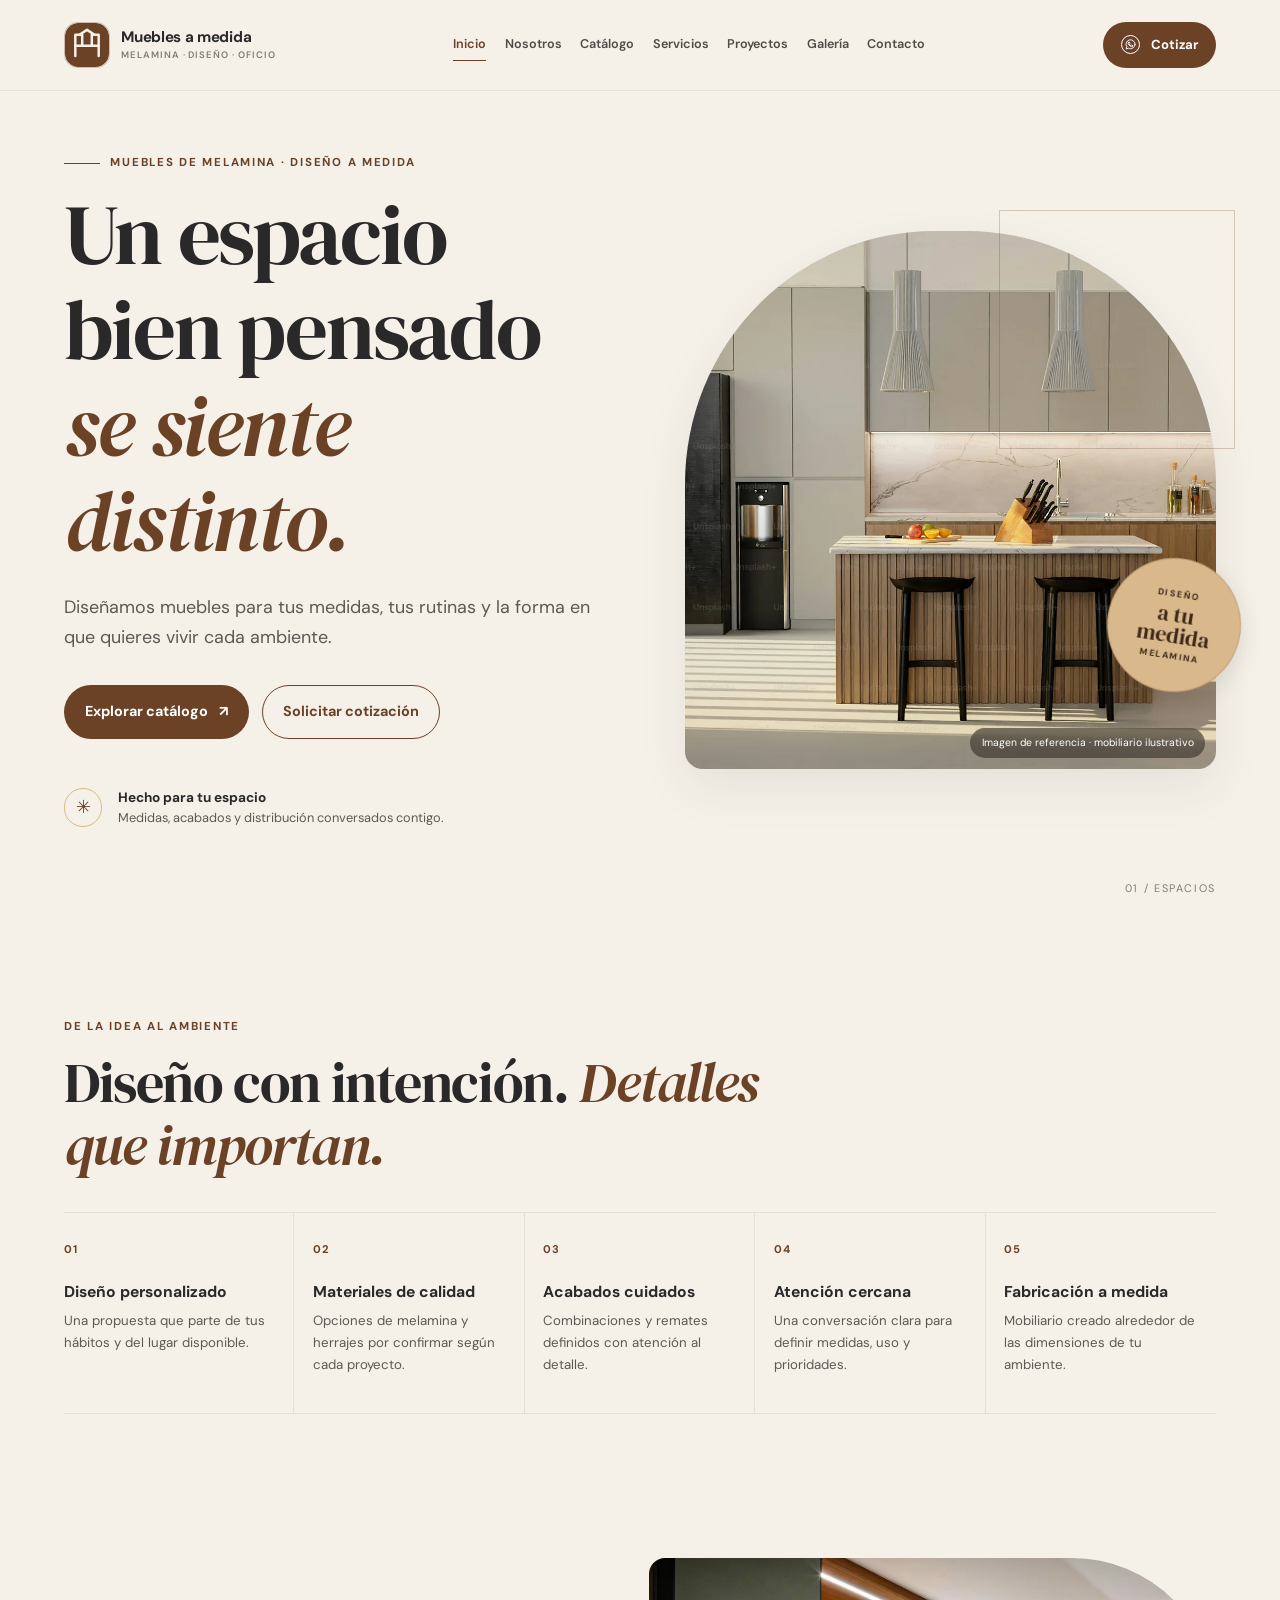
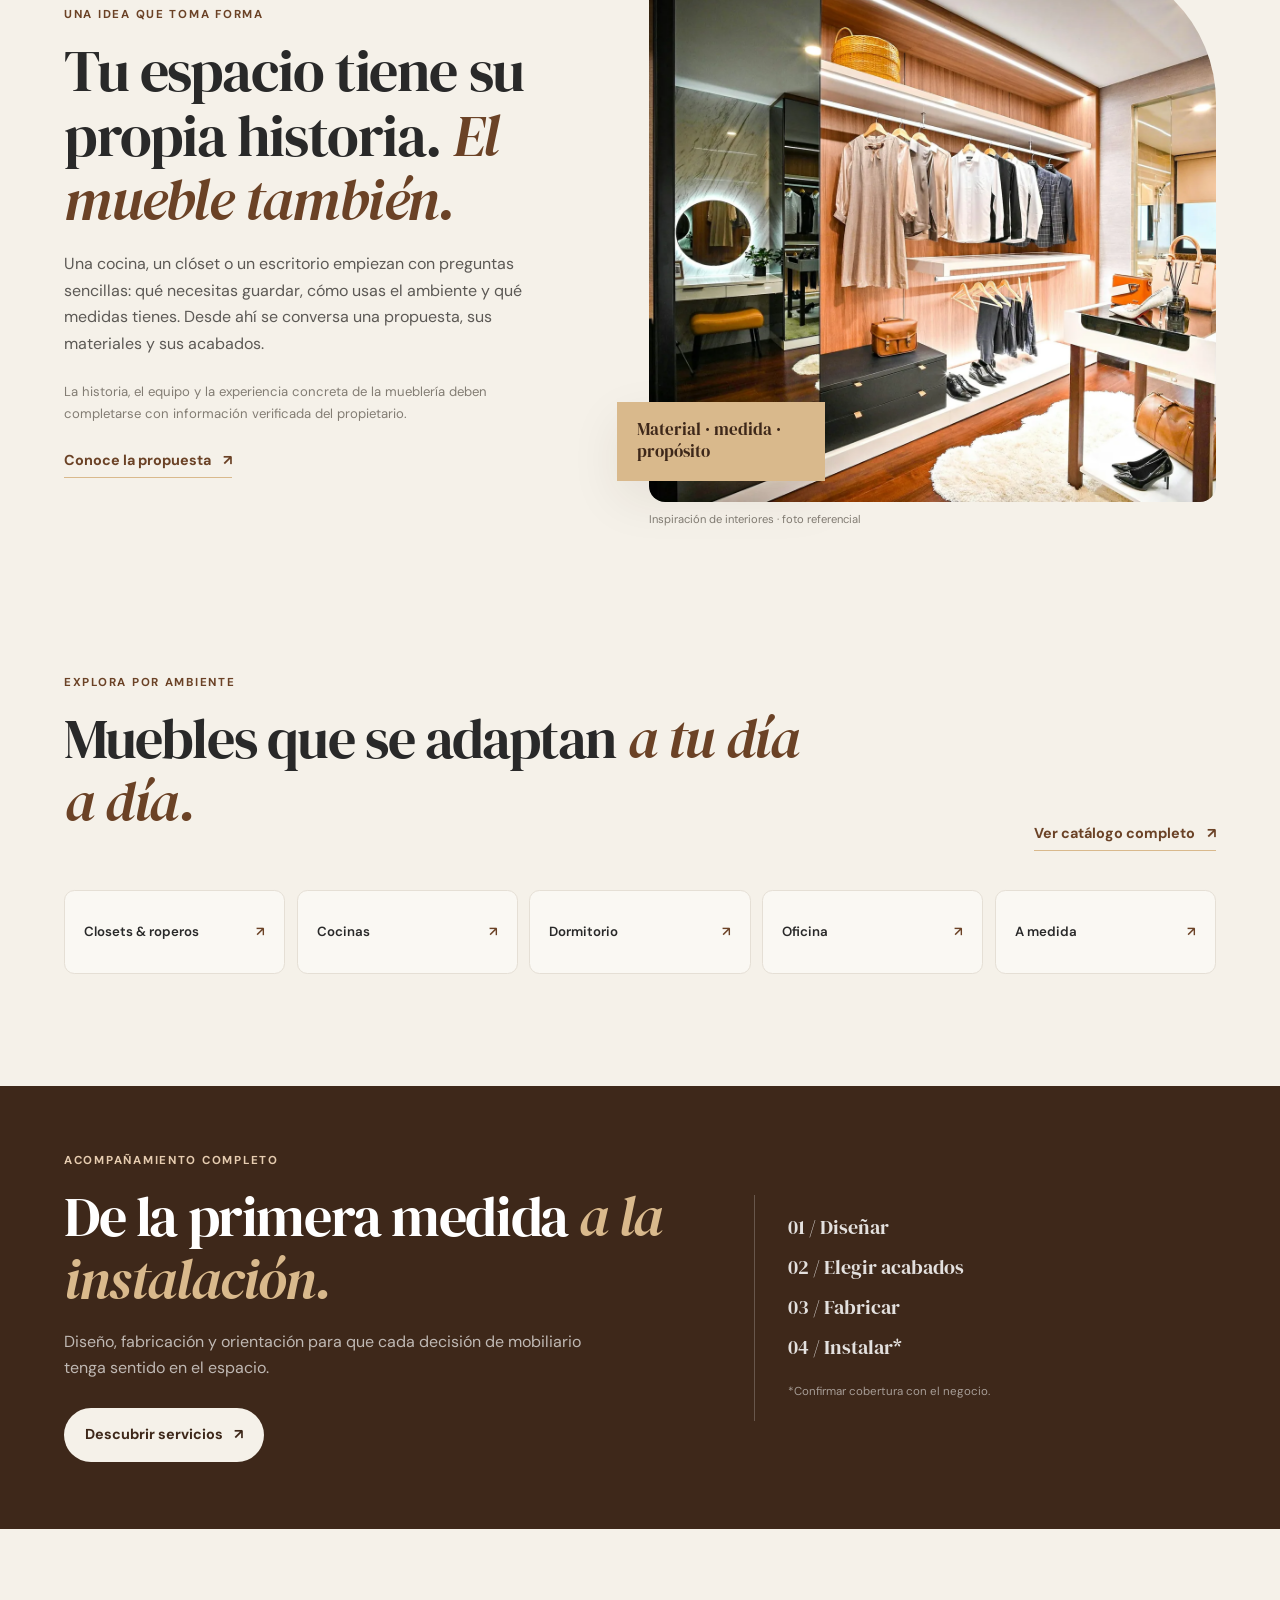
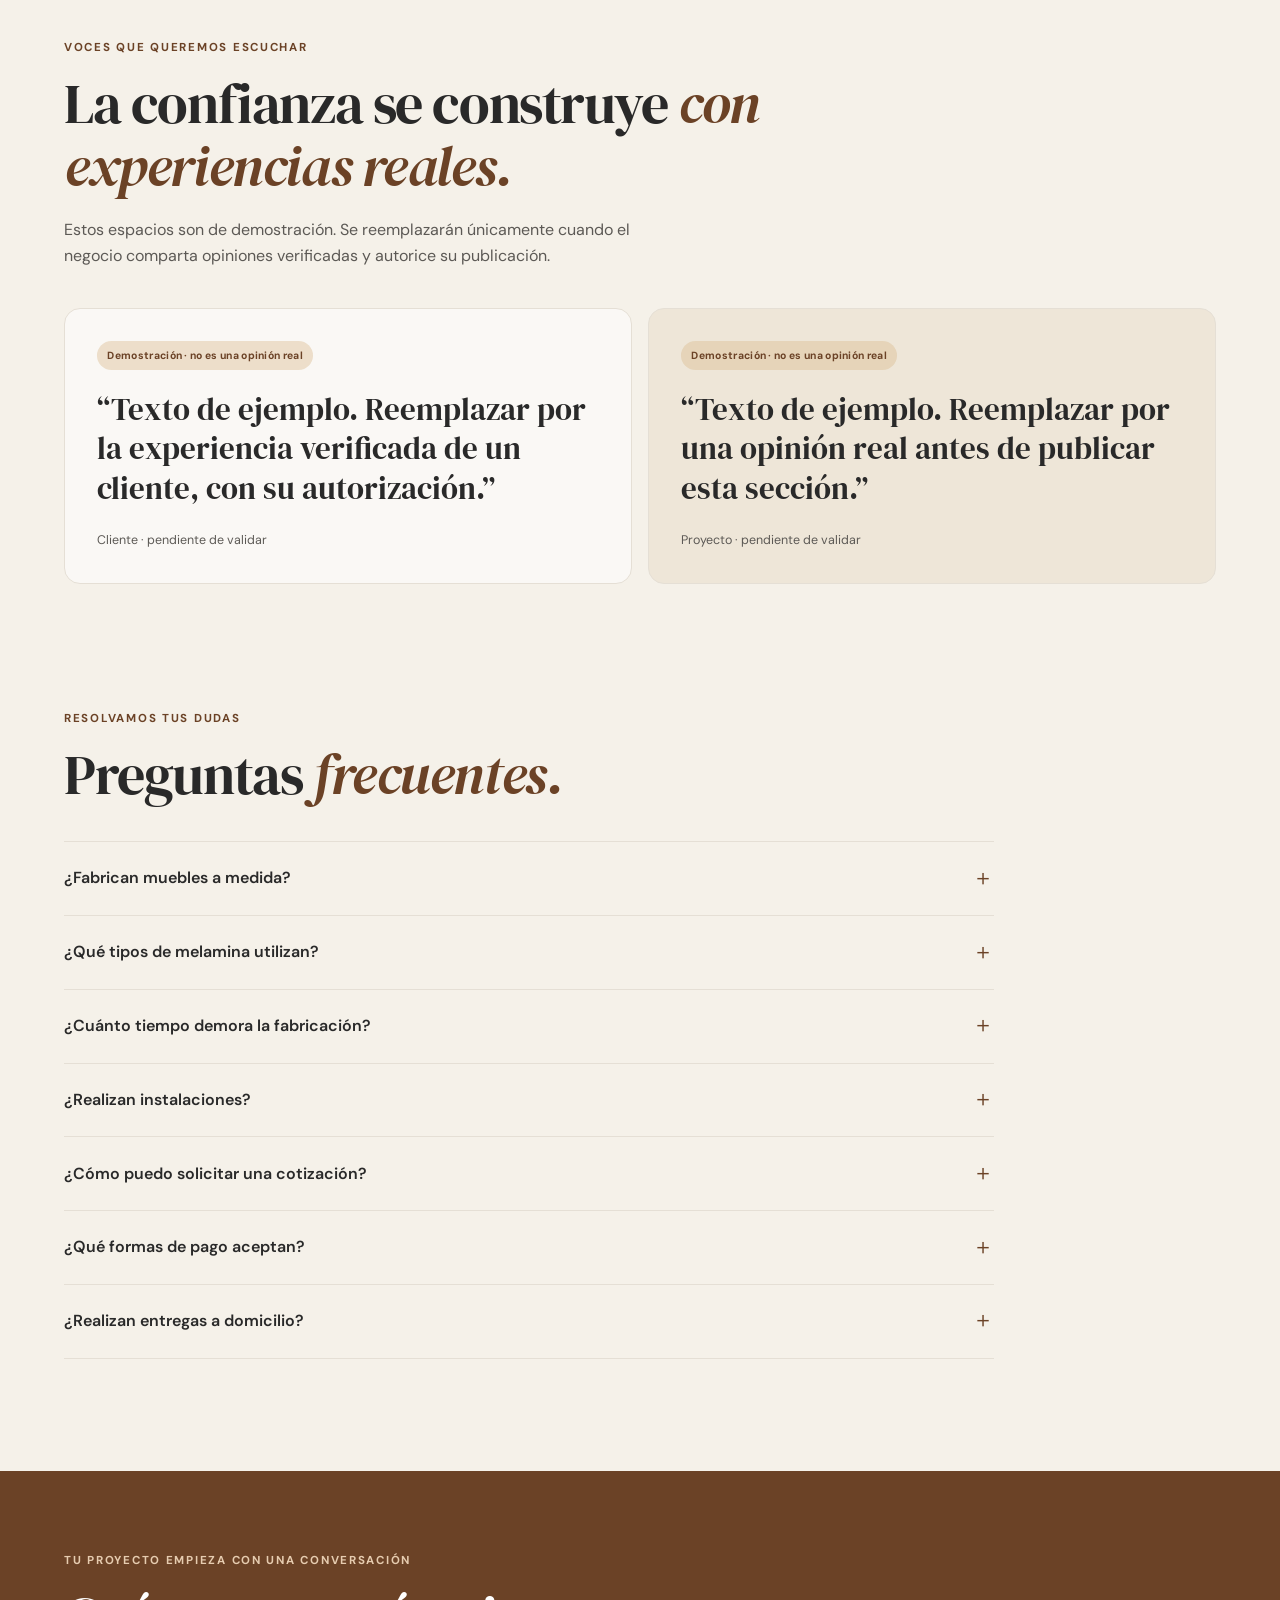
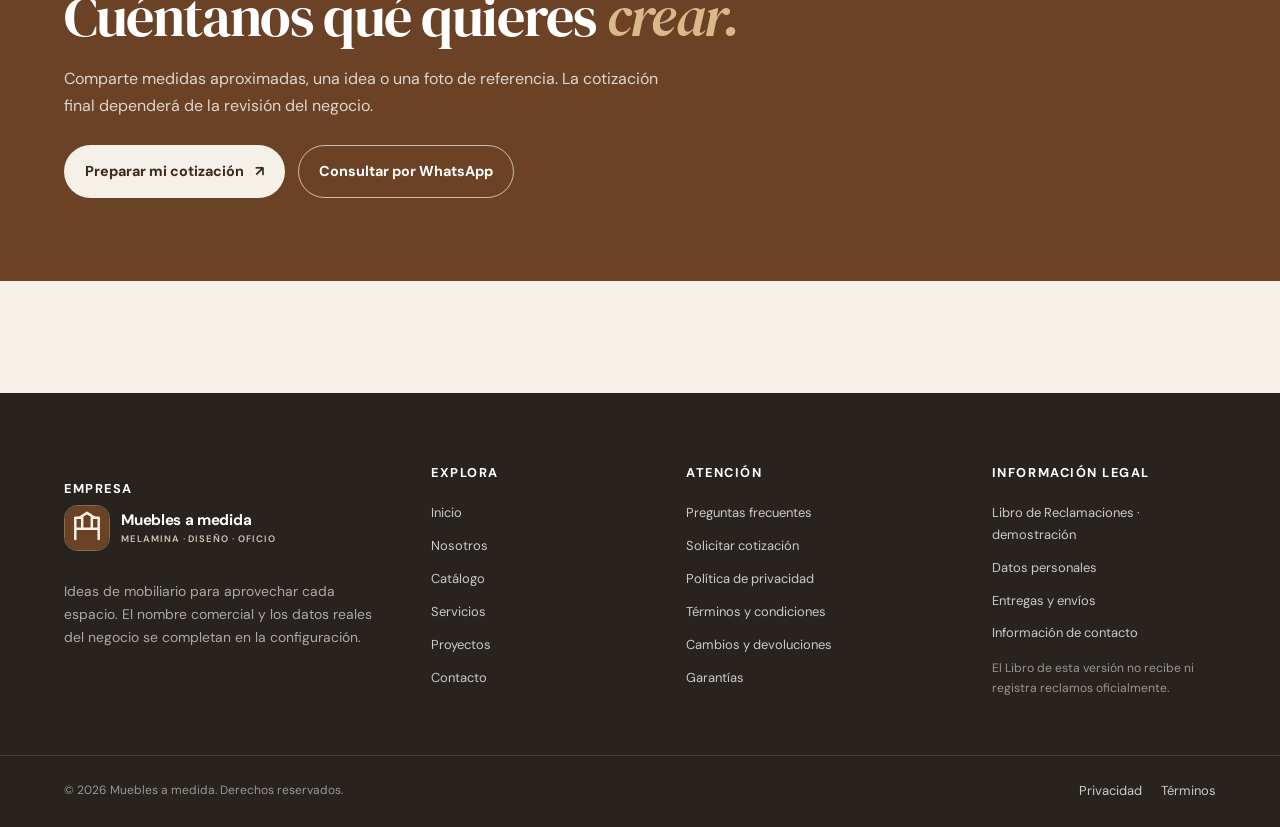
<file: index.html>
<!doctype html>
<html lang="es-PE">
<head>
<meta charset="utf-8"><meta name="viewport" content="width=device-width, initial-scale=1, viewport-fit=cover">
<title>Fabricación de Muebles de Melamina a Medida | Mueblería</title><meta name="description" content="Muebles de melamina para cocinas, closets, dormitorios y oficinas. Ideas a medida, catálogo referencial y cotización personalizada en Perú."><meta name="keywords" content="muebles de melamina, muebles a medida, cocinas de melamina, roperos y closets, muebles para oficina"><meta name="theme-color" content="#f5f1e9">
<meta property="og:type" content="website"><meta property="og:title" content="Fabricación de Muebles de Melamina a Medida | Mueblería"><meta property="og:description" content="Muebles de melamina para cocinas, closets, dormitorios y oficinas. Ideas a medida, catálogo referencial y cotización personalizada en Perú."><meta property="og:site_name" content="Muebles de melamina a medida"><meta name="twitter:card" content="summary"><meta name="twitter:title" content="Fabricación de Muebles de Melamina a Medida | Mueblería"><meta name="twitter:description" content="Muebles de melamina para cocinas, closets, dormitorios y oficinas. Ideas a medida, catálogo referencial y cotización personalizada en Perú.">
<link rel="icon" href="assets/logo/monograma.svg" type="image/svg+xml"><link rel="preconnect" href="https://fonts.googleapis.com"><link rel="preconnect" href="https://fonts.gstatic.com" crossorigin><link href="https://fonts.googleapis.com/css2?family=DM+Sans:wght@400;500;600;700&family=DM+Serif+Display&display=swap" rel="stylesheet">
<link rel="stylesheet" href="css/style.css"><link rel="stylesheet" href="css/componentes.css"><link rel="stylesheet" href="css/responsive.css"><script defer src="js/configuracion.js"></script><script defer src="js/productos.js"></script><script defer src="js/formularios.js"></script><script defer src="js/catalogo.js"></script><script defer src="js/main.js"></script>
</head><body data-base="" data-page="home"><a class="skip-link" href="#contenido">Saltar al contenido</a>
<header class="site-header"><div class="header-inner">
<a class="brand" href="index.html" aria-label="Ir al inicio de muebles a medida"><span class="brand-mark" data-brand-logo aria-hidden="true"><svg viewBox="0 0 48 48"><path d="M8 37V12h12v12h8V12h12v25M8 24h12m8 0h12M14 12l10-6 10 6"/></svg></span><span class="brand-copy"><strong data-brand-name>Muebles a medida</strong><small>Melamina · diseño · oficio</small></span></a>
<button class="nav-toggle" type="button" aria-expanded="false" aria-controls="primary-navigation" aria-label="Abrir menú"><span></span><span></span><span></span></button>
<nav class="primary-nav" id="primary-navigation" aria-label="Navegación principal"><a class="nav-link" href="index.html" aria-current="page">Inicio</a><a class="nav-link" href="nosotros.html">Nosotros</a><a class="nav-link" href="catalogo.html">Catálogo</a><a class="nav-link" href="servicios.html">Servicios</a><a class="nav-link" href="proyectos.html">Proyectos</a><a class="nav-link" href="galeria.html">Galería</a><a class="nav-link" href="contacto.html">Contacto</a></nav>
<a class="button button-small button-dark whatsapp-cta" data-whatsapp-cta aria-label="Ir al formulario de cotización" href="contacto.html#cotizacion"><span class="wa-icon" aria-hidden="true"><svg viewBox="0 0 24 24" aria-hidden="true" focusable="false"><path d="M20.2 11.5a8.2 8.2 0 0 1-12 7.2L4 20l1.1-4.1a8.2 8.2 0 1 1 15.1-4.4Z"></path><path d="M8.2 8.1c.2-.4.5-.6.9-.6h.6l1.2 2.8-.7.7c-.2.2-.2.4-.1.7.5.9 1.3 1.6 2.2 2 .3.1.5.1.7-.1l.6-.7 2.9 1.3v.6c-.1.4-.3.7-.7.9-.6.3-1.3.4-2 .2-3.2-.9-5.6-3.4-6.2-6.2-.1-.6.1-1.1.6-1.6Z"></path></svg></span><span>Cotizar</span></a>
</div></header><main id="contenido"><section class="hero hero-home"><div class="hero-copy" data-reveal><p class="eyebrow"><span class="eyebrow-line"></span> Muebles de melamina · diseño a medida</p><h1>Un espacio bien pensado <em>se siente distinto.</em></h1><p class="hero-lead">Diseñamos muebles para tus medidas, tus rutinas y la forma en que quieres vivir cada ambiente.</p><div class="hero-actions"><a class="button button-dark" href="catalogo.html">Explorar catálogo <span aria-hidden="true">↗</span></a><a class="button button-outline whatsapp-cta" data-whatsapp-cta href="contacto.html#cotizacion">Solicitar cotización</a></div><div class="hero-proof"><span class="proof-mark" aria-hidden="true">✳</span><p><strong>Hecho para tu espacio</strong><br><span>Medidas, acabados y distribución conversados contigo.</span></p></div></div><figure class="hero-visual" data-reveal><img class="hero-image" src="assets/img/hero-cocina.webp" data-asset="hero-cocina.webp" alt="Cocina contemporánea de melamina con frentes claros, madera y luz natural" loading="eager" decoding="async" fetchpriority="high"><figcaption>Imagen de referencia · mobiliario ilustrativo</figcaption><div class="hero-stamp"><span>Diseño</span><strong>a tu<br>medida</strong><span>Melamina</span></div></figure><div class="hero-index" aria-hidden="true">01 / espacios</div></section>
<section class="benefit-band section-wrap" aria-labelledby="benefits-heading"><div class="section-heading compact"><p class="eyebrow">De la idea al ambiente</p><h2 id="benefits-heading">Diseño con intención. <em>Detalles que importan.</em></h2></div><div class="benefit-list"><article><span class="benefit-number">01</span><h3>Diseño personalizado</h3><p>Una propuesta que parte de tus hábitos y del lugar disponible.</p></article><article><span class="benefit-number">02</span><h3>Materiales de calidad</h3><p>Opciones de melamina y herrajes por confirmar según cada proyecto.</p></article><article><span class="benefit-number">03</span><h3>Acabados cuidados</h3><p>Combinaciones y remates definidos con atención al detalle.</p></article><article><span class="benefit-number">04</span><h3>Atención cercana</h3><p>Una conversación clara para definir medidas, uso y prioridades.</p></article><article><span class="benefit-number">05</span><h3>Fabricación a medida</h3><p>Mobiliario creado alrededor de las dimensiones de tu ambiente.</p></article></div></section>
<section class="story-section section-wrap"><div class="story-copy" data-reveal><p class="eyebrow">Una idea que toma forma</p><h2>Tu espacio tiene su propia historia. <em>El mueble también.</em></h2><p>Una cocina, un clóset o un escritorio empiezan con preguntas sencillas: qué necesitas guardar, cómo usas el ambiente y qué medidas tienes. Desde ahí se conversa una propuesta, sus materiales y sus acabados.</p><p class="micro-note">La historia, el equipo y la experiencia concreta de la mueblería deben completarse con información verificada del propietario.</p><a class="text-link" href="nosotros.html">Conoce la propuesta <span aria-hidden="true">↗</span></a></div><figure class="story-image" data-reveal><img src="assets/img/closet-moderno.webp" data-asset="closet-moderno.webp" alt="Ambiente contemporáneo con clóset empotrado y acabado claro" loading="lazy" decoding="async"><figcaption>Inspiración de interiores · foto referencial</figcaption><span class="story-image-label">Material · medida · propósito</span></figure></section>
<section class="category-strip section-wrap" id="catalogo"><div class="section-heading section-heading-row"><div><p class="eyebrow">Explora por ambiente</p><h2>Muebles que se adaptan <em>a tu día a día.</em></h2></div><a class="text-link" href="catalogo.html">Ver catálogo completo <span aria-hidden="true">↗</span></a></div><div class="category-chips"><a href="catalogo.html?categoria=closets">Closets & roperos <span>↗</span></a><a href="catalogo.html?categoria=cocinas">Cocinas <span>↗</span></a><a href="catalogo.html?categoria=dormitorio">Dormitorio <span>↗</span></a><a href="catalogo.html?categoria=oficinas">Oficina <span>↗</span></a><a href="catalogo.html?categoria=personalizados">A medida <span>↗</span></a></div></section>
<section class="services-teaser"><div class="section-wrap service-teaser-inner"><div><p class="eyebrow eyebrow-light">Acompañamiento completo</p><h2>De la primera medida <em>a la instalación.</em></h2><p>Diseño, fabricación y orientación para que cada decisión de mobiliario tenga sentido en el espacio.</p><a class="button button-light" href="servicios.html">Descubrir servicios <span aria-hidden="true">↗</span></a></div><div class="service-teaser-notes"><span>01 / Diseñar</span><span>02 / Elegir acabados</span><span>03 / Fabricar</span><span>04 / Instalar*</span><small>*Confirmar cobertura con el negocio.</small></div></div></section>
<section class="testimonial-section section-wrap"><div class="section-heading"><p class="eyebrow">Voces que queremos escuchar</p><h2>La confianza se construye <em>con experiencias reales.</em></h2><p>Estos espacios son de demostración. Se reemplazarán únicamente cuando el negocio comparta opiniones verificadas y autorice su publicación.</p></div><div class="testimonial-grid"><article class="quote-card"><span class="demo-label">Demostración · no es una opinión real</span><blockquote>“Texto de ejemplo. Reemplazar por la experiencia verificada de un cliente, con su autorización.”</blockquote><p>Cliente · pendiente de validar</p></article><article class="quote-card quote-card-accent"><span class="demo-label">Demostración · no es una opinión real</span><blockquote>“Texto de ejemplo. Reemplazar por una opinión real antes de publicar esta sección.”</blockquote><p>Proyecto · pendiente de validar</p></article></div></section>
<section class="faq-section section-wrap" id="preguntas"><div class="section-heading"><p class="eyebrow">Resolvamos tus dudas</p><h2>Preguntas <em>frecuentes.</em></h2></div><div class="faq-list"><details><summary>¿Fabrican muebles a medida?<span aria-hidden="true">＋</span></summary><p>El sitio está preparado para recibir consultas sobre proyectos a medida. La empresa debe confirmar factibilidad, diseño, medidas y cobertura para cada solicitud.</p></details><details><summary>¿Qué tipos de melamina utilizan?<span aria-hidden="true">＋</span></summary><p>La carta de marcas, espesores y acabados debe completarse con las opciones reales del taller. Consulta antes de elegir un color o material específico.</p></details><details><summary>¿Cuánto tiempo demora la fabricación?<span aria-hidden="true">＋</span></summary><p>El plazo depende del diseño, materiales y carga de trabajo. El negocio debe confirmar el tiempo estimado de cada proyecto al cotizar.</p></details><details><summary>¿Realizan instalaciones?<span aria-hidden="true">＋</span></summary><p>La instalación debe confirmarse según la zona y el tipo de mueble. Indica tu distrito al solicitar una cotización.</p></details><details><summary>¿Cómo puedo solicitar una cotización?<span aria-hidden="true">＋</span></summary><p>Completa el formulario con el tipo de mueble, medidas aproximadas y una descripción. La consulta se prepara para abrir WhatsApp cuando el negocio configure su número.</p></details><details><summary>¿Qué formas de pago aceptan?<span aria-hidden="true">＋</span></summary><p>Los medios y condiciones de pago no han sido proporcionados. Solicita al negocio sus condiciones vigentes antes de confirmar un pedido.</p></details><details><summary>¿Realizan entregas a domicilio?<span aria-hidden="true">＋</span></summary><p>Las zonas, costos y plazos de entrega deben ser confirmados por la empresa y completados en la política de entregas antes de publicar.</p></details></div></section>
<section class="closing-cta"><div class="section-wrap closing-cta-inner"><p class="eyebrow eyebrow-light">Tu proyecto empieza con una conversación</p><h2>Cuéntanos qué quieres <em>crear.</em></h2><p>Comparte medidas aproximadas, una idea o una foto de referencia. La cotización final dependerá de la revisión del negocio.</p><div class="hero-actions"><a class="button button-light" href="contacto.html#cotizacion">Preparar mi cotización <span aria-hidden="true">↗</span></a><a class="button button-ghost-light whatsapp-cta" data-whatsapp-cta href="contacto.html#cotizacion">Consultar por WhatsApp</a></div></div></section></main><footer class="site-footer"><div class="footer-main">
<div class="footer-brand"><h2>Empresa</h2><a class="brand brand-footer" href="index.html"><span class="brand-mark" data-brand-logo aria-hidden="true"><svg viewBox="0 0 48 48"><path d="M8 37V12h12v12h8V12h12v25M8 24h12m8 0h12M14 12l10-6 10 6"/></svg></span><span class="brand-copy"><strong data-brand-name>Muebles a medida</strong><small>Melamina · diseño · oficio</small></span></a><p>Ideas de mobiliario para aprovechar cada espacio. El nombre comercial y los datos reales del negocio se completan en la configuración.</p><div class="footer-socials" id="footer-redes"><a href="contacto.html#redes" data-social="facebook" hidden>Facebook</a><a href="contacto.html#redes" data-social="instagram" hidden>Instagram</a><a href="contacto.html#redes" data-social="tiktok" hidden>TikTok</a></div></div>
<div class="footer-column"><h2>Explora</h2><a href="index.html">Inicio</a><a href="nosotros.html">Nosotros</a><a href="catalogo.html">Catálogo</a><a href="servicios.html">Servicios</a><a href="proyectos.html">Proyectos</a><a href="contacto.html">Contacto</a></div>
<div class="footer-column"><h2>Atención</h2><a href="index.html#preguntas">Preguntas frecuentes</a><a href="contacto.html#cotizacion">Solicitar cotización</a><a href="legales/privacidad.html">Política de privacidad</a><a href="legales/terminos.html">Términos y condiciones</a><a href="legales/cambios-devoluciones.html">Cambios y devoluciones</a><a href="legales/garantias.html">Garantías</a></div>
<div class="footer-column"><h2>Información legal</h2><a href="libro-reclamaciones.html">Libro de Reclamaciones · demostración</a><a href="legales/datos-personales.html">Datos personales</a><a href="legales/entregas.html">Entregas y envíos</a><a href="contacto.html">Información de contacto</a><p class="footer-disclaimer">El Libro de esta versión no recibe ni registra reclamos oficialmente.</p></div>
</div><div class="footer-bottom"><span>© <span data-current-year>2026</span> <span data-brand-name>Muebles a medida</span>. Derechos reservados.</span><div><a href="legales/privacidad.html">Privacidad</a><a href="legales/terminos.html">Términos</a></div></div></footer>
<a class="floating-whatsapp" data-whatsapp-cta href="contacto.html#cotizacion" aria-label="Abrir WhatsApp para solicitar una cotización" hidden><svg viewBox="0 0 24 24" aria-hidden="true" focusable="false"><path d="M20.2 11.5a8.2 8.2 0 0 1-12 7.2L4 20l1.1-4.1a8.2 8.2 0 1 1 15.1-4.4Z"></path><path d="M8.2 8.1c.2-.4.5-.6.9-.6h.6l1.2 2.8-.7.7c-.2.2-.2.4-.1.7.5.9 1.3 1.6 2.2 2 .3.1.5.1.7-.1l.6-.7 2.9 1.3v.6c-.1.4-.3.7-.7.9-.6.3-1.3.4-2 .2-3.2-.9-5.6-3.4-6.2-6.2-.1-.6.1-1.1.6-1.6Z"></path></svg></a>
<button class="back-to-top" type="button" aria-label="Volver al inicio">↑</button>
<div class="toast-region" aria-live="polite" aria-atomic="true"></div></body></html>
</file>
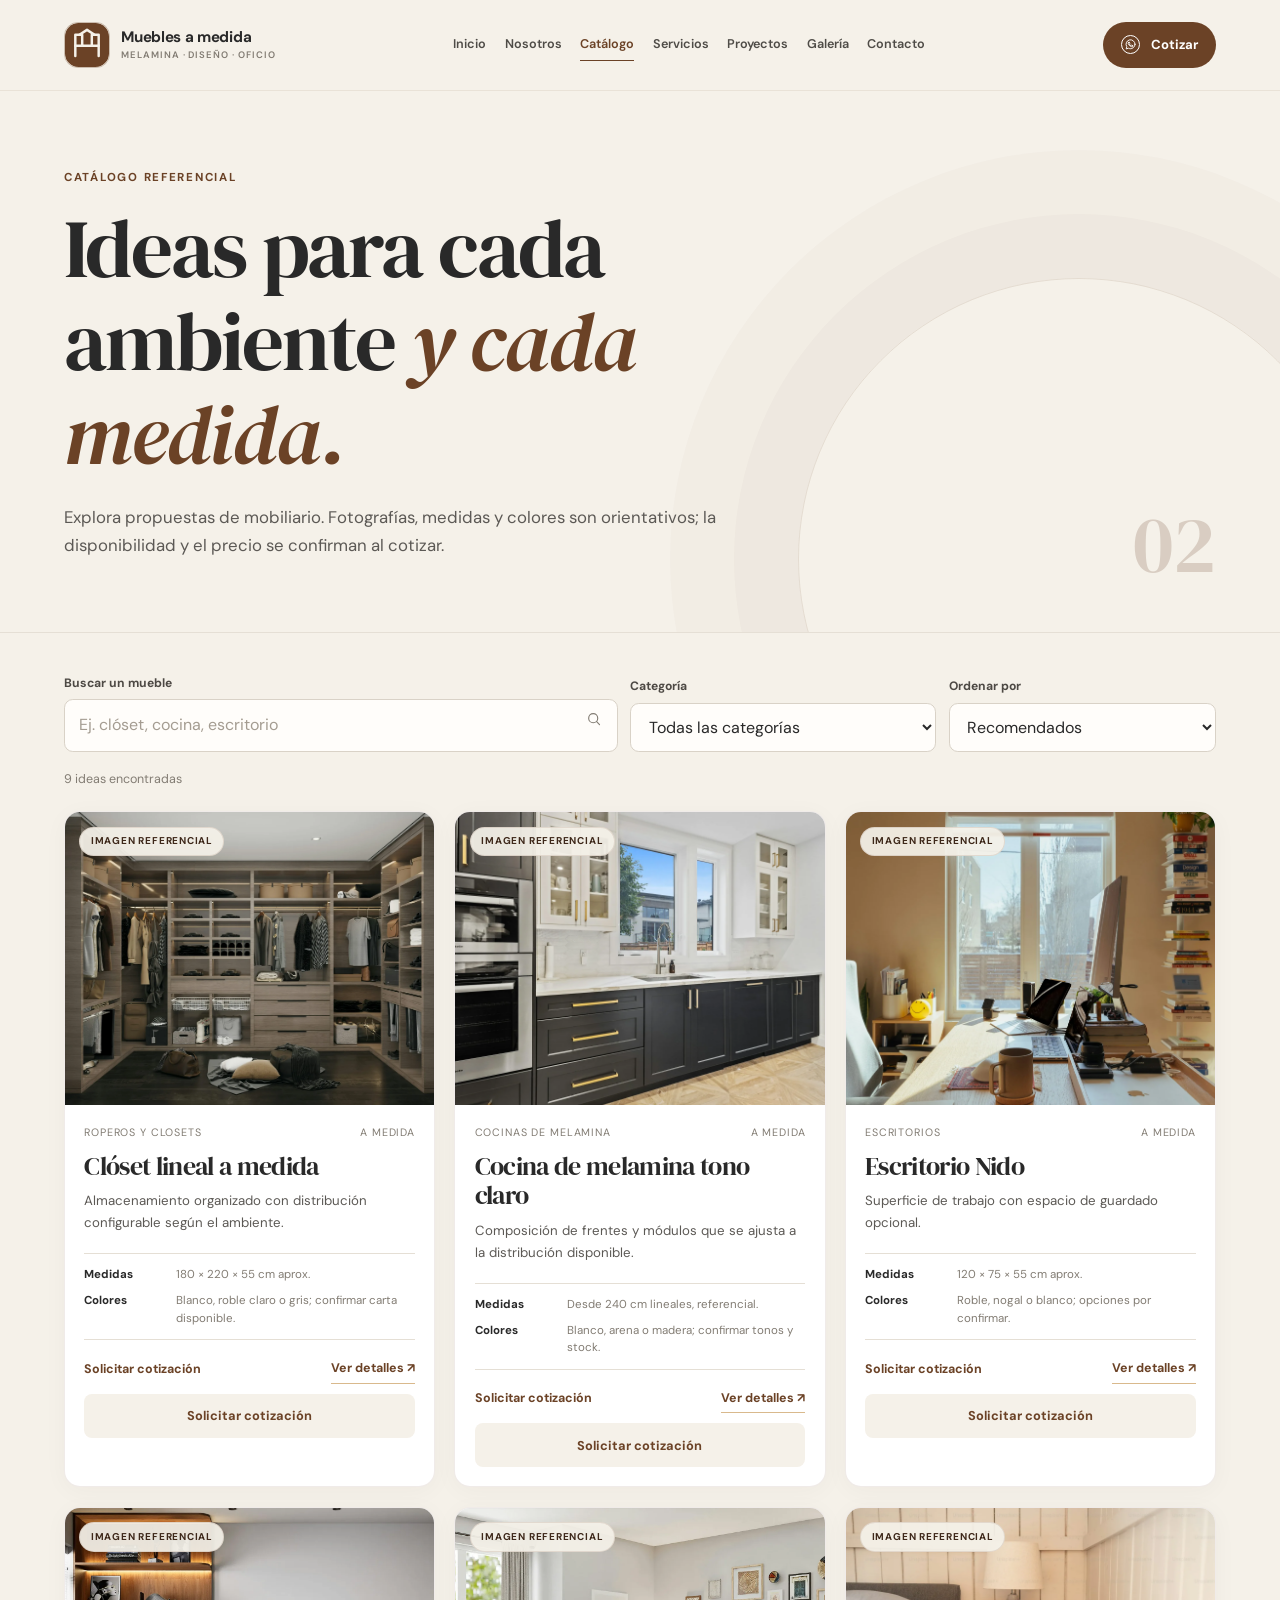
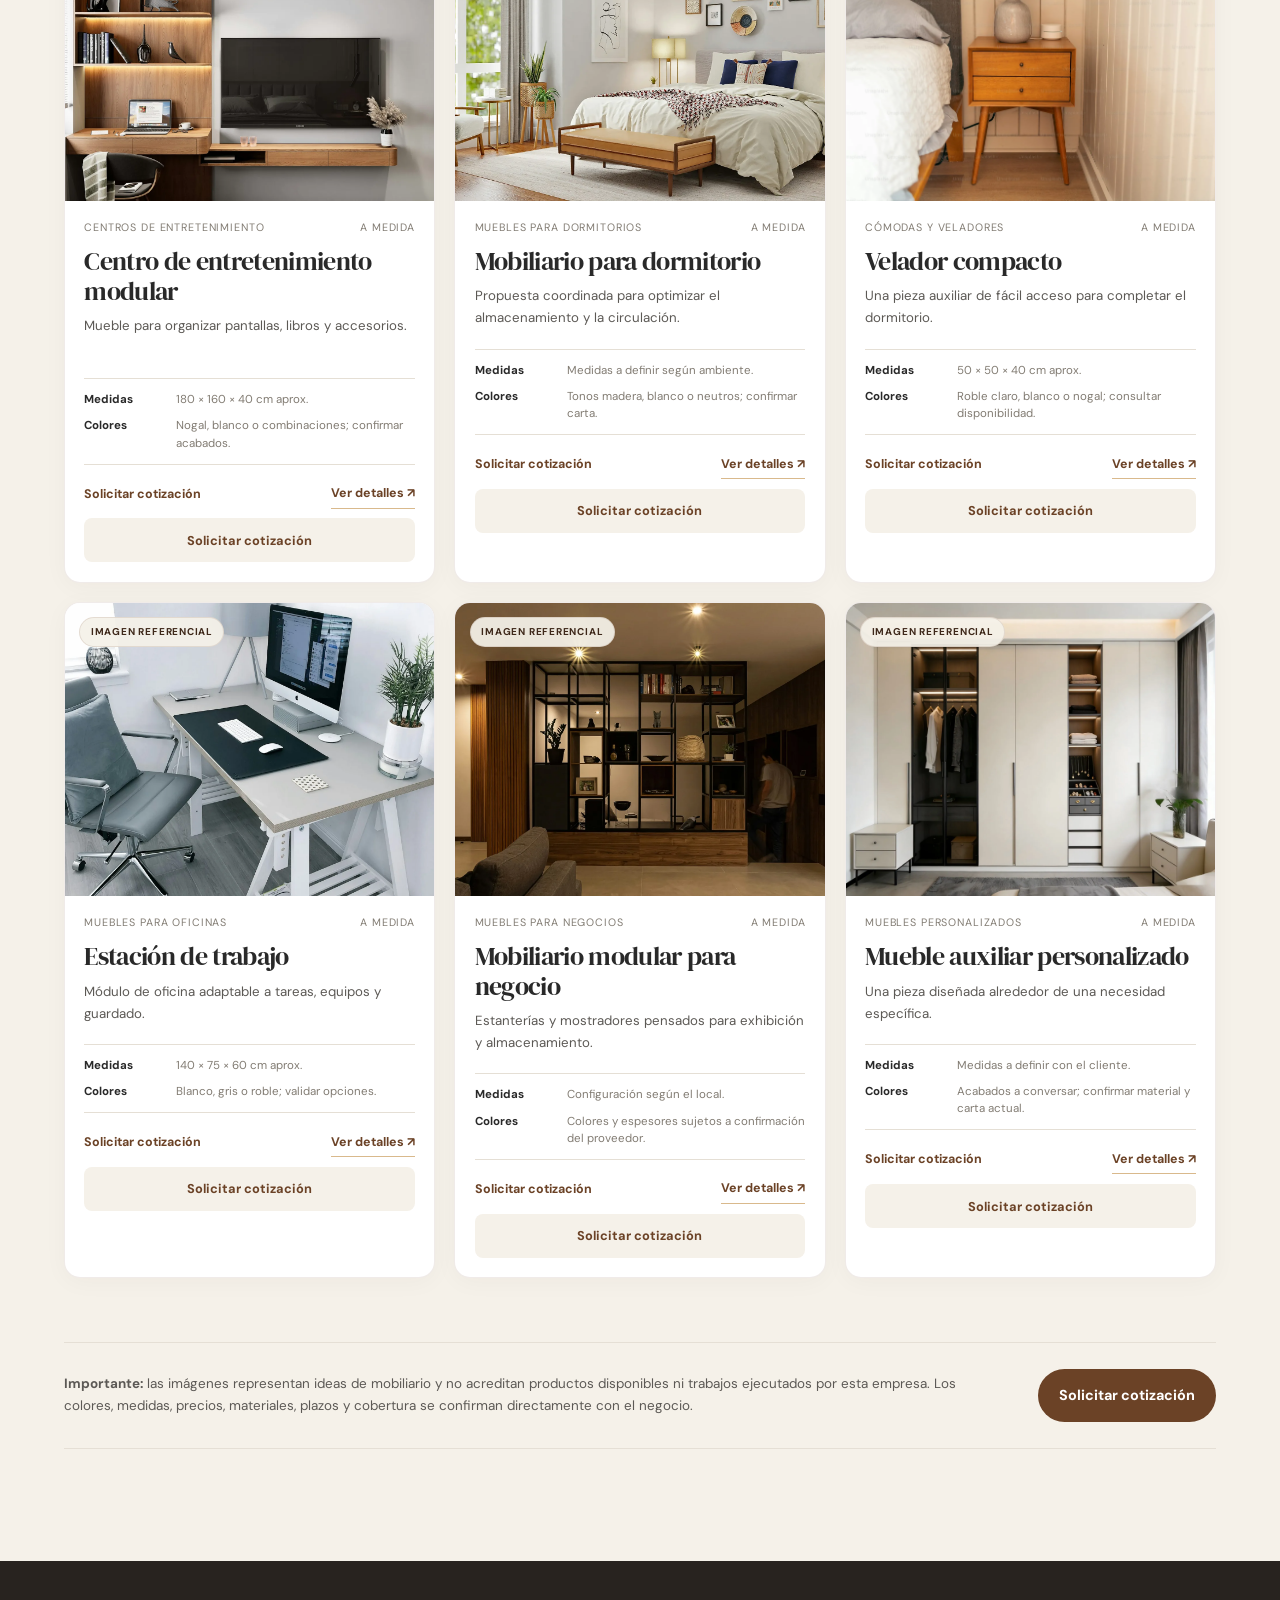
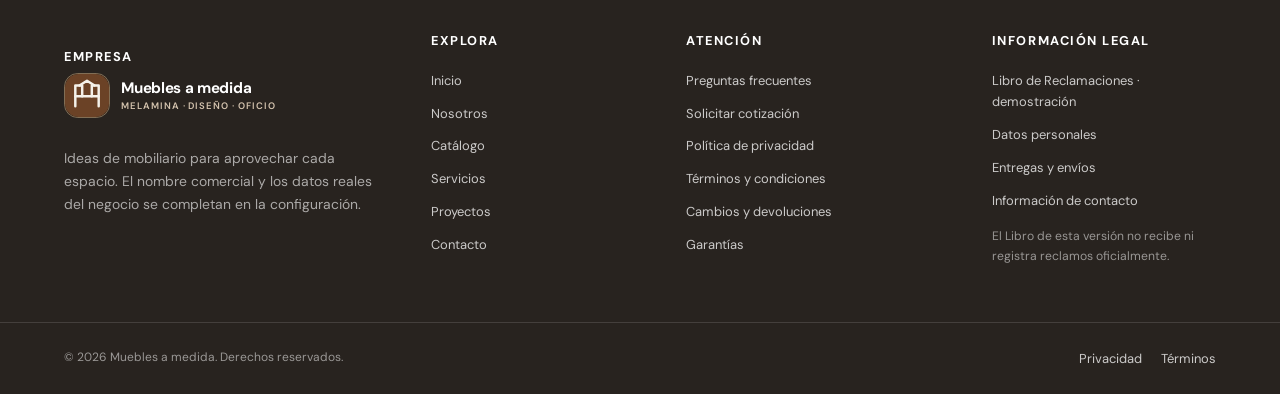
<file: catalogo.html>
<!doctype html>
<html lang="es-PE">
<head>
<meta charset="utf-8"><meta name="viewport" content="width=device-width, initial-scale=1, viewport-fit=cover">
<title>Catálogo de Muebles de Melamina | Mueblería</title><meta name="description" content="Explora closets, cocinas de melamina, escritorios, muebles de dormitorio, centros de entretenimiento, oficinas y proyectos a medida."><meta name="keywords" content="muebles de melamina, catálogo de muebles, closets a medida, cocinas, escritorios, muebles para oficinas"><meta name="theme-color" content="#f5f1e9">
<meta property="og:type" content="website"><meta property="og:title" content="Catálogo de Muebles de Melamina | Mueblería"><meta property="og:description" content="Explora closets, cocinas de melamina, escritorios, muebles de dormitorio, centros de entretenimiento, oficinas y proyectos a medida."><meta property="og:site_name" content="Muebles de melamina a medida"><meta name="twitter:card" content="summary"><meta name="twitter:title" content="Catálogo de Muebles de Melamina | Mueblería"><meta name="twitter:description" content="Explora closets, cocinas de melamina, escritorios, muebles de dormitorio, centros de entretenimiento, oficinas y proyectos a medida.">
<link rel="icon" href="assets/logo/monograma.svg" type="image/svg+xml"><link rel="preconnect" href="https://fonts.googleapis.com"><link rel="preconnect" href="https://fonts.gstatic.com" crossorigin><link href="https://fonts.googleapis.com/css2?family=DM+Sans:wght@400;500;600;700&family=DM+Serif+Display&display=swap" rel="stylesheet">
<link rel="stylesheet" href="css/style.css"><link rel="stylesheet" href="css/componentes.css"><link rel="stylesheet" href="css/responsive.css"><script defer src="js/configuracion.js"></script><script defer src="js/productos.js"></script><script defer src="js/formularios.js"></script><script defer src="js/catalogo.js"></script><script defer src="js/main.js"></script>
</head><body data-base="" data-page="catalog"><a class="skip-link" href="#contenido">Saltar al contenido</a>
<header class="site-header"><div class="header-inner">
<a class="brand" href="index.html" aria-label="Ir al inicio de muebles a medida"><span class="brand-mark" data-brand-logo aria-hidden="true"><svg viewBox="0 0 48 48"><path d="M8 37V12h12v12h8V12h12v25M8 24h12m8 0h12M14 12l10-6 10 6"/></svg></span><span class="brand-copy"><strong data-brand-name>Muebles a medida</strong><small>Melamina · diseño · oficio</small></span></a>
<button class="nav-toggle" type="button" aria-expanded="false" aria-controls="primary-navigation" aria-label="Abrir menú"><span></span><span></span><span></span></button>
<nav class="primary-nav" id="primary-navigation" aria-label="Navegación principal"><a class="nav-link" href="index.html">Inicio</a><a class="nav-link" href="nosotros.html">Nosotros</a><a class="nav-link" href="catalogo.html" aria-current="page">Catálogo</a><a class="nav-link" href="servicios.html">Servicios</a><a class="nav-link" href="proyectos.html">Proyectos</a><a class="nav-link" href="galeria.html">Galería</a><a class="nav-link" href="contacto.html">Contacto</a></nav>
<a class="button button-small button-dark whatsapp-cta" data-whatsapp-cta aria-label="Ir al formulario de cotización" href="contacto.html#cotizacion"><span class="wa-icon" aria-hidden="true"><svg viewBox="0 0 24 24" aria-hidden="true" focusable="false"><path d="M20.2 11.5a8.2 8.2 0 0 1-12 7.2L4 20l1.1-4.1a8.2 8.2 0 1 1 15.1-4.4Z"></path><path d="M8.2 8.1c.2-.4.5-.6.9-.6h.6l1.2 2.8-.7.7c-.2.2-.2.4-.1.7.5.9 1.3 1.6 2.2 2 .3.1.5.1.7-.1l.6-.7 2.9 1.3v.6c-.1.4-.3.7-.7.9-.6.3-1.3.4-2 .2-3.2-.9-5.6-3.4-6.2-6.2-.1-.6.1-1.1.6-1.6Z"></path></svg></span><span>Cotizar</span></a>
</div></header><main id="contenido"><section class="page-hero"><div class="page-hero-copy"><p class="eyebrow">Catálogo referencial</p><h1>Ideas para cada ambiente <em>y cada medida.</em></h1><p>Explora propuestas de mobiliario. Fotografías, medidas y colores son orientativos; la disponibilidad y el precio se confirman al cotizar.</p></div><span class="page-hero-mark" aria-hidden="true">02</span></section><section class="catalog-toolbar section-wrap" aria-label="Buscar y filtrar el catálogo"><div class="catalog-toolbar-top"><label class="field search-field"><span>Buscar un mueble</span><input type="search" id="product-search" placeholder="Ej. clóset, cocina, escritorio" autocomplete="off"><span class="search-icon" aria-hidden="true"><svg viewBox="0 0 24 24" focusable="false"><circle cx="10.8" cy="10.8" r="6.8"></circle><path d="m16 16 4.3 4.3"></path></svg></span></label><label class="field"><span>Categoría</span><select id="category-filter"><option value="all">Todas las categorías</option><option value="closets">Roperos y closets</option><option value="cocinas">Cocinas de melamina</option><option value="escritorios">Escritorios</option><option value="entretenimiento">Centros de entretenimiento</option><option value="dormitorio">Muebles para dormitorios</option><option value="comodas">Cómodas y veladores</option><option value="oficinas">Muebles para oficinas</option><option value="negocios">Muebles para negocios</option><option value="personalizados">Muebles personalizados</option></select></label><label class="field"><span>Ordenar por</span><select id="product-sort"><option value="featured">Recomendados</option><option value="az">Nombre: A–Z</option><option value="za">Nombre: Z–A</option></select></label></div><p class="catalog-results" id="catalog-results" aria-live="polite">9 ideas de muebles</p></section><section class="catalog-section section-wrap"><div class="product-grid" id="product-grid"><article class="product-card" data-product-card data-id="mueble-closet" data-category="closets" data-name="clóset lineal a medida" data-search="clóset lineal a medida almacenamiento organizado con distribución configurable según el ambiente. closets"><a class="product-photo" href="contacto.html#cotizacion" data-product-details="mueble-closet" aria-label="Ver detalles de Clóset lineal a medida"><img src="assets/img/closet-lineal.webp" data-asset="closet-lineal.webp" alt="Clóset lineal blanco con puertas altas y espacio abierto de almacenamiento" loading="lazy" decoding="async"><span class="image-badge">Referencia</span></a><div class="product-card-body"><div class="product-meta"><span>closets</span><span>A medida</span></div><h2>Clóset lineal a medida</h2><p>Almacenamiento organizado con distribución configurable según el ambiente.</p><div class="product-facts"><span><b>Medidas</b>180 × 220 × 55 cm aprox.</span><span><b>Colores</b>Blanco, roble claro o gris; confirmar carta disponible.</span></div><div class="product-card-bottom"><span class="price-label">Solicitar cotización</span><a class="text-link" href="contacto.html#cotizacion" data-product-details="mueble-closet">Ver detalles <span aria-hidden="true">↗</span></a></div><a class="product-wa-link" href="contacto.html#cotizacion" data-whatsapp-product="mueble-closet">Solicitar cotización</a></div></article><article class="product-card" data-product-card data-id="cocina-clara" data-category="cocinas" data-name="cocina de melamina tono claro" data-search="cocina de melamina tono claro composición de frentes y módulos que se ajusta a la distribución disponible. cocinas"><a class="product-photo" href="contacto.html#cotizacion" data-product-details="cocina-clara" aria-label="Ver detalles de Cocina de melamina tono claro"><img src="assets/img/cocina-clara.webp" data-asset="cocina-clara.webp" alt="Cocina contemporánea con gabinetes claros y cubierta amplia" loading="lazy" decoding="async"><span class="image-badge">Referencia</span></a><div class="product-card-body"><div class="product-meta"><span>cocinas</span><span>A medida</span></div><h2>Cocina de melamina tono claro</h2><p>Composición de frentes y módulos que se ajusta a la distribución disponible.</p><div class="product-facts"><span><b>Medidas</b>Desde 240 cm lineales, referencial</span><span><b>Colores</b>Blanco, arena o madera; confirmar tonos y stock.</span></div><div class="product-card-bottom"><span class="price-label">Solicitar cotización</span><a class="text-link" href="contacto.html#cotizacion" data-product-details="cocina-clara">Ver detalles <span aria-hidden="true">↗</span></a></div><a class="product-wa-link" href="contacto.html#cotizacion" data-whatsapp-product="cocina-clara">Solicitar cotización</a></div></article><article class="product-card" data-product-card data-id="escritorio-nido" data-category="escritorios" data-name="escritorio nido" data-search="escritorio nido superficie de trabajo con espacio de guardado opcional. escritorios"><a class="product-photo" href="contacto.html#cotizacion" data-product-details="escritorio-nido" aria-label="Ver detalles de Escritorio Nido"><img src="assets/img/escritorio-luz-natural.webp" data-asset="escritorio-luz-natural.webp" alt="Escritorio de madera junto a una ventana con luz natural" loading="lazy" decoding="async"><span class="image-badge">Referencia</span></a><div class="product-card-body"><div class="product-meta"><span>escritorios</span><span>A medida</span></div><h2>Escritorio Nido</h2><p>Superficie de trabajo con espacio de guardado opcional.</p><div class="product-facts"><span><b>Medidas</b>120 × 75 × 55 cm aprox.</span><span><b>Colores</b>Roble, nogal o blanco; opciones por confirmar.</span></div><div class="product-card-bottom"><span class="price-label">Solicitar cotización</span><a class="text-link" href="contacto.html#cotizacion" data-product-details="escritorio-nido">Ver detalles <span aria-hidden="true">↗</span></a></div><a class="product-wa-link" href="contacto.html#cotizacion" data-whatsapp-product="escritorio-nido">Solicitar cotización</a></div></article><article class="product-card" data-product-card data-id="centro-modular" data-category="entretenimiento" data-name="centro de entretenimiento modular" data-search="centro de entretenimiento modular mueble para organizar pantallas, libros y accesorios. entretenimiento"><a class="product-photo" href="contacto.html#cotizacion" data-product-details="centro-modular" aria-label="Ver detalles de Centro de entretenimiento modular"><img src="assets/img/centro-tv.webp" data-asset="centro-tv.webp" alt="Mueble de entretenimiento moderno con panel y estantes" loading="lazy" decoding="async"><span class="image-badge">Referencia</span></a><div class="product-card-body"><div class="product-meta"><span>entretenimiento</span><span>A medida</span></div><h2>Centro de entretenimiento modular</h2><p>Mueble para organizar pantallas, libros y accesorios.</p><div class="product-facts"><span><b>Medidas</b>180 × 160 × 40 cm aprox.</span><span><b>Colores</b>Nogal, blanco o combinaciones; confirmar acabados.</span></div><div class="product-card-bottom"><span class="price-label">Solicitar cotización</span><a class="text-link" href="contacto.html#cotizacion" data-product-details="centro-modular">Ver detalles <span aria-hidden="true">↗</span></a></div><a class="product-wa-link" href="contacto.html#cotizacion" data-whatsapp-product="centro-modular">Solicitar cotización</a></div></article><article class="product-card" data-product-card data-id="dormitorio-sereno" data-category="dormitorio" data-name="mobiliario para dormitorio" data-search="mobiliario para dormitorio propuesta coordinada para optimizar el almacenamiento y la circulación. dormitorio"><a class="product-photo" href="contacto.html#cotizacion" data-product-details="dormitorio-sereno" aria-label="Ver detalles de Mobiliario para dormitorio"><img src="assets/img/dormitorio.webp" data-asset="dormitorio.webp" alt="Dormitorio luminoso con mobiliario de líneas sencillas" loading="lazy" decoding="async"><span class="image-badge">Referencia</span></a><div class="product-card-body"><div class="product-meta"><span>dormitorio</span><span>A medida</span></div><h2>Mobiliario para dormitorio</h2><p>Propuesta coordinada para optimizar el almacenamiento y la circulación.</p><div class="product-facts"><span><b>Medidas</b>Medidas a definir según ambiente</span><span><b>Colores</b>Tonos madera, blanco o neutros; confirmar carta.</span></div><div class="product-card-bottom"><span class="price-label">Solicitar cotización</span><a class="text-link" href="contacto.html#cotizacion" data-product-details="dormitorio-sereno">Ver detalles <span aria-hidden="true">↗</span></a></div><a class="product-wa-link" href="contacto.html#cotizacion" data-whatsapp-product="dormitorio-sereno">Solicitar cotización</a></div></article><article class="product-card" data-product-card data-id="velador-compacto" data-category="comodas" data-name="velador compacto" data-search="velador compacto una pieza auxiliar de fácil acceso para completar el dormitorio. comodas"><a class="product-photo" href="contacto.html#cotizacion" data-product-details="velador-compacto" aria-label="Ver detalles de Velador compacto"><img src="assets/img/velador.webp" data-asset="velador.webp" alt="Mesa de noche de madera junto a una cama en tono claro" loading="lazy" decoding="async"><span class="image-badge">Referencia</span></a><div class="product-card-body"><div class="product-meta"><span>comodas</span><span>A medida</span></div><h2>Velador compacto</h2><p>Una pieza auxiliar de fácil acceso para completar el dormitorio.</p><div class="product-facts"><span><b>Medidas</b>50 × 50 × 40 cm aprox.</span><span><b>Colores</b>Roble claro, blanco o nogal; consultar disponibilidad.</span></div><div class="product-card-bottom"><span class="price-label">Solicitar cotización</span><a class="text-link" href="contacto.html#cotizacion" data-product-details="velador-compacto">Ver detalles <span aria-hidden="true">↗</span></a></div><a class="product-wa-link" href="contacto.html#cotizacion" data-whatsapp-product="velador-compacto">Solicitar cotización</a></div></article><article class="product-card" data-product-card data-id="estacion-trabajo" data-category="oficinas" data-name="estación de trabajo" data-search="estación de trabajo módulo de oficina adaptable a tareas, equipos y guardado. oficinas"><a class="product-photo" href="contacto.html#cotizacion" data-product-details="estacion-trabajo" aria-label="Ver detalles de Estación de trabajo"><img src="assets/img/oficina-clara.webp" data-asset="oficina-clara.webp" alt="Escritorio de oficina con archivadores en una habitación luminosa" loading="lazy" decoding="async"><span class="image-badge">Referencia</span></a><div class="product-card-body"><div class="product-meta"><span>oficinas</span><span>A medida</span></div><h2>Estación de trabajo</h2><p>Módulo de oficina adaptable a tareas, equipos y guardado.</p><div class="product-facts"><span><b>Medidas</b>140 × 75 × 60 cm aprox.</span><span><b>Colores</b>Blanco, gris o roble; validar opciones.</span></div><div class="product-card-bottom"><span class="price-label">Solicitar cotización</span><a class="text-link" href="contacto.html#cotizacion" data-product-details="estacion-trabajo">Ver detalles <span aria-hidden="true">↗</span></a></div><a class="product-wa-link" href="contacto.html#cotizacion" data-whatsapp-product="estacion-trabajo">Solicitar cotización</a></div></article><article class="product-card" data-product-card data-id="modular-negocio" data-category="negocios" data-name="mobiliario modular para negocio" data-search="mobiliario modular para negocio estanterías y mostradores pensados para exhibición y almacenamiento. negocios"><a class="product-photo" href="contacto.html#cotizacion" data-product-details="modular-negocio" aria-label="Ver detalles de Mobiliario modular para negocio"><img src="assets/img/estanteria-sala.webp" data-asset="estanteria-sala.webp" alt="Mueble modular de madera con estantes de exhibición" loading="lazy" decoding="async"><span class="image-badge">Referencia</span></a><div class="product-card-body"><div class="product-meta"><span>negocios</span><span>A medida</span></div><h2>Mobiliario modular para negocio</h2><p>Estanterías y mostradores pensados para exhibición y almacenamiento.</p><div class="product-facts"><span><b>Medidas</b>Configuración según el local</span><span><b>Colores</b>Colores y espesores sujetos a confirmación del proveedor.</span></div><div class="product-card-bottom"><span class="price-label">Solicitar cotización</span><a class="text-link" href="contacto.html#cotizacion" data-product-details="modular-negocio">Ver detalles <span aria-hidden="true">↗</span></a></div><a class="product-wa-link" href="contacto.html#cotizacion" data-whatsapp-product="modular-negocio">Solicitar cotización</a></div></article><article class="product-card" data-product-card data-id="auxiliar-personalizado" data-category="personalizados" data-name="mueble auxiliar personalizado" data-search="mueble auxiliar personalizado una pieza diseñada alrededor de una necesidad específica. personalizados"><a class="product-photo" href="contacto.html#cotizacion" data-product-details="auxiliar-personalizado" aria-label="Ver detalles de Mueble auxiliar personalizado"><img src="assets/img/armario-claro.webp" data-asset="armario-claro.webp" alt="Mueble modular blanco con compartimientos abiertos y cerrados" loading="lazy" decoding="async"><span class="image-badge">Referencia</span></a><div class="product-card-body"><div class="product-meta"><span>personalizados</span><span>A medida</span></div><h2>Mueble auxiliar personalizado</h2><p>Una pieza diseñada alrededor de una necesidad específica.</p><div class="product-facts"><span><b>Medidas</b>Medidas a definir con el cliente</span><span><b>Colores</b>Acabados a conversar; confirmar material y carta actual.</span></div><div class="product-card-bottom"><span class="price-label">Solicitar cotización</span><a class="text-link" href="contacto.html#cotizacion" data-product-details="auxiliar-personalizado">Ver detalles <span aria-hidden="true">↗</span></a></div><a class="product-wa-link" href="contacto.html#cotizacion" data-whatsapp-product="auxiliar-personalizado">Solicitar cotización</a></div></article></div><div class="empty-state" id="catalog-empty" hidden><span aria-hidden="true">⌕</span><h2>No encontramos coincidencias</h2><p>Prueba con otra palabra o cambia el filtro.</p><button type="button" class="button button-outline" id="clear-catalog">Ver todos los muebles</button></div></section><section class="note-band section-wrap"><p><strong>Importante:</strong> las imágenes representan ideas de mobiliario y no acreditan productos disponibles ni trabajos ejecutados por esta empresa. Los colores, medidas, precios, materiales, plazos y cobertura se confirman directamente con el negocio.</p><a class="button button-dark" href="contacto.html#cotizacion">Solicitar cotización</a></section><dialog class="product-dialog" id="product-modal" aria-labelledby="modal-title"><div class="dialog-content" id="product-modal-content"></div><button class="dialog-close" type="button" data-close-dialog aria-label="Cerrar detalles">×</button></dialog></main><footer class="site-footer"><div class="footer-main">
<div class="footer-brand"><h2>Empresa</h2><a class="brand brand-footer" href="index.html"><span class="brand-mark" data-brand-logo aria-hidden="true"><svg viewBox="0 0 48 48"><path d="M8 37V12h12v12h8V12h12v25M8 24h12m8 0h12M14 12l10-6 10 6"/></svg></span><span class="brand-copy"><strong data-brand-name>Muebles a medida</strong><small>Melamina · diseño · oficio</small></span></a><p>Ideas de mobiliario para aprovechar cada espacio. El nombre comercial y los datos reales del negocio se completan en la configuración.</p><div class="footer-socials" id="footer-redes"><a href="contacto.html#redes" data-social="facebook" hidden>Facebook</a><a href="contacto.html#redes" data-social="instagram" hidden>Instagram</a><a href="contacto.html#redes" data-social="tiktok" hidden>TikTok</a></div></div>
<div class="footer-column"><h2>Explora</h2><a href="index.html">Inicio</a><a href="nosotros.html">Nosotros</a><a href="catalogo.html">Catálogo</a><a href="servicios.html">Servicios</a><a href="proyectos.html">Proyectos</a><a href="contacto.html">Contacto</a></div>
<div class="footer-column"><h2>Atención</h2><a href="index.html#preguntas">Preguntas frecuentes</a><a href="contacto.html#cotizacion">Solicitar cotización</a><a href="legales/privacidad.html">Política de privacidad</a><a href="legales/terminos.html">Términos y condiciones</a><a href="legales/cambios-devoluciones.html">Cambios y devoluciones</a><a href="legales/garantias.html">Garantías</a></div>
<div class="footer-column"><h2>Información legal</h2><a href="libro-reclamaciones.html">Libro de Reclamaciones · demostración</a><a href="legales/datos-personales.html">Datos personales</a><a href="legales/entregas.html">Entregas y envíos</a><a href="contacto.html">Información de contacto</a><p class="footer-disclaimer">El Libro de esta versión no recibe ni registra reclamos oficialmente.</p></div>
</div><div class="footer-bottom"><span>© <span data-current-year>2026</span> <span data-brand-name>Muebles a medida</span>. Derechos reservados.</span><div><a href="legales/privacidad.html">Privacidad</a><a href="legales/terminos.html">Términos</a></div></div></footer>
<a class="floating-whatsapp" data-whatsapp-cta href="contacto.html#cotizacion" aria-label="Abrir WhatsApp para solicitar una cotización" hidden><svg viewBox="0 0 24 24" aria-hidden="true" focusable="false"><path d="M20.2 11.5a8.2 8.2 0 0 1-12 7.2L4 20l1.1-4.1a8.2 8.2 0 1 1 15.1-4.4Z"></path><path d="M8.2 8.1c.2-.4.5-.6.9-.6h.6l1.2 2.8-.7.7c-.2.2-.2.4-.1.7.5.9 1.3 1.6 2.2 2 .3.1.5.1.7-.1l.6-.7 2.9 1.3v.6c-.1.4-.3.7-.7.9-.6.3-1.3.4-2 .2-3.2-.9-5.6-3.4-6.2-6.2-.1-.6.1-1.1.6-1.6Z"></path></svg></a>
<button class="back-to-top" type="button" aria-label="Volver al inicio">↑</button>
<div class="toast-region" aria-live="polite" aria-atomic="true"></div></body></html>
</file>
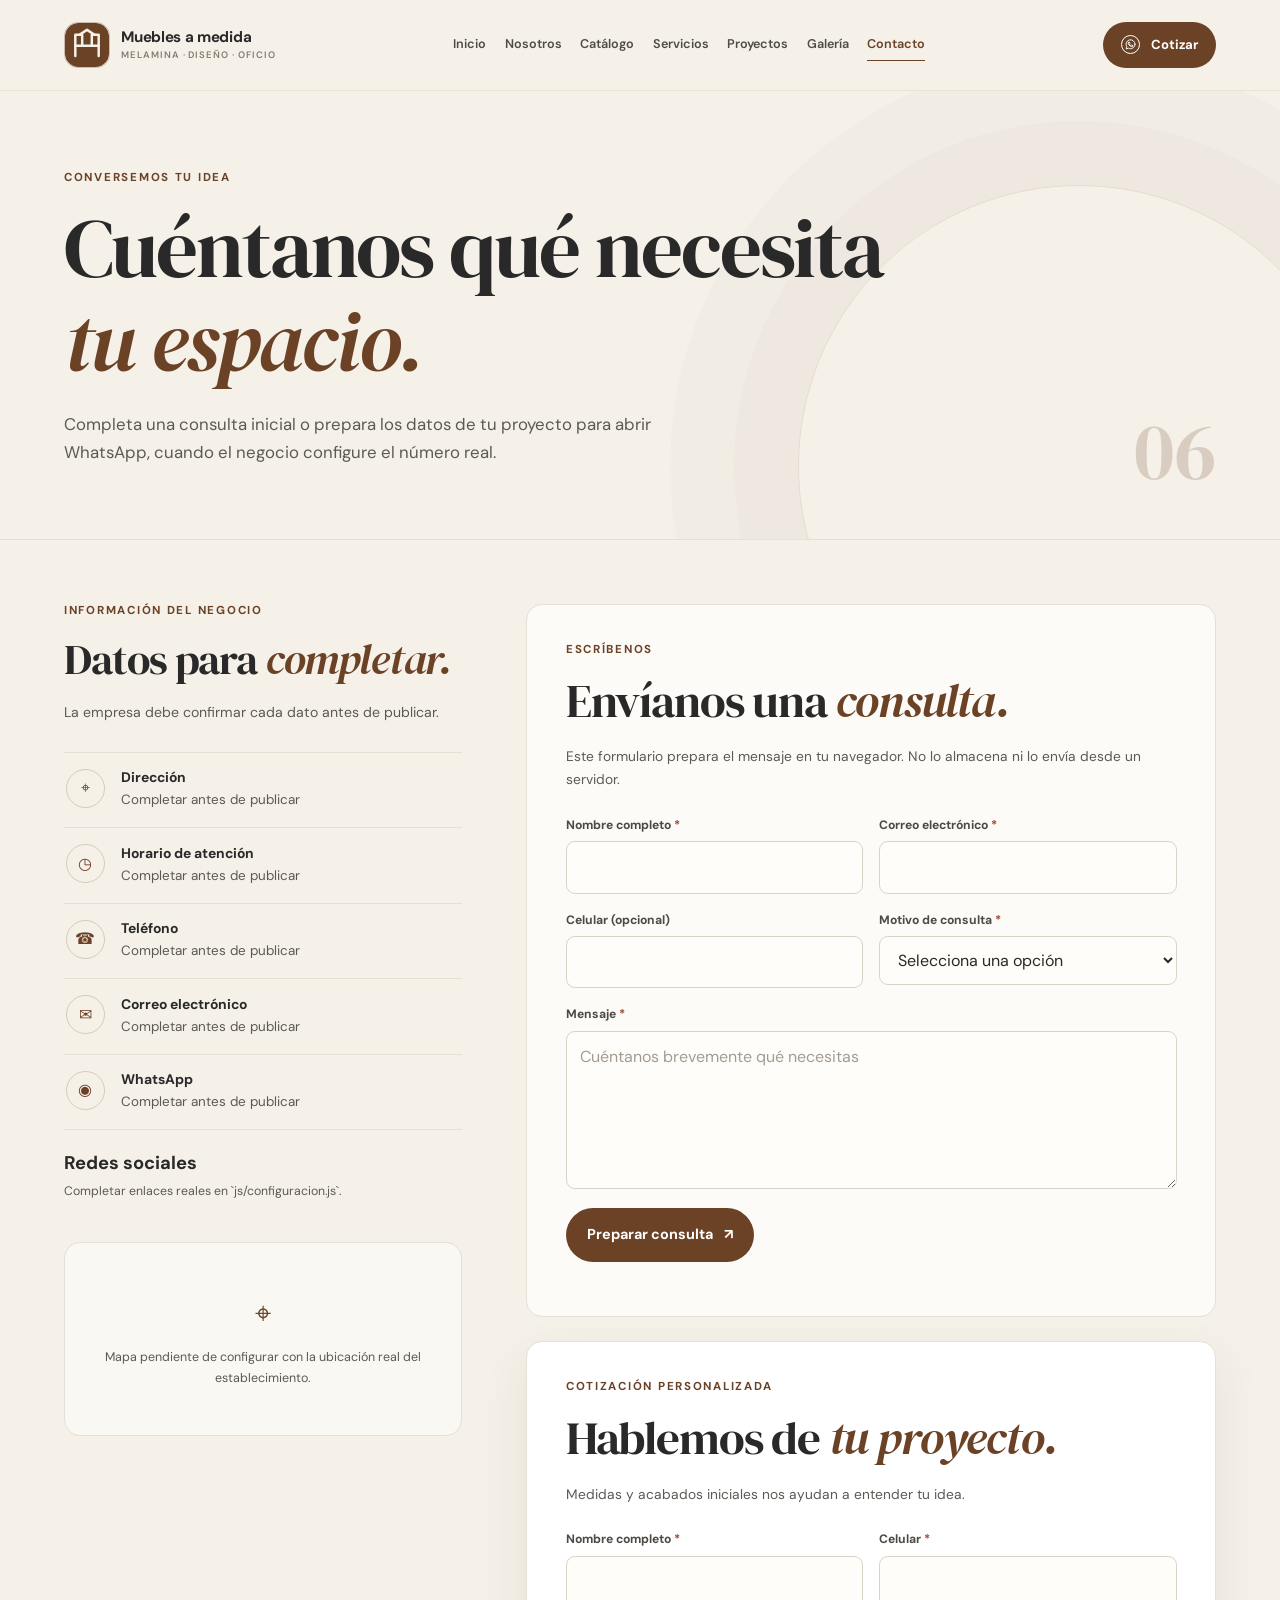
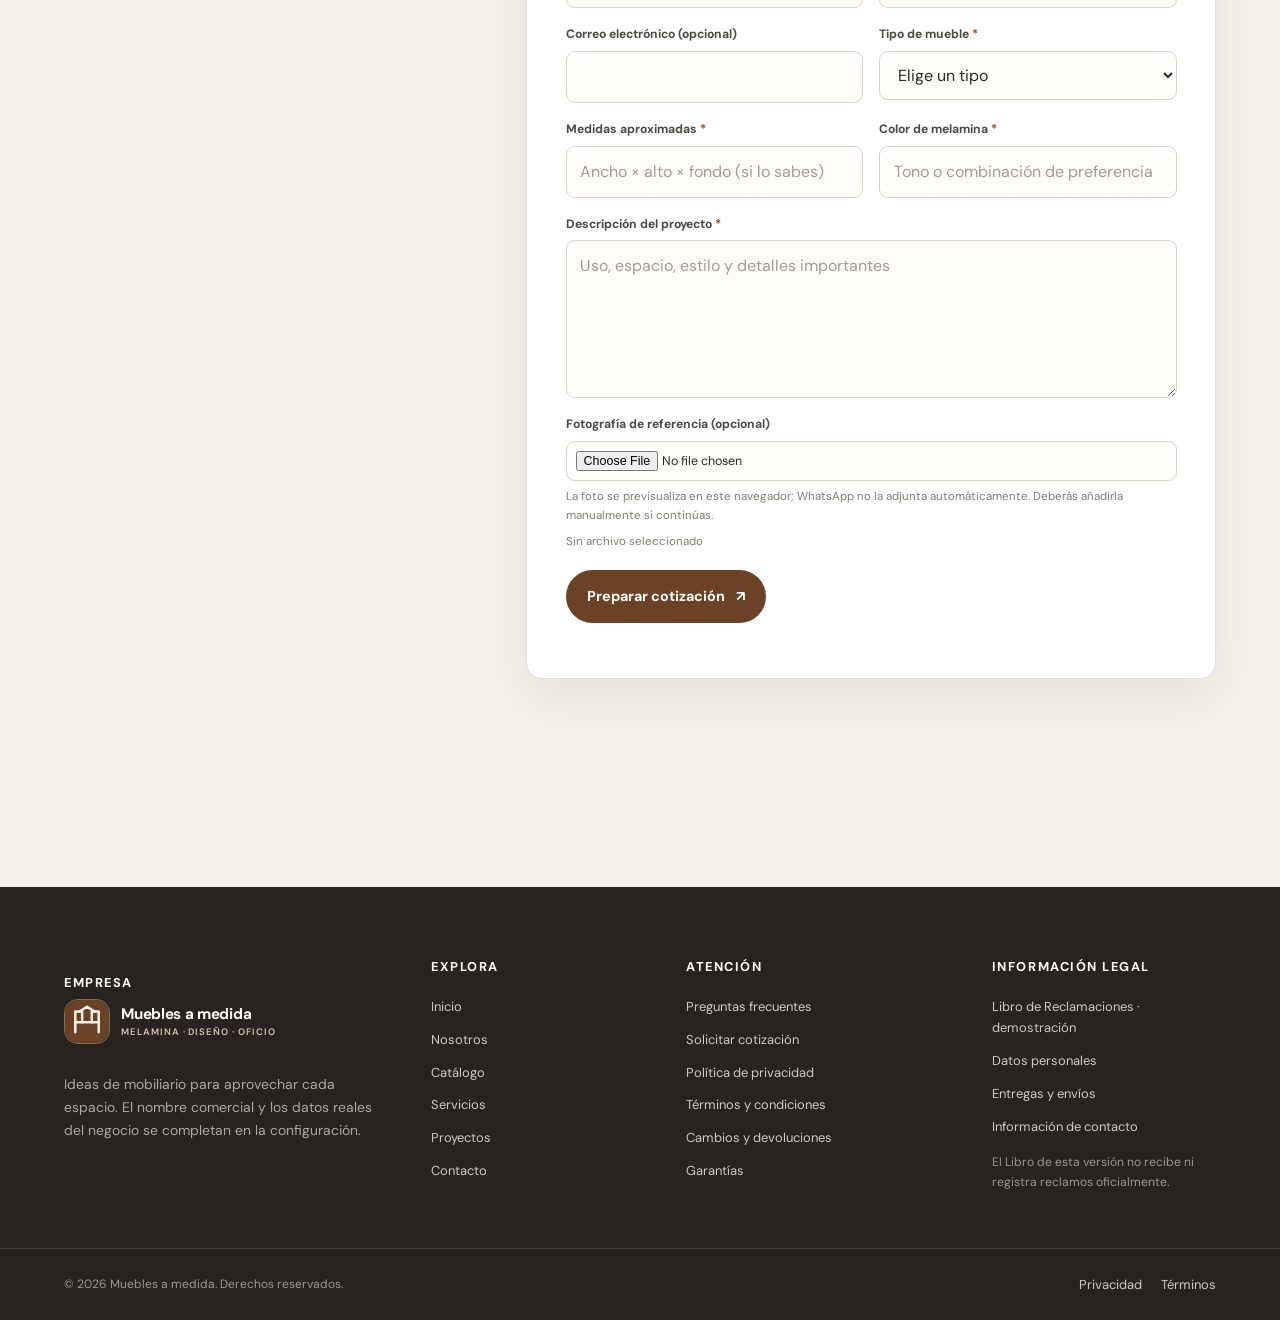
<file: contacto.html>
<!doctype html>
<html lang="es-PE">
<head>
<meta charset="utf-8"><meta name="viewport" content="width=device-width, initial-scale=1, viewport-fit=cover">
<title>Contacto y Cotización de Muebles de Melamina | Mueblería</title><meta name="description" content="Contacta para cotizar muebles a medida. Formulario de consulta que prepara un mensaje de WhatsApp y datos empresariales pendientes de configurar."><meta name="keywords" content="contacto mueblería, cotización de muebles, WhatsApp muebles a medida, muebles de melamina Perú"><meta name="theme-color" content="#f5f1e9">
<meta property="og:type" content="website"><meta property="og:title" content="Contacto y Cotización de Muebles de Melamina | Mueblería"><meta property="og:description" content="Contacta para cotizar muebles a medida. Formulario de consulta que prepara un mensaje de WhatsApp y datos empresariales pendientes de configurar."><meta property="og:site_name" content="Muebles de melamina a medida"><meta name="twitter:card" content="summary"><meta name="twitter:title" content="Contacto y Cotización de Muebles de Melamina | Mueblería"><meta name="twitter:description" content="Contacta para cotizar muebles a medida. Formulario de consulta que prepara un mensaje de WhatsApp y datos empresariales pendientes de configurar.">
<link rel="icon" href="assets/logo/monograma.svg" type="image/svg+xml"><link rel="preconnect" href="https://fonts.googleapis.com"><link rel="preconnect" href="https://fonts.gstatic.com" crossorigin><link href="https://fonts.googleapis.com/css2?family=DM+Sans:wght@400;500;600;700&family=DM+Serif+Display&display=swap" rel="stylesheet">
<link rel="stylesheet" href="css/style.css"><link rel="stylesheet" href="css/componentes.css"><link rel="stylesheet" href="css/responsive.css"><script defer src="js/configuracion.js"></script><script defer src="js/productos.js"></script><script defer src="js/formularios.js"></script><script defer src="js/catalogo.js"></script><script defer src="js/main.js"></script>
</head><body data-base="" data-page="contact"><a class="skip-link" href="#contenido">Saltar al contenido</a>
<header class="site-header"><div class="header-inner">
<a class="brand" href="index.html" aria-label="Ir al inicio de muebles a medida"><span class="brand-mark" data-brand-logo aria-hidden="true"><svg viewBox="0 0 48 48"><path d="M8 37V12h12v12h8V12h12v25M8 24h12m8 0h12M14 12l10-6 10 6"/></svg></span><span class="brand-copy"><strong data-brand-name>Muebles a medida</strong><small>Melamina · diseño · oficio</small></span></a>
<button class="nav-toggle" type="button" aria-expanded="false" aria-controls="primary-navigation" aria-label="Abrir menú"><span></span><span></span><span></span></button>
<nav class="primary-nav" id="primary-navigation" aria-label="Navegación principal"><a class="nav-link" href="index.html">Inicio</a><a class="nav-link" href="nosotros.html">Nosotros</a><a class="nav-link" href="catalogo.html">Catálogo</a><a class="nav-link" href="servicios.html">Servicios</a><a class="nav-link" href="proyectos.html">Proyectos</a><a class="nav-link" href="galeria.html">Galería</a><a class="nav-link" href="contacto.html" aria-current="page">Contacto</a></nav>
<a class="button button-small button-dark whatsapp-cta" data-whatsapp-cta aria-label="Ir al formulario de cotización" href="contacto.html#cotizacion"><span class="wa-icon" aria-hidden="true"><svg viewBox="0 0 24 24" aria-hidden="true" focusable="false"><path d="M20.2 11.5a8.2 8.2 0 0 1-12 7.2L4 20l1.1-4.1a8.2 8.2 0 1 1 15.1-4.4Z"></path><path d="M8.2 8.1c.2-.4.5-.6.9-.6h.6l1.2 2.8-.7.7c-.2.2-.2.4-.1.7.5.9 1.3 1.6 2.2 2 .3.1.5.1.7-.1l.6-.7 2.9 1.3v.6c-.1.4-.3.7-.7.9-.6.3-1.3.4-2 .2-3.2-.9-5.6-3.4-6.2-6.2-.1-.6.1-1.1.6-1.6Z"></path></svg></span><span>Cotizar</span></a>
</div></header><main id="contenido"><section class="page-hero"><div class="page-hero-copy"><p class="eyebrow">Conversemos tu idea</p><h1>Cuéntanos qué necesita <em>tu espacio.</em></h1><p>Completa una consulta inicial o prepara los datos de tu proyecto para abrir WhatsApp, cuando el negocio configure el número real.</p></div><span class="page-hero-mark" aria-hidden="true">06</span></section><section class="contact-layout section-wrap"><div class="contact-information"><div class="contact-info-heading"><p class="eyebrow">Información del negocio</p><h2>Datos para <em>completar.</em></h2><p>La empresa debe confirmar cada dato antes de publicar.</p></div><div class="contact-detail-list"><article><span class="contact-icon" aria-hidden="true">⌖</span><div><h3>Dirección</h3><p data-business-field="address">Completar antes de publicar</p></div></article><article><span class="contact-icon" aria-hidden="true">◷</span><div><h3>Horario de atención</h3><p data-business-field="hours">Completar antes de publicar</p></div></article><article><span class="contact-icon" aria-hidden="true">☎</span><div><h3>Teléfono</h3><p data-business-field="phoneDisplay">Completar antes de publicar</p></div></article><article><span class="contact-icon" aria-hidden="true">✉</span><div><h3>Correo electrónico</h3><p data-business-field="email">Completar antes de publicar</p></div></article><article><span class="contact-icon" aria-hidden="true">◉</span><div><h3>WhatsApp</h3><p data-business-field="whatsappDisplay">Completar antes de publicar</p></div></article></div><div class="social-list" id="redes"><h3>Redes sociales</h3><p>Completar enlaces reales en `js/configuracion.js`.</p><div><a href="contacto.html#redes" data-social="facebook" hidden>Facebook <span>↗</span></a><a href="contacto.html#redes" data-social="instagram" hidden>Instagram <span>↗</span></a><a href="contacto.html#redes" data-social="tiktok" hidden>TikTok <span>↗</span></a></div></div><div class="map-card" id="ubicacion"><div class="map-placeholder" data-map-placeholder><span aria-hidden="true">⌖</span><p>Mapa pendiente de configurar con la ubicación real del establecimiento.</p></div><iframe data-map-frame title="Mapa de ubicación de la mueblería" loading="lazy" referrerpolicy="no-referrer-when-downgrade" hidden></iframe><a class="text-link" data-map-link href="contacto.html#ubicacion" hidden>Abrir ubicación en Google Maps <span aria-hidden="true">↗</span></a></div></div><div class="contact-forms"><section class="form-panel" id="contact-form"><div class="form-heading"><p class="eyebrow">Escríbenos</p><h2>Envíanos una <em>consulta.</em></h2><p>Este formulario prepara el mensaje en tu navegador. No lo almacena ni lo envía desde un servidor.</p></div><form id="contact-form-element" method="dialog" novalidate><div class="form-grid"><label class="field"><span>Nombre completo <b aria-hidden="true">*</b></span><input name="name" autocomplete="name" required maxlength="120"></label><label class="field"><span>Correo electrónico <b aria-hidden="true">*</b></span><input name="email" type="email" autocomplete="email" required maxlength="160"></label><label class="field"><span>Celular (opcional)</span><input name="phone" type="tel" autocomplete="tel" maxlength="24"></label><label class="field"><span>Motivo de consulta <b aria-hidden="true">*</b></span><select name="topic" required><option value="">Selecciona una opción</option><option>Catálogo</option><option>Cotización</option><option>Servicio</option><option>Otro</option></select></label><label class="field field-full"><span>Mensaje <b aria-hidden="true">*</b></span><textarea name="message" rows="5" required maxlength="1200" placeholder="Cuéntanos brevemente qué necesitas"></textarea></label></div><button class="button button-dark" type="submit">Preparar consulta <span aria-hidden="true">↗</span></button><div class="form-status" id="contact-status" role="status" aria-live="polite"></div></form></section><section class="form-panel quote-panel" id="cotizacion"><div class="form-heading"><p class="eyebrow">Cotización personalizada</p><h2>Hablemos de <em>tu proyecto.</em></h2><p>Medidas y acabados iniciales nos ayudan a entender tu idea.</p></div><form id="quote-form" method="dialog" novalidate><div class="form-grid"><label class="field"><span>Nombre completo <b aria-hidden="true">*</b></span><input name="name" autocomplete="name" required maxlength="120"></label><label class="field"><span>Celular <b aria-hidden="true">*</b></span><input name="phone" type="tel" autocomplete="tel" required maxlength="24"></label><label class="field"><span>Correo electrónico (opcional)</span><input name="email" type="email" autocomplete="email" maxlength="160"></label><label class="field"><span>Tipo de mueble <b aria-hidden="true">*</b></span><select name="furniture" required><option value="">Elige un tipo</option><option>Ropero o clóset</option><option>Cocina de melamina</option><option>Escritorio</option><option>Centro de entretenimiento</option><option>Mueble de dormitorio</option><option>Cómoda o velador</option><option>Mueble para oficina</option><option>Mueble para negocio</option><option>Personalizado</option></select></label><label class="field"><span>Medidas aproximadas <b aria-hidden="true">*</b></span><input name="measures" required maxlength="160" placeholder="Ancho × alto × fondo (si lo sabes)"></label><label class="field"><span>Color de melamina <b aria-hidden="true">*</b></span><input name="color" required maxlength="120" placeholder="Tono o combinación de preferencia"></label><label class="field field-full"><span>Descripción del proyecto <b aria-hidden="true">*</b></span><textarea name="description" rows="5" required maxlength="1600" placeholder="Uso, espacio, estilo y detalles importantes"></textarea></label><label class="field field-full upload-field"><span>Fotografía de referencia (opcional)</span><input name="reference" id="quote-reference" type="file" accept="image/*"><small>La foto se previsualiza en este navegador; WhatsApp no la adjunta automáticamente. Deberás añadirla manualmente si continúas.</small><span id="reference-name" class="file-note">Sin archivo seleccionado</span></label><span id="reference-preview" class="reference-preview field-full" hidden></span></div><button class="button button-dark" type="submit">Preparar cotización <span aria-hidden="true">↗</span></button><div class="form-status" id="quote-status" role="status" aria-live="polite"></div></form></section></div></section></main><footer class="site-footer"><div class="footer-main">
<div class="footer-brand"><h2>Empresa</h2><a class="brand brand-footer" href="index.html"><span class="brand-mark" data-brand-logo aria-hidden="true"><svg viewBox="0 0 48 48"><path d="M8 37V12h12v12h8V12h12v25M8 24h12m8 0h12M14 12l10-6 10 6"/></svg></span><span class="brand-copy"><strong data-brand-name>Muebles a medida</strong><small>Melamina · diseño · oficio</small></span></a><p>Ideas de mobiliario para aprovechar cada espacio. El nombre comercial y los datos reales del negocio se completan en la configuración.</p><div class="footer-socials" id="footer-redes"><a href="contacto.html#redes" data-social="facebook" hidden>Facebook</a><a href="contacto.html#redes" data-social="instagram" hidden>Instagram</a><a href="contacto.html#redes" data-social="tiktok" hidden>TikTok</a></div></div>
<div class="footer-column"><h2>Explora</h2><a href="index.html">Inicio</a><a href="nosotros.html">Nosotros</a><a href="catalogo.html">Catálogo</a><a href="servicios.html">Servicios</a><a href="proyectos.html">Proyectos</a><a href="contacto.html">Contacto</a></div>
<div class="footer-column"><h2>Atención</h2><a href="index.html#preguntas">Preguntas frecuentes</a><a href="contacto.html#cotizacion">Solicitar cotización</a><a href="legales/privacidad.html">Política de privacidad</a><a href="legales/terminos.html">Términos y condiciones</a><a href="legales/cambios-devoluciones.html">Cambios y devoluciones</a><a href="legales/garantias.html">Garantías</a></div>
<div class="footer-column"><h2>Información legal</h2><a href="libro-reclamaciones.html">Libro de Reclamaciones · demostración</a><a href="legales/datos-personales.html">Datos personales</a><a href="legales/entregas.html">Entregas y envíos</a><a href="contacto.html">Información de contacto</a><p class="footer-disclaimer">El Libro de esta versión no recibe ni registra reclamos oficialmente.</p></div>
</div><div class="footer-bottom"><span>© <span data-current-year>2026</span> <span data-brand-name>Muebles a medida</span>. Derechos reservados.</span><div><a href="legales/privacidad.html">Privacidad</a><a href="legales/terminos.html">Términos</a></div></div></footer>
<a class="floating-whatsapp" data-whatsapp-cta href="contacto.html#cotizacion" aria-label="Abrir WhatsApp para solicitar una cotización" hidden><svg viewBox="0 0 24 24" aria-hidden="true" focusable="false"><path d="M20.2 11.5a8.2 8.2 0 0 1-12 7.2L4 20l1.1-4.1a8.2 8.2 0 1 1 15.1-4.4Z"></path><path d="M8.2 8.1c.2-.4.5-.6.9-.6h.6l1.2 2.8-.7.7c-.2.2-.2.4-.1.7.5.9 1.3 1.6 2.2 2 .3.1.5.1.7-.1l.6-.7 2.9 1.3v.6c-.1.4-.3.7-.7.9-.6.3-1.3.4-2 .2-3.2-.9-5.6-3.4-6.2-6.2-.1-.6.1-1.1.6-1.6Z"></path></svg></a>
<button class="back-to-top" type="button" aria-label="Volver al inicio">↑</button>
<div class="toast-region" aria-live="polite" aria-atomic="true"></div></body></html>
</file>
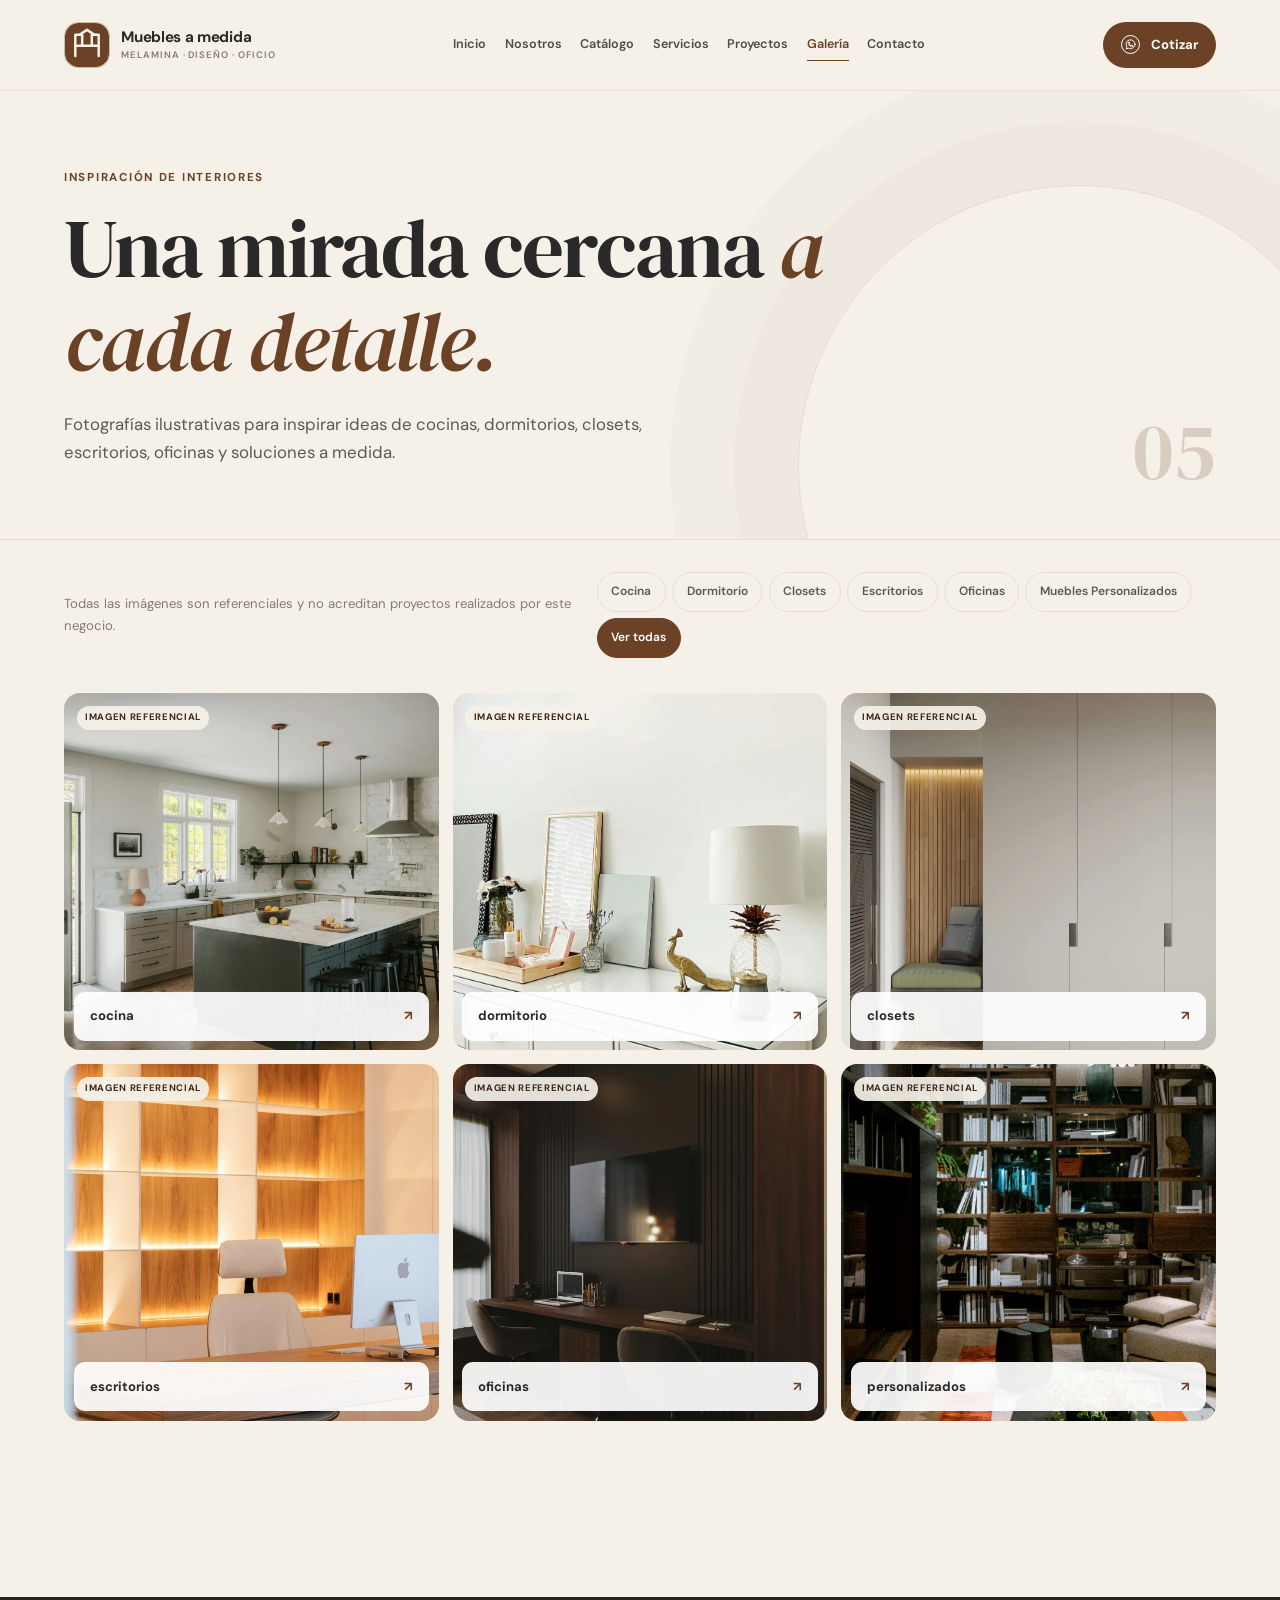
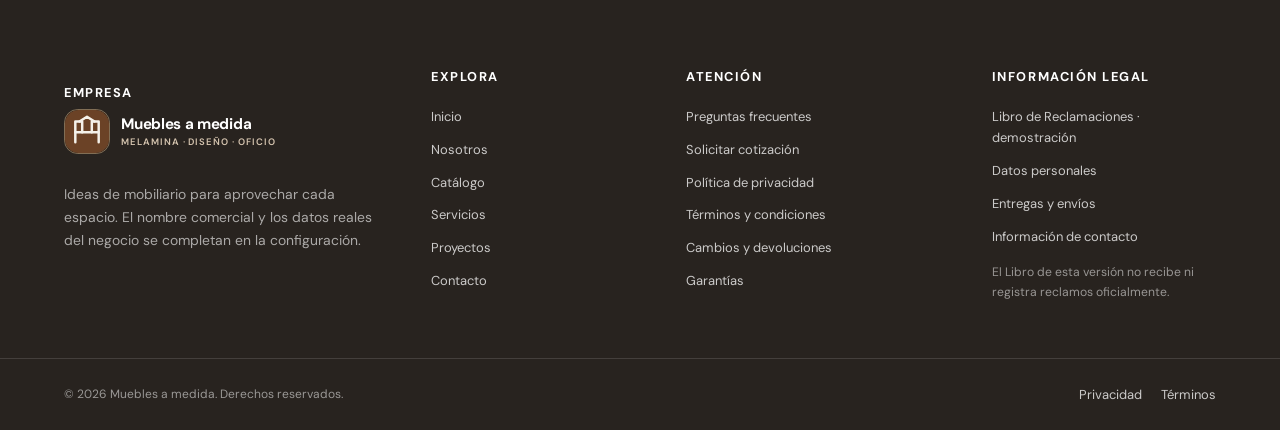
<file: galeria.html>
<!doctype html>
<html lang="es-PE">
<head>
<meta charset="utf-8"><meta name="viewport" content="width=device-width, initial-scale=1, viewport-fit=cover">
<title>Galería de Cocinas, Closets y Muebles | Mueblería</title><meta name="description" content="Galería de imágenes referenciales de cocinas, dormitorios, closets, escritorios, oficinas y muebles personalizados."><meta name="keywords" content="galería de muebles, cocinas de melamina, closets, dormitorios, muebles de oficina, escritorios"><meta name="theme-color" content="#f5f1e9">
<meta property="og:type" content="website"><meta property="og:title" content="Galería de Cocinas, Closets y Muebles | Mueblería"><meta property="og:description" content="Galería de imágenes referenciales de cocinas, dormitorios, closets, escritorios, oficinas y muebles personalizados."><meta property="og:site_name" content="Muebles de melamina a medida"><meta name="twitter:card" content="summary"><meta name="twitter:title" content="Galería de Cocinas, Closets y Muebles | Mueblería"><meta name="twitter:description" content="Galería de imágenes referenciales de cocinas, dormitorios, closets, escritorios, oficinas y muebles personalizados.">
<link rel="icon" href="assets/logo/monograma.svg" type="image/svg+xml"><link rel="preconnect" href="https://fonts.googleapis.com"><link rel="preconnect" href="https://fonts.gstatic.com" crossorigin><link href="https://fonts.googleapis.com/css2?family=DM+Sans:wght@400;500;600;700&family=DM+Serif+Display&display=swap" rel="stylesheet">
<link rel="stylesheet" href="css/style.css"><link rel="stylesheet" href="css/componentes.css"><link rel="stylesheet" href="css/responsive.css"><script defer src="js/configuracion.js"></script><script defer src="js/productos.js"></script><script defer src="js/formularios.js"></script><script defer src="js/catalogo.js"></script><script defer src="js/main.js"></script>
</head><body data-base="" data-page="gallery"><a class="skip-link" href="#contenido">Saltar al contenido</a>
<header class="site-header"><div class="header-inner">
<a class="brand" href="index.html" aria-label="Ir al inicio de muebles a medida"><span class="brand-mark" data-brand-logo aria-hidden="true"><svg viewBox="0 0 48 48"><path d="M8 37V12h12v12h8V12h12v25M8 24h12m8 0h12M14 12l10-6 10 6"/></svg></span><span class="brand-copy"><strong data-brand-name>Muebles a medida</strong><small>Melamina · diseño · oficio</small></span></a>
<button class="nav-toggle" type="button" aria-expanded="false" aria-controls="primary-navigation" aria-label="Abrir menú"><span></span><span></span><span></span></button>
<nav class="primary-nav" id="primary-navigation" aria-label="Navegación principal"><a class="nav-link" href="index.html">Inicio</a><a class="nav-link" href="nosotros.html">Nosotros</a><a class="nav-link" href="catalogo.html">Catálogo</a><a class="nav-link" href="servicios.html">Servicios</a><a class="nav-link" href="proyectos.html">Proyectos</a><a class="nav-link" href="galeria.html" aria-current="page">Galería</a><a class="nav-link" href="contacto.html">Contacto</a></nav>
<a class="button button-small button-dark whatsapp-cta" data-whatsapp-cta aria-label="Ir al formulario de cotización" href="contacto.html#cotizacion"><span class="wa-icon" aria-hidden="true"><svg viewBox="0 0 24 24" aria-hidden="true" focusable="false"><path d="M20.2 11.5a8.2 8.2 0 0 1-12 7.2L4 20l1.1-4.1a8.2 8.2 0 1 1 15.1-4.4Z"></path><path d="M8.2 8.1c.2-.4.5-.6.9-.6h.6l1.2 2.8-.7.7c-.2.2-.2.4-.1.7.5.9 1.3 1.6 2.2 2 .3.1.5.1.7-.1l.6-.7 2.9 1.3v.6c-.1.4-.3.7-.7.9-.6.3-1.3.4-2 .2-3.2-.9-5.6-3.4-6.2-6.2-.1-.6.1-1.1.6-1.6Z"></path></svg></span><span>Cotizar</span></a>
</div></header><main id="contenido"><section class="page-hero"><div class="page-hero-copy"><p class="eyebrow">Inspiración de interiores</p><h1>Una mirada cercana <em>a cada detalle.</em></h1><p>Fotografías ilustrativas para inspirar ideas de cocinas, dormitorios, closets, escritorios, oficinas y soluciones a medida.</p></div><span class="page-hero-mark" aria-hidden="true">05</span></section><section class="gallery-toolbar section-wrap"><p class="micro-note">Todas las imágenes son referenciales y no acreditan proyectos realizados por este negocio.</p><div class="gallery-filters" role="group" aria-label="Filtrar la galería"><button type="button" data-gallery-filter="Cocina" class="filter-pill" aria-pressed="false">Cocina</button><button type="button" data-gallery-filter="Dormitorio" class="filter-pill" aria-pressed="false">Dormitorio</button><button type="button" data-gallery-filter="Closets" class="filter-pill" aria-pressed="false">Closets</button><button type="button" data-gallery-filter="Escritorios" class="filter-pill" aria-pressed="false">Escritorios</button><button type="button" data-gallery-filter="Oficinas" class="filter-pill" aria-pressed="false">Oficinas</button><button type="button" data-gallery-filter="Muebles personalizados" class="filter-pill" aria-pressed="false">Muebles Personalizados</button><button type="button" data-gallery-filter="all" class="filter-pill is-active" aria-pressed="true">Ver todas</button></div></section><section class="gallery-grid section-wrap"><button class="gallery-card" type="button" data-lightbox="assets/img/cocina-isla-verde.webp" data-asset="cocina-isla-verde.webp" data-gallery-category="cocina" data-alt="Cocina clara con isla central y gabinetes a medida" aria-label="Ampliar imagen: cocina"><span class="gallery-image"><img src="assets/img/cocina-isla-verde.webp" data-asset="cocina-isla-verde.webp" alt="Cocina clara con isla central y gabinetes a medida" loading="lazy" decoding="async"></span><span class="gallery-caption"><span>cocina</span><span aria-hidden="true">↗</span></span><span class="gallery-demo">Imagen referencial</span></button><button class="gallery-card" type="button" data-lightbox="assets/img/comoda.webp" data-asset="comoda.webp" data-gallery-category="dormitorio" data-alt="Dormitorio sereno con cómoda y cama de tonos claros" aria-label="Ampliar imagen: dormitorio"><span class="gallery-image"><img src="assets/img/comoda.webp" data-asset="comoda.webp" alt="Dormitorio sereno con cómoda y cama de tonos claros" loading="lazy" decoding="async"></span><span class="gallery-caption"><span>dormitorio</span><span aria-hidden="true">↗</span></span><span class="gallery-demo">Imagen referencial</span></button><button class="gallery-card" type="button" data-lightbox="assets/img/closet-liso.webp" data-asset="closet-liso.webp" data-gallery-category="closets" data-alt="Clóset empotrado de puertas claras en dormitorio" aria-label="Ampliar imagen: closets"><span class="gallery-image"><img src="assets/img/closet-liso.webp" data-asset="closet-liso.webp" alt="Clóset empotrado de puertas claras en dormitorio" loading="lazy" decoding="async"></span><span class="gallery-caption"><span>closets</span><span aria-hidden="true">↗</span></span><span class="gallery-demo">Imagen referencial</span></button><button class="gallery-card" type="button" data-lightbox="assets/img/escritorio-minimal.webp" data-asset="escritorio-minimal.webp" data-gallery-category="escritorios" data-alt="Escritorio minimalista con superficie amplia" aria-label="Ampliar imagen: escritorios"><span class="gallery-image"><img src="assets/img/escritorio-minimal.webp" data-asset="escritorio-minimal.webp" alt="Escritorio minimalista con superficie amplia" loading="lazy" decoding="async"></span><span class="gallery-caption"><span>escritorios</span><span aria-hidden="true">↗</span></span><span class="gallery-demo">Imagen referencial</span></button><button class="gallery-card" type="button" data-lightbox="assets/img/oficina-estanteria.webp" data-asset="oficina-estanteria.webp" data-gallery-category="oficinas" data-alt="Espacio de trabajo con estantería y escritorio integrados" aria-label="Ampliar imagen: oficinas"><span class="gallery-image"><img src="assets/img/oficina-estanteria.webp" data-asset="oficina-estanteria.webp" alt="Espacio de trabajo con estantería y escritorio integrados" loading="lazy" decoding="async"></span><span class="gallery-caption"><span>oficinas</span><span aria-hidden="true">↗</span></span><span class="gallery-demo">Imagen referencial</span></button><button class="gallery-card" type="button" data-lightbox="assets/img/librero-interior.webp" data-asset="librero-interior.webp" data-gallery-category="muebles personalizados" data-alt="Librero alto de pared en un espacio de lectura" aria-label="Ampliar imagen: personalizados"><span class="gallery-image"><img src="assets/img/librero-interior.webp" data-asset="librero-interior.webp" alt="Librero alto de pared en un espacio de lectura" loading="lazy" decoding="async"></span><span class="gallery-caption"><span>personalizados</span><span aria-hidden="true">↗</span></span><span class="gallery-demo">Imagen referencial</span></button></section><dialog class="lightbox-dialog" id="lightbox" aria-label="Galería de imágenes ampliadas"><button class="dialog-close" type="button" data-close-lightbox aria-label="Cerrar galería">×</button><button class="lightbox-prev" type="button" aria-label="Imagen anterior">←</button><figure><img id="lightbox-image" alt=""><figcaption id="lightbox-caption"></figcaption></figure><button class="lightbox-next" type="button" aria-label="Imagen siguiente">→</button></dialog></main><footer class="site-footer"><div class="footer-main">
<div class="footer-brand"><h2>Empresa</h2><a class="brand brand-footer" href="index.html"><span class="brand-mark" data-brand-logo aria-hidden="true"><svg viewBox="0 0 48 48"><path d="M8 37V12h12v12h8V12h12v25M8 24h12m8 0h12M14 12l10-6 10 6"/></svg></span><span class="brand-copy"><strong data-brand-name>Muebles a medida</strong><small>Melamina · diseño · oficio</small></span></a><p>Ideas de mobiliario para aprovechar cada espacio. El nombre comercial y los datos reales del negocio se completan en la configuración.</p><div class="footer-socials" id="footer-redes"><a href="contacto.html#redes" data-social="facebook" hidden>Facebook</a><a href="contacto.html#redes" data-social="instagram" hidden>Instagram</a><a href="contacto.html#redes" data-social="tiktok" hidden>TikTok</a></div></div>
<div class="footer-column"><h2>Explora</h2><a href="index.html">Inicio</a><a href="nosotros.html">Nosotros</a><a href="catalogo.html">Catálogo</a><a href="servicios.html">Servicios</a><a href="proyectos.html">Proyectos</a><a href="contacto.html">Contacto</a></div>
<div class="footer-column"><h2>Atención</h2><a href="index.html#preguntas">Preguntas frecuentes</a><a href="contacto.html#cotizacion">Solicitar cotización</a><a href="legales/privacidad.html">Política de privacidad</a><a href="legales/terminos.html">Términos y condiciones</a><a href="legales/cambios-devoluciones.html">Cambios y devoluciones</a><a href="legales/garantias.html">Garantías</a></div>
<div class="footer-column"><h2>Información legal</h2><a href="libro-reclamaciones.html">Libro de Reclamaciones · demostración</a><a href="legales/datos-personales.html">Datos personales</a><a href="legales/entregas.html">Entregas y envíos</a><a href="contacto.html">Información de contacto</a><p class="footer-disclaimer">El Libro de esta versión no recibe ni registra reclamos oficialmente.</p></div>
</div><div class="footer-bottom"><span>© <span data-current-year>2026</span> <span data-brand-name>Muebles a medida</span>. Derechos reservados.</span><div><a href="legales/privacidad.html">Privacidad</a><a href="legales/terminos.html">Términos</a></div></div></footer>
<a class="floating-whatsapp" data-whatsapp-cta href="contacto.html#cotizacion" aria-label="Abrir WhatsApp para solicitar una cotización" hidden><svg viewBox="0 0 24 24" aria-hidden="true" focusable="false"><path d="M20.2 11.5a8.2 8.2 0 0 1-12 7.2L4 20l1.1-4.1a8.2 8.2 0 1 1 15.1-4.4Z"></path><path d="M8.2 8.1c.2-.4.5-.6.9-.6h.6l1.2 2.8-.7.7c-.2.2-.2.4-.1.7.5.9 1.3 1.6 2.2 2 .3.1.5.1.7-.1l.6-.7 2.9 1.3v.6c-.1.4-.3.7-.7.9-.6.3-1.3.4-2 .2-3.2-.9-5.6-3.4-6.2-6.2-.1-.6.1-1.1.6-1.6Z"></path></svg></a>
<button class="back-to-top" type="button" aria-label="Volver al inicio">↑</button>
<div class="toast-region" aria-live="polite" aria-atomic="true"></div></body></html>
</file>
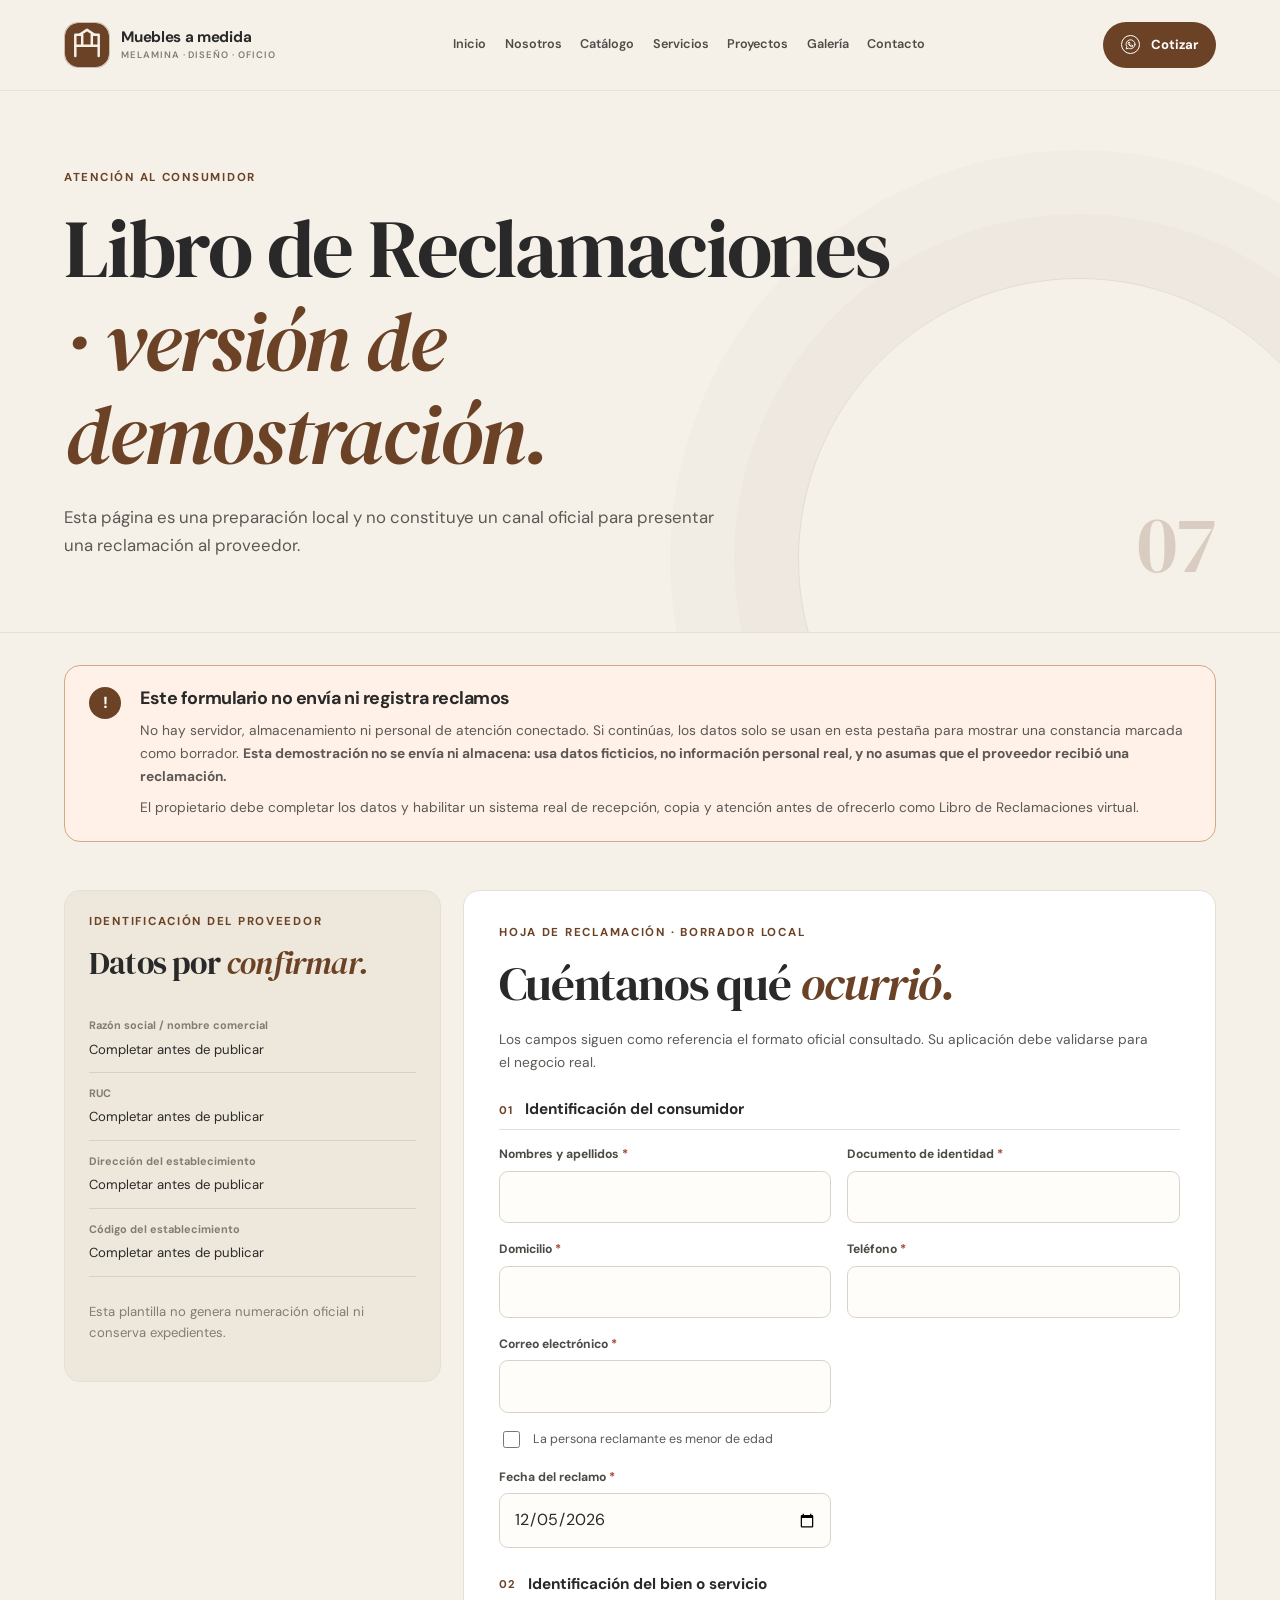
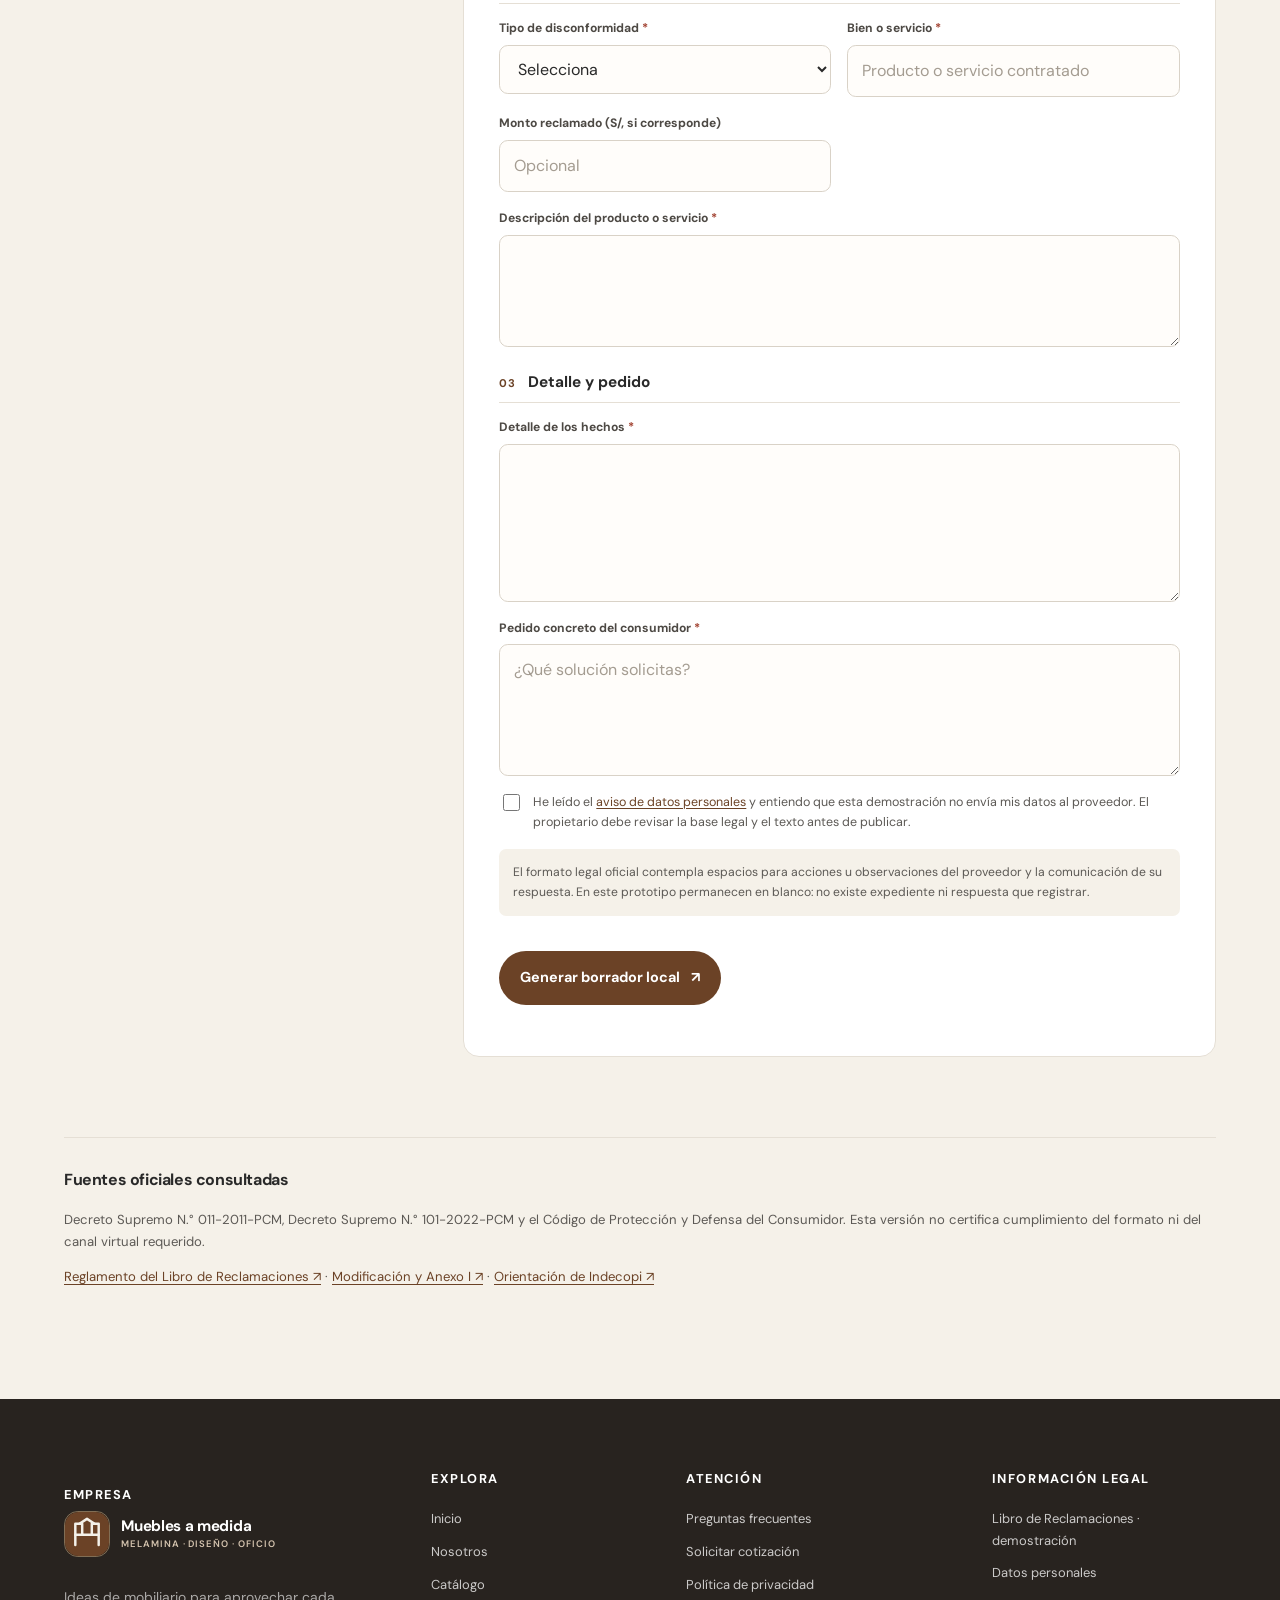
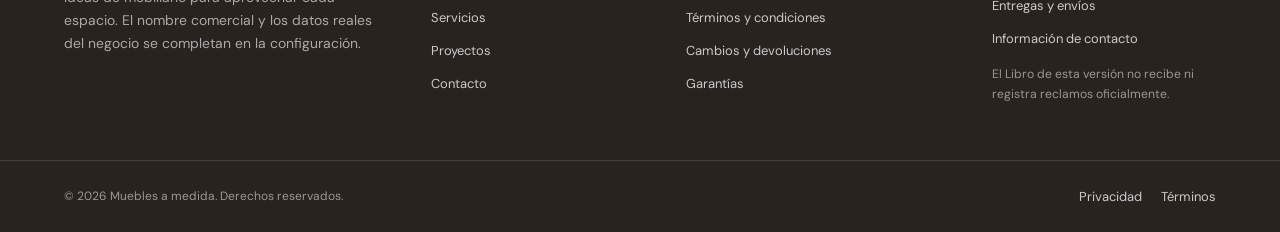
<file: libro-reclamaciones.html>
<!doctype html>
<html lang="es-PE">
<head>
<meta charset="utf-8"><meta name="viewport" content="width=device-width, initial-scale=1, viewport-fit=cover">
<title>Libro de Reclamaciones Virtual | Mueblería · Demostración</title><meta name="description" content="Formulario local de demostración para revisar campos de reclamación. No remite, almacena ni registra oficialmente una queja o reclamo."><meta name="keywords" content="libro de reclamaciones, reclamo, queja, Indecopi, mueblería Perú"><meta name="theme-color" content="#f5f1e9">
<meta property="og:type" content="website"><meta property="og:title" content="Libro de Reclamaciones Virtual | Mueblería · Demostración"><meta property="og:description" content="Formulario local de demostración para revisar campos de reclamación. No remite, almacena ni registra oficialmente una queja o reclamo."><meta property="og:site_name" content="Muebles de melamina a medida"><meta name="twitter:card" content="summary"><meta name="twitter:title" content="Libro de Reclamaciones Virtual | Mueblería · Demostración"><meta name="twitter:description" content="Formulario local de demostración para revisar campos de reclamación. No remite, almacena ni registra oficialmente una queja o reclamo.">
<link rel="icon" href="assets/logo/monograma.svg" type="image/svg+xml"><link rel="preconnect" href="https://fonts.googleapis.com"><link rel="preconnect" href="https://fonts.gstatic.com" crossorigin><link href="https://fonts.googleapis.com/css2?family=DM+Sans:wght@400;500;600;700&family=DM+Serif+Display&display=swap" rel="stylesheet">
<link rel="stylesheet" href="css/style.css"><link rel="stylesheet" href="css/componentes.css"><link rel="stylesheet" href="css/responsive.css"><script defer src="js/configuracion.js"></script><script defer src="js/productos.js"></script><script defer src="js/formularios.js"></script><script defer src="js/catalogo.js"></script><script defer src="js/main.js"></script>
</head><body data-base="" data-page="book"><a class="skip-link" href="#contenido">Saltar al contenido</a>
<header class="site-header"><div class="header-inner">
<a class="brand" href="index.html" aria-label="Ir al inicio de muebles a medida"><span class="brand-mark" data-brand-logo aria-hidden="true"><svg viewBox="0 0 48 48"><path d="M8 37V12h12v12h8V12h12v25M8 24h12m8 0h12M14 12l10-6 10 6"/></svg></span><span class="brand-copy"><strong data-brand-name>Muebles a medida</strong><small>Melamina · diseño · oficio</small></span></a>
<button class="nav-toggle" type="button" aria-expanded="false" aria-controls="primary-navigation" aria-label="Abrir menú"><span></span><span></span><span></span></button>
<nav class="primary-nav" id="primary-navigation" aria-label="Navegación principal"><a class="nav-link" href="index.html">Inicio</a><a class="nav-link" href="nosotros.html">Nosotros</a><a class="nav-link" href="catalogo.html">Catálogo</a><a class="nav-link" href="servicios.html">Servicios</a><a class="nav-link" href="proyectos.html">Proyectos</a><a class="nav-link" href="galeria.html">Galería</a><a class="nav-link" href="contacto.html">Contacto</a></nav>
<a class="button button-small button-dark whatsapp-cta" data-whatsapp-cta aria-label="Ir al formulario de cotización" href="contacto.html#cotizacion"><span class="wa-icon" aria-hidden="true"><svg viewBox="0 0 24 24" aria-hidden="true" focusable="false"><path d="M20.2 11.5a8.2 8.2 0 0 1-12 7.2L4 20l1.1-4.1a8.2 8.2 0 1 1 15.1-4.4Z"></path><path d="M8.2 8.1c.2-.4.5-.6.9-.6h.6l1.2 2.8-.7.7c-.2.2-.2.4-.1.7.5.9 1.3 1.6 2.2 2 .3.1.5.1.7-.1l.6-.7 2.9 1.3v.6c-.1.4-.3.7-.7.9-.6.3-1.3.4-2 .2-3.2-.9-5.6-3.4-6.2-6.2-.1-.6.1-1.1.6-1.6Z"></path></svg></span><span>Cotizar</span></a>
</div></header><main id="contenido"><section class="page-hero"><div class="page-hero-copy"><p class="eyebrow">Atención al consumidor</p><h1>Libro de Reclamaciones <em>· versión de demostración.</em></h1><p>Esta página es una preparación local y no constituye un canal oficial para presentar una reclamación al proveedor.</p></div><span class="page-hero-mark" aria-hidden="true">07</span></section><section class="legal-alert section-wrap" role="alert"><span class="alert-icon" aria-hidden="true">!</span><div><h2>Este formulario no envía ni registra reclamos</h2><p>No hay servidor, almacenamiento ni personal de atención conectado. Si continúas, los datos solo se usan en esta pestaña para mostrar una constancia marcada como borrador. <strong>Esta demostración no se envía ni almacena: usa datos ficticios, no información personal real, y no asumas que el proveedor recibió una reclamación.</strong></p><p>El propietario debe completar los datos y habilitar un sistema real de recepción, copia y atención antes de ofrecerlo como Libro de Reclamaciones virtual.</p></div></section><section class="book-section section-wrap"><aside class="provider-card"><p class="eyebrow">Identificación del proveedor</p><h2>Datos por <em>confirmar.</em></h2><dl><div><dt>Razón social / nombre comercial</dt><dd data-business-field="legalName">Completar antes de publicar</dd></div><div><dt>RUC</dt><dd data-business-field="ruc">Completar antes de publicar</dd></div><div><dt>Dirección del establecimiento</dt><dd data-business-field="address">Completar antes de publicar</dd></div><div><dt>Código del establecimiento</dt><dd data-business-field="storeCode">Completar antes de publicar</dd></div></dl><p class="micro-note">Esta plantilla no genera numeración oficial ni conserva expedientes.</p></aside><div class="book-form-panel"><div class="form-heading"><p class="eyebrow">Hoja de reclamación · borrador local</p><h2>Cuéntanos qué <em>ocurrió.</em></h2><p>Los campos siguen como referencia el formato oficial consultado. Su aplicación debe validarse para el negocio real.</p></div><form id="reclamo-form" method="dialog" novalidate><div class="form-section-title"><span>01</span><h3>Identificación del consumidor</h3></div><div class="form-grid"><label class="field"><span>Nombres y apellidos <b>*</b></span><input name="consumerName" required maxlength="160" autocomplete="name"></label><label class="field"><span>Documento de identidad <b>*</b></span><input name="documentId" required maxlength="32" autocomplete="off"></label><label class="field"><span>Domicilio <b>*</b></span><input name="address" required maxlength="240" autocomplete="street-address"></label><label class="field"><span>Teléfono <b>*</b></span><input name="phone" type="tel" required maxlength="24" autocomplete="tel"></label><label class="field"><span>Correo electrónico <b>*</b></span><input name="email" type="email" required maxlength="160" autocomplete="email"></label><label class="field checkbox-field field-full"><input type="checkbox" name="isMinor" id="consumer-minor"><span>La persona reclamante es menor de edad</span></label><label class="field field-full" id="guardian-field" hidden><span>Nombre del padre, madre o representante</span><input name="guardian" maxlength="160"></label><label class="field"><span>Fecha del reclamo <b>*</b></span><input name="claimDate" type="date" required></label></div><div class="form-section-title"><span>02</span><h3>Identificación del bien o servicio</h3></div><div class="form-grid"><label class="field"><span>Tipo de disconformidad <b>*</b></span><select name="requestType" required><option value="">Selecciona</option><option value="Reclamo">Reclamo — disconformidad relacionada con producto o servicio</option><option value="Queja">Queja — malestar por atención u otros aspectos</option></select></label><label class="field"><span>Bien o servicio <b>*</b></span><input name="item" required maxlength="200" placeholder="Producto o servicio contratado"></label><label class="field"><span>Monto reclamado (S/, si corresponde)</span><input name="amount" inputmode="decimal" pattern="[0-9]+([.,][0-9]{1,2})?" maxlength="20" placeholder="Opcional"></label><label class="field field-full"><span>Descripción del producto o servicio <b>*</b></span><textarea name="itemDescription" rows="3" required maxlength="1000"></textarea></label></div><div class="form-section-title"><span>03</span><h3>Detalle y pedido</h3></div><div class="form-grid"><label class="field field-full"><span>Detalle de los hechos <b>*</b></span><textarea name="facts" rows="5" required maxlength="3000"></textarea></label><label class="field field-full"><span>Pedido concreto del consumidor <b>*</b></span><textarea name="request" rows="4" required maxlength="1600" placeholder="¿Qué solución solicitas?"></textarea></label><label class="field checkbox-field field-full"><input type="checkbox" name="privacyRead" required><span>He leído el <a href="legales/datos-personales.html">aviso de datos personales</a> y entiendo que esta demostración no envía mis datos al proveedor. El propietario debe revisar la base legal y el texto antes de publicar.</span></label></div><p class="form-note">El formato legal oficial contempla espacios para acciones u observaciones del proveedor y la comunicación de su respuesta. En este prototipo permanecen en blanco: no existe expediente ni respuesta que registrar.</p><button class="button button-dark" type="submit">Generar borrador local <span aria-hidden="true">↗</span></button><div class="form-status" id="reclamo-status" role="status" aria-live="polite"></div></form><section class="printable-document" id="claim-document" hidden aria-live="polite"></section></div></section><section class="legal-source-note section-wrap"><h2>Fuentes oficiales consultadas</h2><p>Decreto Supremo N.° 011-2011-PCM, Decreto Supremo N.° 101-2022-PCM y el Código de Protección y Defensa del Consumidor. Esta versión no certifica cumplimiento del formato ni del canal virtual requerido.</p><p><a href="https://www.gob.pe/institucion/presidencia/normas-legales/541080-011-2011-pcm" target="_blank" rel="noopener noreferrer">Reglamento del Libro de Reclamaciones ↗</a> · <a href="https://www.gob.pe/institucion/indecopi/normas-legales/3346742-101-2022-pcm" target="_blank" rel="noopener noreferrer">Modificación y Anexo I ↗</a> · <a href="https://consumidor.gob.pe/libro-de-reclamaciones/" target="_blank" rel="noopener noreferrer">Orientación de Indecopi ↗</a></p></section></main><footer class="site-footer"><div class="footer-main">
<div class="footer-brand"><h2>Empresa</h2><a class="brand brand-footer" href="index.html"><span class="brand-mark" data-brand-logo aria-hidden="true"><svg viewBox="0 0 48 48"><path d="M8 37V12h12v12h8V12h12v25M8 24h12m8 0h12M14 12l10-6 10 6"/></svg></span><span class="brand-copy"><strong data-brand-name>Muebles a medida</strong><small>Melamina · diseño · oficio</small></span></a><p>Ideas de mobiliario para aprovechar cada espacio. El nombre comercial y los datos reales del negocio se completan en la configuración.</p><div class="footer-socials" id="footer-redes"><a href="contacto.html#redes" data-social="facebook" hidden>Facebook</a><a href="contacto.html#redes" data-social="instagram" hidden>Instagram</a><a href="contacto.html#redes" data-social="tiktok" hidden>TikTok</a></div></div>
<div class="footer-column"><h2>Explora</h2><a href="index.html">Inicio</a><a href="nosotros.html">Nosotros</a><a href="catalogo.html">Catálogo</a><a href="servicios.html">Servicios</a><a href="proyectos.html">Proyectos</a><a href="contacto.html">Contacto</a></div>
<div class="footer-column"><h2>Atención</h2><a href="index.html#preguntas">Preguntas frecuentes</a><a href="contacto.html#cotizacion">Solicitar cotización</a><a href="legales/privacidad.html">Política de privacidad</a><a href="legales/terminos.html">Términos y condiciones</a><a href="legales/cambios-devoluciones.html">Cambios y devoluciones</a><a href="legales/garantias.html">Garantías</a></div>
<div class="footer-column"><h2>Información legal</h2><a href="libro-reclamaciones.html">Libro de Reclamaciones · demostración</a><a href="legales/datos-personales.html">Datos personales</a><a href="legales/entregas.html">Entregas y envíos</a><a href="contacto.html">Información de contacto</a><p class="footer-disclaimer">El Libro de esta versión no recibe ni registra reclamos oficialmente.</p></div>
</div><div class="footer-bottom"><span>© <span data-current-year>2026</span> <span data-brand-name>Muebles a medida</span>. Derechos reservados.</span><div><a href="legales/privacidad.html">Privacidad</a><a href="legales/terminos.html">Términos</a></div></div></footer>
<a class="floating-whatsapp" data-whatsapp-cta href="contacto.html#cotizacion" aria-label="Abrir WhatsApp para solicitar una cotización" hidden><svg viewBox="0 0 24 24" aria-hidden="true" focusable="false"><path d="M20.2 11.5a8.2 8.2 0 0 1-12 7.2L4 20l1.1-4.1a8.2 8.2 0 1 1 15.1-4.4Z"></path><path d="M8.2 8.1c.2-.4.5-.6.9-.6h.6l1.2 2.8-.7.7c-.2.2-.2.4-.1.7.5.9 1.3 1.6 2.2 2 .3.1.5.1.7-.1l.6-.7 2.9 1.3v.6c-.1.4-.3.7-.7.9-.6.3-1.3.4-2 .2-3.2-.9-5.6-3.4-6.2-6.2-.1-.6.1-1.1.6-1.6Z"></path></svg></a>
<button class="back-to-top" type="button" aria-label="Volver al inicio">↑</button>
<div class="toast-region" aria-live="polite" aria-atomic="true"></div></body></html>
</file>
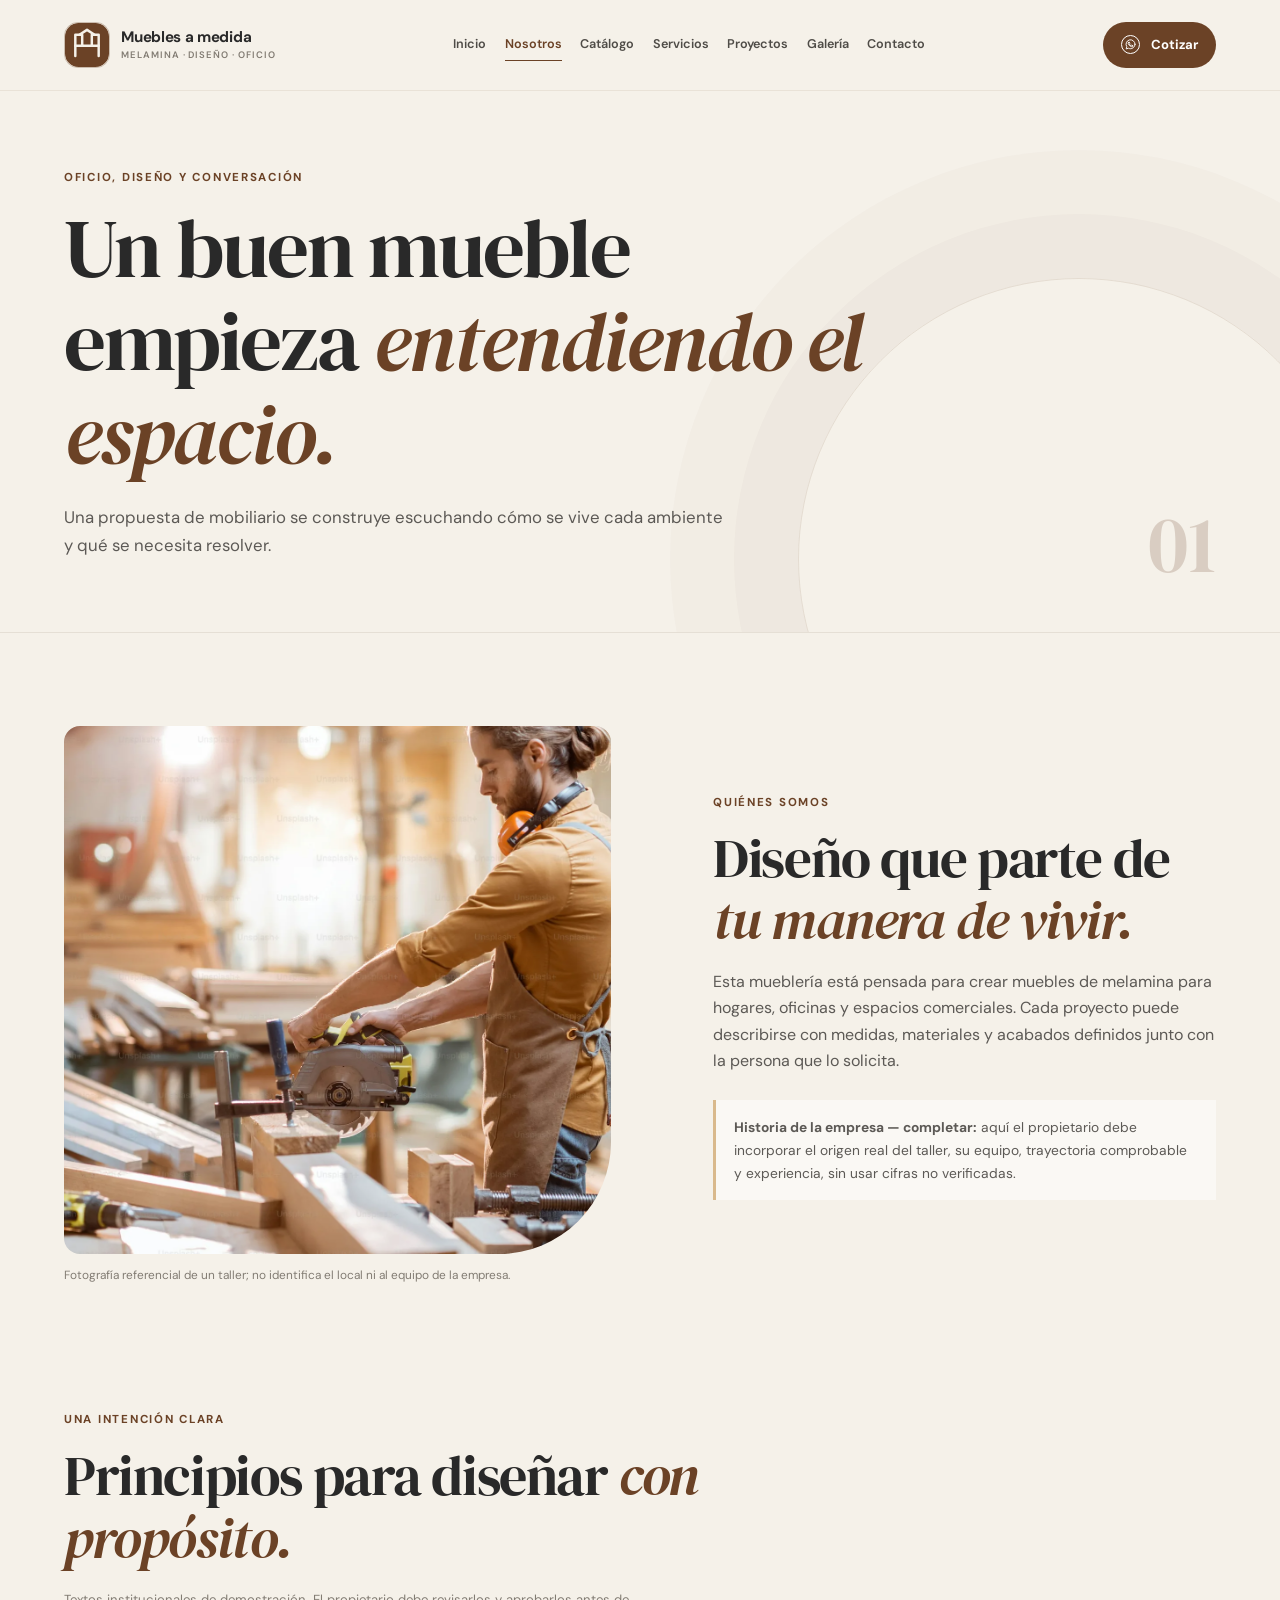
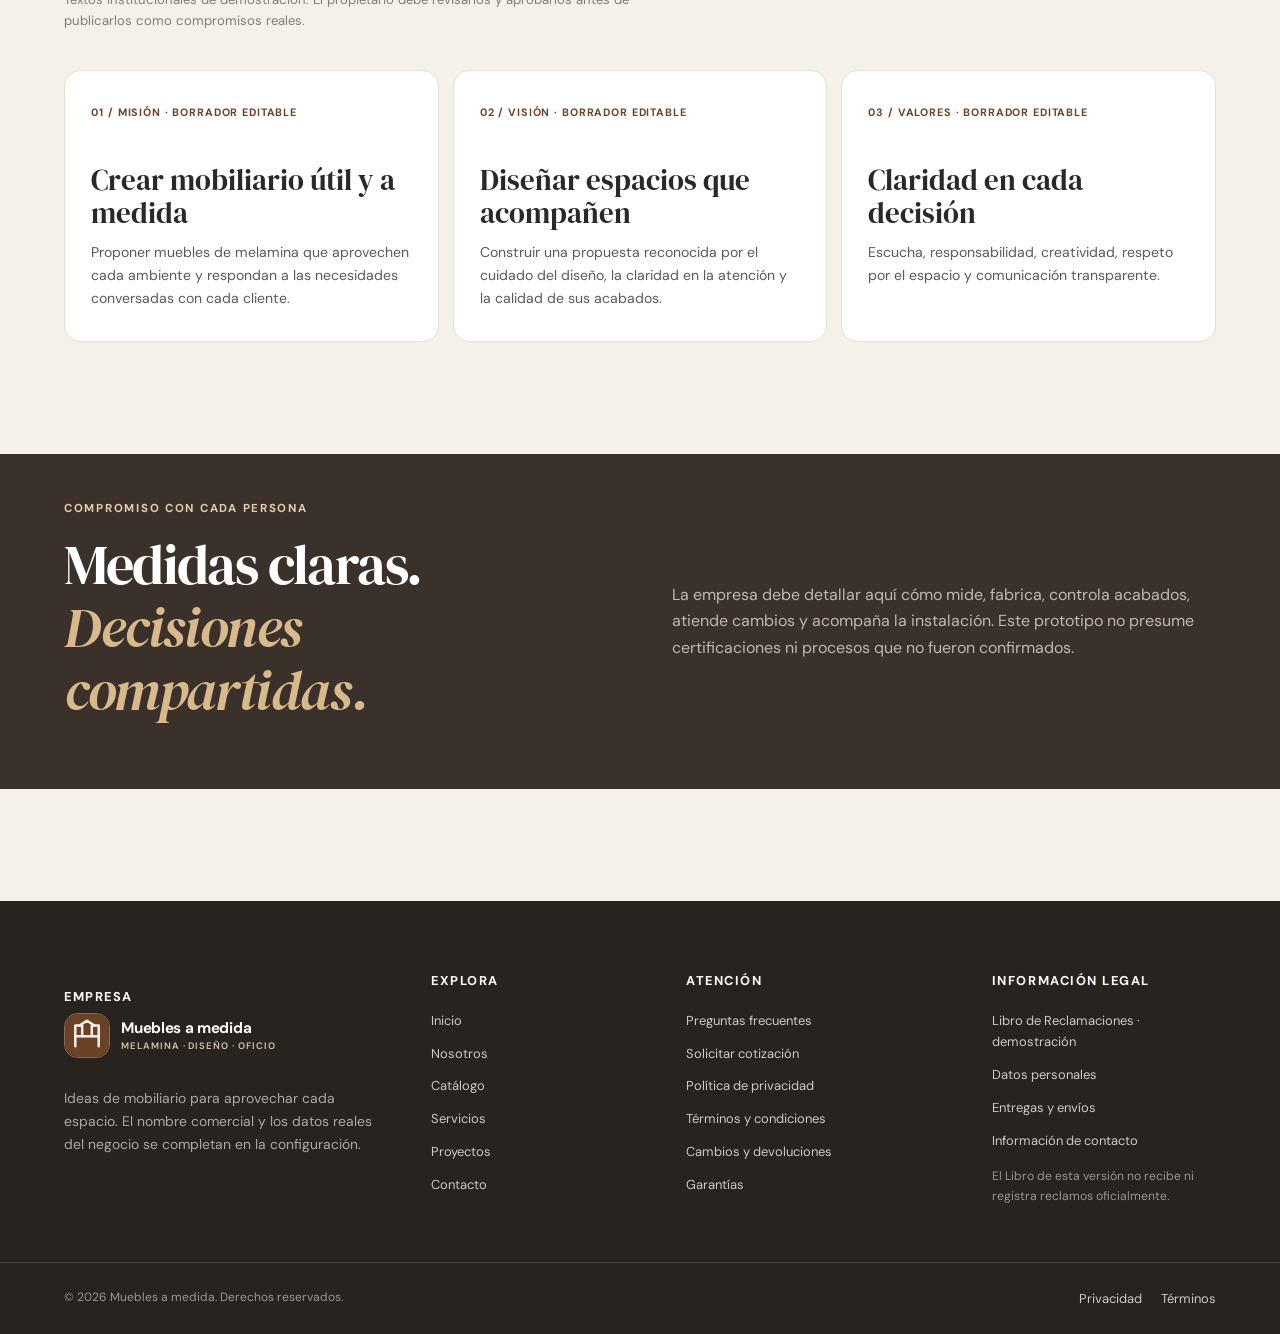
<file: nosotros.html>
<!doctype html>
<html lang="es-PE">
<head>
<meta charset="utf-8"><meta name="viewport" content="width=device-width, initial-scale=1, viewport-fit=cover">
<title>Nosotros | Diseño y Muebles de Melamina a Medida</title><meta name="description" content="Conoce la propuesta de diseño y fabricación de muebles de melamina. Historia, misión y valores editables para completar con datos verificados."><meta name="keywords" content="mueblería de melamina, fabricación de muebles, muebles a medida, taller de melamina"><meta name="theme-color" content="#f5f1e9">
<meta property="og:type" content="website"><meta property="og:title" content="Nosotros | Diseño y Muebles de Melamina a Medida"><meta property="og:description" content="Conoce la propuesta de diseño y fabricación de muebles de melamina. Historia, misión y valores editables para completar con datos verificados."><meta property="og:site_name" content="Muebles de melamina a medida"><meta name="twitter:card" content="summary"><meta name="twitter:title" content="Nosotros | Diseño y Muebles de Melamina a Medida"><meta name="twitter:description" content="Conoce la propuesta de diseño y fabricación de muebles de melamina. Historia, misión y valores editables para completar con datos verificados.">
<link rel="icon" href="assets/logo/monograma.svg" type="image/svg+xml"><link rel="preconnect" href="https://fonts.googleapis.com"><link rel="preconnect" href="https://fonts.gstatic.com" crossorigin><link href="https://fonts.googleapis.com/css2?family=DM+Sans:wght@400;500;600;700&family=DM+Serif+Display&display=swap" rel="stylesheet">
<link rel="stylesheet" href="css/style.css"><link rel="stylesheet" href="css/componentes.css"><link rel="stylesheet" href="css/responsive.css"><script defer src="js/configuracion.js"></script><script defer src="js/productos.js"></script><script defer src="js/formularios.js"></script><script defer src="js/catalogo.js"></script><script defer src="js/main.js"></script>
</head><body data-base="" data-page="about"><a class="skip-link" href="#contenido">Saltar al contenido</a>
<header class="site-header"><div class="header-inner">
<a class="brand" href="index.html" aria-label="Ir al inicio de muebles a medida"><span class="brand-mark" data-brand-logo aria-hidden="true"><svg viewBox="0 0 48 48"><path d="M8 37V12h12v12h8V12h12v25M8 24h12m8 0h12M14 12l10-6 10 6"/></svg></span><span class="brand-copy"><strong data-brand-name>Muebles a medida</strong><small>Melamina · diseño · oficio</small></span></a>
<button class="nav-toggle" type="button" aria-expanded="false" aria-controls="primary-navigation" aria-label="Abrir menú"><span></span><span></span><span></span></button>
<nav class="primary-nav" id="primary-navigation" aria-label="Navegación principal"><a class="nav-link" href="index.html">Inicio</a><a class="nav-link" href="nosotros.html" aria-current="page">Nosotros</a><a class="nav-link" href="catalogo.html">Catálogo</a><a class="nav-link" href="servicios.html">Servicios</a><a class="nav-link" href="proyectos.html">Proyectos</a><a class="nav-link" href="galeria.html">Galería</a><a class="nav-link" href="contacto.html">Contacto</a></nav>
<a class="button button-small button-dark whatsapp-cta" data-whatsapp-cta aria-label="Ir al formulario de cotización" href="contacto.html#cotizacion"><span class="wa-icon" aria-hidden="true"><svg viewBox="0 0 24 24" aria-hidden="true" focusable="false"><path d="M20.2 11.5a8.2 8.2 0 0 1-12 7.2L4 20l1.1-4.1a8.2 8.2 0 1 1 15.1-4.4Z"></path><path d="M8.2 8.1c.2-.4.5-.6.9-.6h.6l1.2 2.8-.7.7c-.2.2-.2.4-.1.7.5.9 1.3 1.6 2.2 2 .3.1.5.1.7-.1l.6-.7 2.9 1.3v.6c-.1.4-.3.7-.7.9-.6.3-1.3.4-2 .2-3.2-.9-5.6-3.4-6.2-6.2-.1-.6.1-1.1.6-1.6Z"></path></svg></span><span>Cotizar</span></a>
</div></header><main id="contenido"><section class="page-hero"><div class="page-hero-copy"><p class="eyebrow">Oficio, diseño y conversación</p><h1>Un buen mueble empieza <em>entendiendo el espacio.</em></h1><p>Una propuesta de mobiliario se construye escuchando cómo se vive cada ambiente y qué se necesita resolver.</p></div><span class="page-hero-mark" aria-hidden="true">01</span></section><section class="about-intro section-wrap"><figure class="about-image"><img src="assets/img/taller-demostracion.webp" data-asset="taller-demostracion.webp" alt="Persona trabajando madera en un taller, imagen ilustrativa" loading="lazy" decoding="async"><figcaption>Fotografía referencial de un taller; no identifica el local ni al equipo de la empresa.</figcaption></figure><div class="about-copy"><p class="eyebrow">Quiénes somos</p><h2>Diseño que parte de <em>tu manera de vivir.</em></h2><p>Esta mueblería está pensada para crear muebles de melamina para hogares, oficinas y espacios comerciales. Cada proyecto puede describirse con medidas, materiales y acabados definidos junto con la persona que lo solicita.</p><p class="draft-note"><strong>Historia de la empresa — completar:</strong> aquí el propietario debe incorporar el origen real del taller, su equipo, trayectoria comprobable y experiencia, sin usar cifras no verificadas.</p></div></section><section class="mission-section section-wrap"><div class="section-heading"><p class="eyebrow">Una intención clara</p><h2>Principios para diseñar <em>con propósito.</em></h2><p class="micro-note">Textos institucionales de demostración. El propietario debe revisarlos y aprobarlos antes de publicarlos como compromisos reales.</p></div><div class="mission-grid"><article class="mission-card"><span>01 / Misión · borrador editable</span><h3>Crear mobiliario útil y a medida</h3><p>Proponer muebles de melamina que aprovechen cada ambiente y respondan a las necesidades conversadas con cada cliente.</p></article><article class="mission-card"><span>02 / Visión · borrador editable</span><h3>Diseñar espacios que acompañen</h3><p>Construir una propuesta reconocida por el cuidado del diseño, la claridad en la atención y la calidad de sus acabados.</p></article><article class="mission-card"><span>03 / Valores · borrador editable</span><h3>Claridad en cada decisión</h3><p>Escucha, responsabilidad, creatividad, respeto por el espacio y comunicación transparente.</p></article></div></section><section class="commitment-band"><div class="section-wrap commitment-inner"><div><p class="eyebrow eyebrow-light">Compromiso con cada persona</p><h2>Medidas claras. <em>Decisiones compartidas.</em></h2></div><p>La empresa debe detallar aquí cómo mide, fabrica, controla acabados, atiende cambios y acompaña la instalación. Este prototipo no presume certificaciones ni procesos que no fueron confirmados.</p></div></section></main><footer class="site-footer"><div class="footer-main">
<div class="footer-brand"><h2>Empresa</h2><a class="brand brand-footer" href="index.html"><span class="brand-mark" data-brand-logo aria-hidden="true"><svg viewBox="0 0 48 48"><path d="M8 37V12h12v12h8V12h12v25M8 24h12m8 0h12M14 12l10-6 10 6"/></svg></span><span class="brand-copy"><strong data-brand-name>Muebles a medida</strong><small>Melamina · diseño · oficio</small></span></a><p>Ideas de mobiliario para aprovechar cada espacio. El nombre comercial y los datos reales del negocio se completan en la configuración.</p><div class="footer-socials" id="footer-redes"><a href="contacto.html#redes" data-social="facebook" hidden>Facebook</a><a href="contacto.html#redes" data-social="instagram" hidden>Instagram</a><a href="contacto.html#redes" data-social="tiktok" hidden>TikTok</a></div></div>
<div class="footer-column"><h2>Explora</h2><a href="index.html">Inicio</a><a href="nosotros.html">Nosotros</a><a href="catalogo.html">Catálogo</a><a href="servicios.html">Servicios</a><a href="proyectos.html">Proyectos</a><a href="contacto.html">Contacto</a></div>
<div class="footer-column"><h2>Atención</h2><a href="index.html#preguntas">Preguntas frecuentes</a><a href="contacto.html#cotizacion">Solicitar cotización</a><a href="legales/privacidad.html">Política de privacidad</a><a href="legales/terminos.html">Términos y condiciones</a><a href="legales/cambios-devoluciones.html">Cambios y devoluciones</a><a href="legales/garantias.html">Garantías</a></div>
<div class="footer-column"><h2>Información legal</h2><a href="libro-reclamaciones.html">Libro de Reclamaciones · demostración</a><a href="legales/datos-personales.html">Datos personales</a><a href="legales/entregas.html">Entregas y envíos</a><a href="contacto.html">Información de contacto</a><p class="footer-disclaimer">El Libro de esta versión no recibe ni registra reclamos oficialmente.</p></div>
</div><div class="footer-bottom"><span>© <span data-current-year>2026</span> <span data-brand-name>Muebles a medida</span>. Derechos reservados.</span><div><a href="legales/privacidad.html">Privacidad</a><a href="legales/terminos.html">Términos</a></div></div></footer>
<a class="floating-whatsapp" data-whatsapp-cta href="contacto.html#cotizacion" aria-label="Abrir WhatsApp para solicitar una cotización" hidden><svg viewBox="0 0 24 24" aria-hidden="true" focusable="false"><path d="M20.2 11.5a8.2 8.2 0 0 1-12 7.2L4 20l1.1-4.1a8.2 8.2 0 1 1 15.1-4.4Z"></path><path d="M8.2 8.1c.2-.4.5-.6.9-.6h.6l1.2 2.8-.7.7c-.2.2-.2.4-.1.7.5.9 1.3 1.6 2.2 2 .3.1.5.1.7-.1l.6-.7 2.9 1.3v.6c-.1.4-.3.7-.7.9-.6.3-1.3.4-2 .2-3.2-.9-5.6-3.4-6.2-6.2-.1-.6.1-1.1.6-1.6Z"></path></svg></a>
<button class="back-to-top" type="button" aria-label="Volver al inicio">↑</button>
<div class="toast-region" aria-live="polite" aria-atomic="true"></div></body></html>
</file>
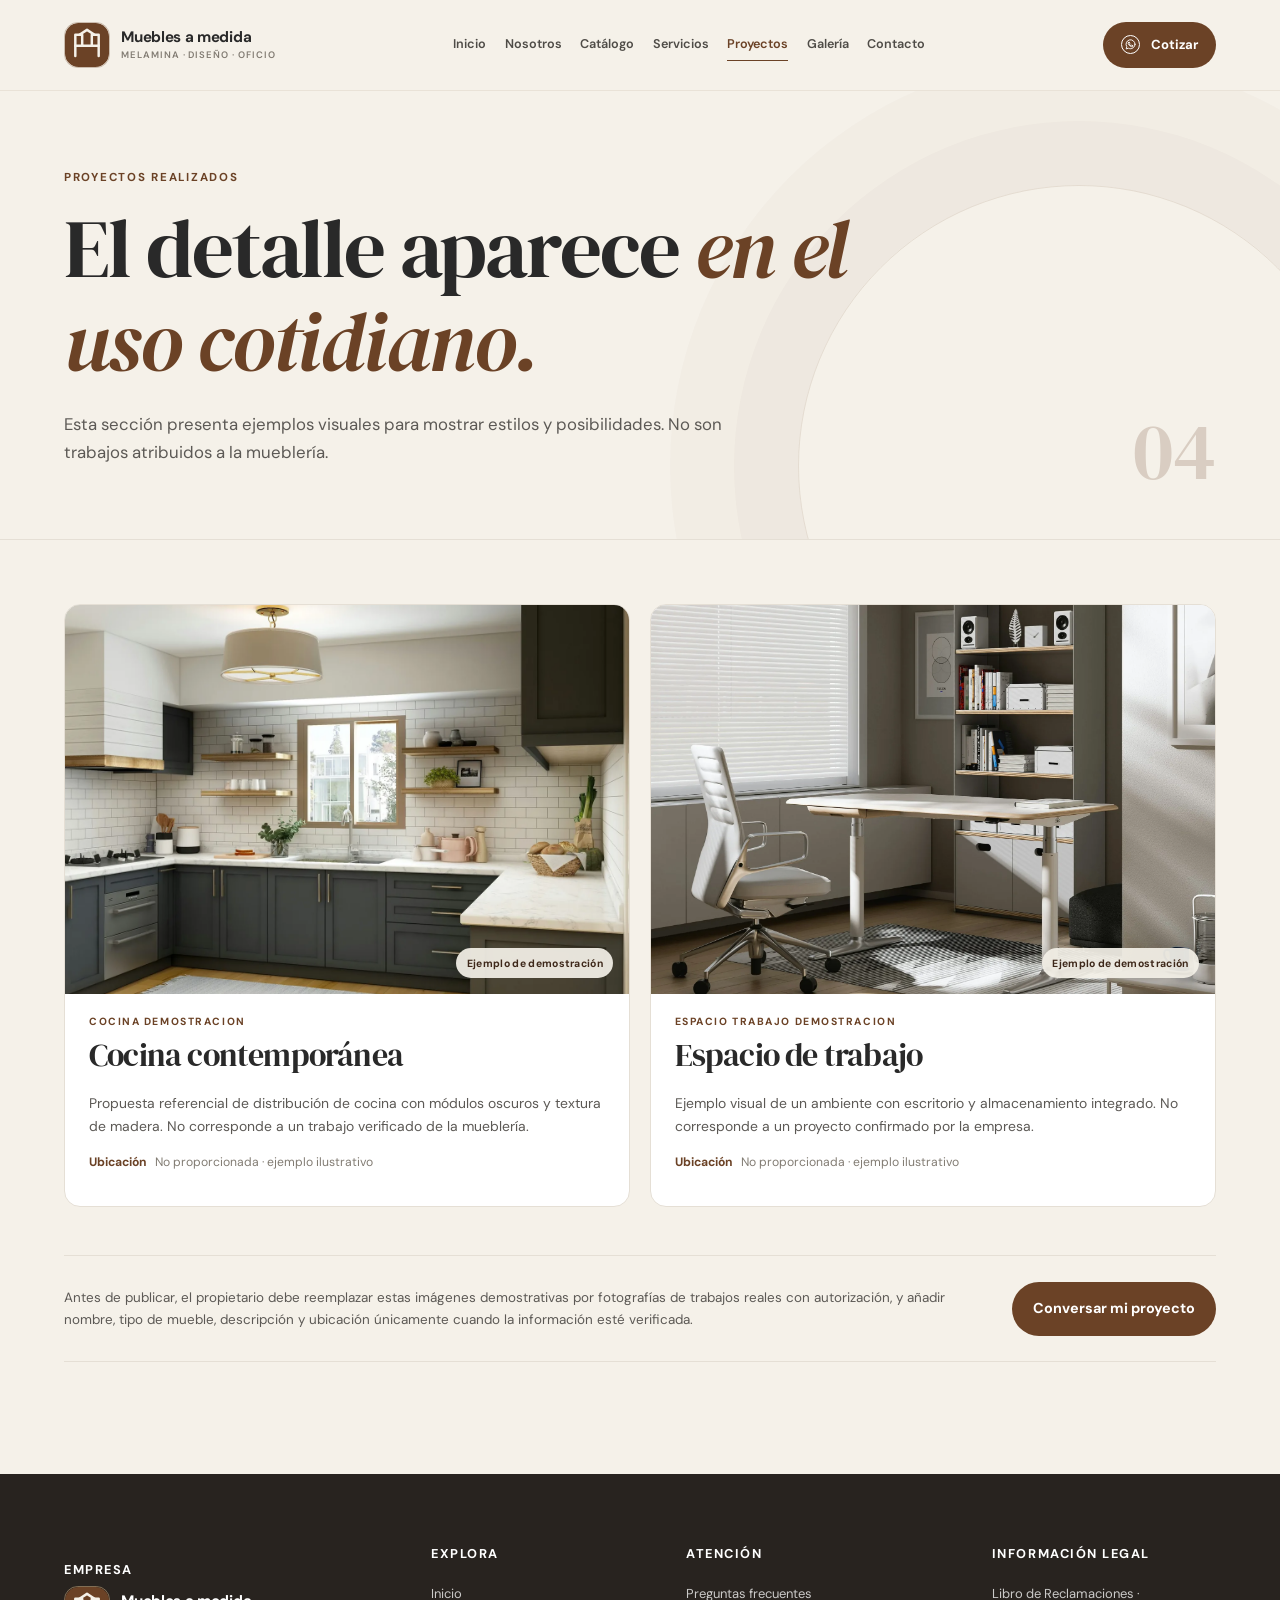
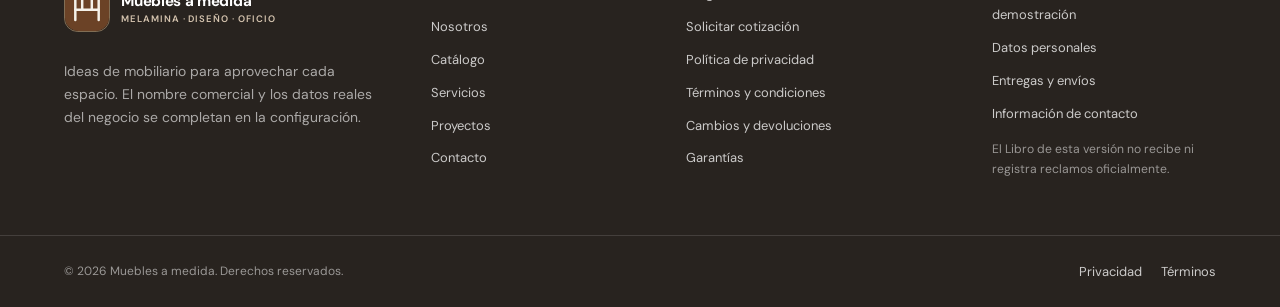
<file: proyectos.html>
<!doctype html>
<html lang="es-PE">
<head>
<meta charset="utf-8"><meta name="viewport" content="width=device-width, initial-scale=1, viewport-fit=cover">
<title>Proyectos de Muebles de Melamina | Ejemplos Ilustrativos</title><meta name="description" content="Ideas de cocinas y espacios de trabajo con muebles de melamina. Los proyectos mostrados son imágenes ilustrativas, no trabajos verificados."><meta name="keywords" content="proyectos de melamina, ejemplos de muebles, cocinas, escritorios, muebles personalizados"><meta name="theme-color" content="#f5f1e9">
<meta property="og:type" content="website"><meta property="og:title" content="Proyectos de Muebles de Melamina | Ejemplos Ilustrativos"><meta property="og:description" content="Ideas de cocinas y espacios de trabajo con muebles de melamina. Los proyectos mostrados son imágenes ilustrativas, no trabajos verificados."><meta property="og:site_name" content="Muebles de melamina a medida"><meta name="twitter:card" content="summary"><meta name="twitter:title" content="Proyectos de Muebles de Melamina | Ejemplos Ilustrativos"><meta name="twitter:description" content="Ideas de cocinas y espacios de trabajo con muebles de melamina. Los proyectos mostrados son imágenes ilustrativas, no trabajos verificados.">
<link rel="icon" href="assets/logo/monograma.svg" type="image/svg+xml"><link rel="preconnect" href="https://fonts.googleapis.com"><link rel="preconnect" href="https://fonts.gstatic.com" crossorigin><link href="https://fonts.googleapis.com/css2?family=DM+Sans:wght@400;500;600;700&family=DM+Serif+Display&display=swap" rel="stylesheet">
<link rel="stylesheet" href="css/style.css"><link rel="stylesheet" href="css/componentes.css"><link rel="stylesheet" href="css/responsive.css"><script defer src="js/configuracion.js"></script><script defer src="js/productos.js"></script><script defer src="js/formularios.js"></script><script defer src="js/catalogo.js"></script><script defer src="js/main.js"></script>
</head><body data-base="" data-page="projects"><a class="skip-link" href="#contenido">Saltar al contenido</a>
<header class="site-header"><div class="header-inner">
<a class="brand" href="index.html" aria-label="Ir al inicio de muebles a medida"><span class="brand-mark" data-brand-logo aria-hidden="true"><svg viewBox="0 0 48 48"><path d="M8 37V12h12v12h8V12h12v25M8 24h12m8 0h12M14 12l10-6 10 6"/></svg></span><span class="brand-copy"><strong data-brand-name>Muebles a medida</strong><small>Melamina · diseño · oficio</small></span></a>
<button class="nav-toggle" type="button" aria-expanded="false" aria-controls="primary-navigation" aria-label="Abrir menú"><span></span><span></span><span></span></button>
<nav class="primary-nav" id="primary-navigation" aria-label="Navegación principal"><a class="nav-link" href="index.html">Inicio</a><a class="nav-link" href="nosotros.html">Nosotros</a><a class="nav-link" href="catalogo.html">Catálogo</a><a class="nav-link" href="servicios.html">Servicios</a><a class="nav-link" href="proyectos.html" aria-current="page">Proyectos</a><a class="nav-link" href="galeria.html">Galería</a><a class="nav-link" href="contacto.html">Contacto</a></nav>
<a class="button button-small button-dark whatsapp-cta" data-whatsapp-cta aria-label="Ir al formulario de cotización" href="contacto.html#cotizacion"><span class="wa-icon" aria-hidden="true"><svg viewBox="0 0 24 24" aria-hidden="true" focusable="false"><path d="M20.2 11.5a8.2 8.2 0 0 1-12 7.2L4 20l1.1-4.1a8.2 8.2 0 1 1 15.1-4.4Z"></path><path d="M8.2 8.1c.2-.4.5-.6.9-.6h.6l1.2 2.8-.7.7c-.2.2-.2.4-.1.7.5.9 1.3 1.6 2.2 2 .3.1.5.1.7-.1l.6-.7 2.9 1.3v.6c-.1.4-.3.7-.7.9-.6.3-1.3.4-2 .2-3.2-.9-5.6-3.4-6.2-6.2-.1-.6.1-1.1.6-1.6Z"></path></svg></span><span>Cotizar</span></a>
</div></header><main id="contenido"><section class="page-hero"><div class="page-hero-copy"><p class="eyebrow">Proyectos realizados</p><h1>El detalle aparece <em>en el uso cotidiano.</em></h1><p>Esta sección presenta ejemplos visuales para mostrar estilos y posibilidades. No son trabajos atribuidos a la mueblería.</p></div><span class="page-hero-mark" aria-hidden="true">04</span></section><section class="project-grid section-wrap"><article class="project-card"><figure><img src="assets/img/cocina-oscura.webp" data-asset="cocina-oscura.webp" alt="Cocina contemporánea con muebles oscuros y electrodomésticos integrados" loading="lazy" decoding="async"><span class="demo-label">Ejemplo de demostración</span></figure><div class="project-card-body"><p class="eyebrow">Cocina Demostracion</p><h2>Cocina contemporánea</h2><p>Propuesta referencial de distribución de cocina con módulos oscuros y textura de madera. No corresponde a un trabajo verificado de la mueblería.</p><p class="project-place"><span>Ubicación</span> No proporcionada · ejemplo ilustrativo</p></div></article><article class="project-card"><figure><img src="assets/img/oficina-calida.webp" data-asset="oficina-calida.webp" alt="Espacio de trabajo cálido con escritorio y estantería" loading="lazy" decoding="async"><span class="demo-label">Ejemplo de demostración</span></figure><div class="project-card-body"><p class="eyebrow">Espacio Trabajo Demostracion</p><h2>Espacio de trabajo</h2><p>Ejemplo visual de un ambiente con escritorio y almacenamiento integrado. No corresponde a un proyecto confirmado por la empresa.</p><p class="project-place"><span>Ubicación</span> No proporcionada · ejemplo ilustrativo</p></div></article></section><section class="note-band section-wrap"><p>Antes de publicar, el propietario debe reemplazar estas imágenes demostrativas por fotografías de trabajos reales con autorización, y añadir nombre, tipo de mueble, descripción y ubicación únicamente cuando la información esté verificada.</p><a class="button button-dark" href="contacto.html#cotizacion">Conversar mi proyecto</a></section></main><footer class="site-footer"><div class="footer-main">
<div class="footer-brand"><h2>Empresa</h2><a class="brand brand-footer" href="index.html"><span class="brand-mark" data-brand-logo aria-hidden="true"><svg viewBox="0 0 48 48"><path d="M8 37V12h12v12h8V12h12v25M8 24h12m8 0h12M14 12l10-6 10 6"/></svg></span><span class="brand-copy"><strong data-brand-name>Muebles a medida</strong><small>Melamina · diseño · oficio</small></span></a><p>Ideas de mobiliario para aprovechar cada espacio. El nombre comercial y los datos reales del negocio se completan en la configuración.</p><div class="footer-socials" id="footer-redes"><a href="contacto.html#redes" data-social="facebook" hidden>Facebook</a><a href="contacto.html#redes" data-social="instagram" hidden>Instagram</a><a href="contacto.html#redes" data-social="tiktok" hidden>TikTok</a></div></div>
<div class="footer-column"><h2>Explora</h2><a href="index.html">Inicio</a><a href="nosotros.html">Nosotros</a><a href="catalogo.html">Catálogo</a><a href="servicios.html">Servicios</a><a href="proyectos.html">Proyectos</a><a href="contacto.html">Contacto</a></div>
<div class="footer-column"><h2>Atención</h2><a href="index.html#preguntas">Preguntas frecuentes</a><a href="contacto.html#cotizacion">Solicitar cotización</a><a href="legales/privacidad.html">Política de privacidad</a><a href="legales/terminos.html">Términos y condiciones</a><a href="legales/cambios-devoluciones.html">Cambios y devoluciones</a><a href="legales/garantias.html">Garantías</a></div>
<div class="footer-column"><h2>Información legal</h2><a href="libro-reclamaciones.html">Libro de Reclamaciones · demostración</a><a href="legales/datos-personales.html">Datos personales</a><a href="legales/entregas.html">Entregas y envíos</a><a href="contacto.html">Información de contacto</a><p class="footer-disclaimer">El Libro de esta versión no recibe ni registra reclamos oficialmente.</p></div>
</div><div class="footer-bottom"><span>© <span data-current-year>2026</span> <span data-brand-name>Muebles a medida</span>. Derechos reservados.</span><div><a href="legales/privacidad.html">Privacidad</a><a href="legales/terminos.html">Términos</a></div></div></footer>
<a class="floating-whatsapp" data-whatsapp-cta href="contacto.html#cotizacion" aria-label="Abrir WhatsApp para solicitar una cotización" hidden><svg viewBox="0 0 24 24" aria-hidden="true" focusable="false"><path d="M20.2 11.5a8.2 8.2 0 0 1-12 7.2L4 20l1.1-4.1a8.2 8.2 0 1 1 15.1-4.4Z"></path><path d="M8.2 8.1c.2-.4.5-.6.9-.6h.6l1.2 2.8-.7.7c-.2.2-.2.4-.1.7.5.9 1.3 1.6 2.2 2 .3.1.5.1.7-.1l.6-.7 2.9 1.3v.6c-.1.4-.3.7-.7.9-.6.3-1.3.4-2 .2-3.2-.9-5.6-3.4-6.2-6.2-.1-.6.1-1.1.6-1.6Z"></path></svg></a>
<button class="back-to-top" type="button" aria-label="Volver al inicio">↑</button>
<div class="toast-region" aria-live="polite" aria-atomic="true"></div></body></html>
</file>
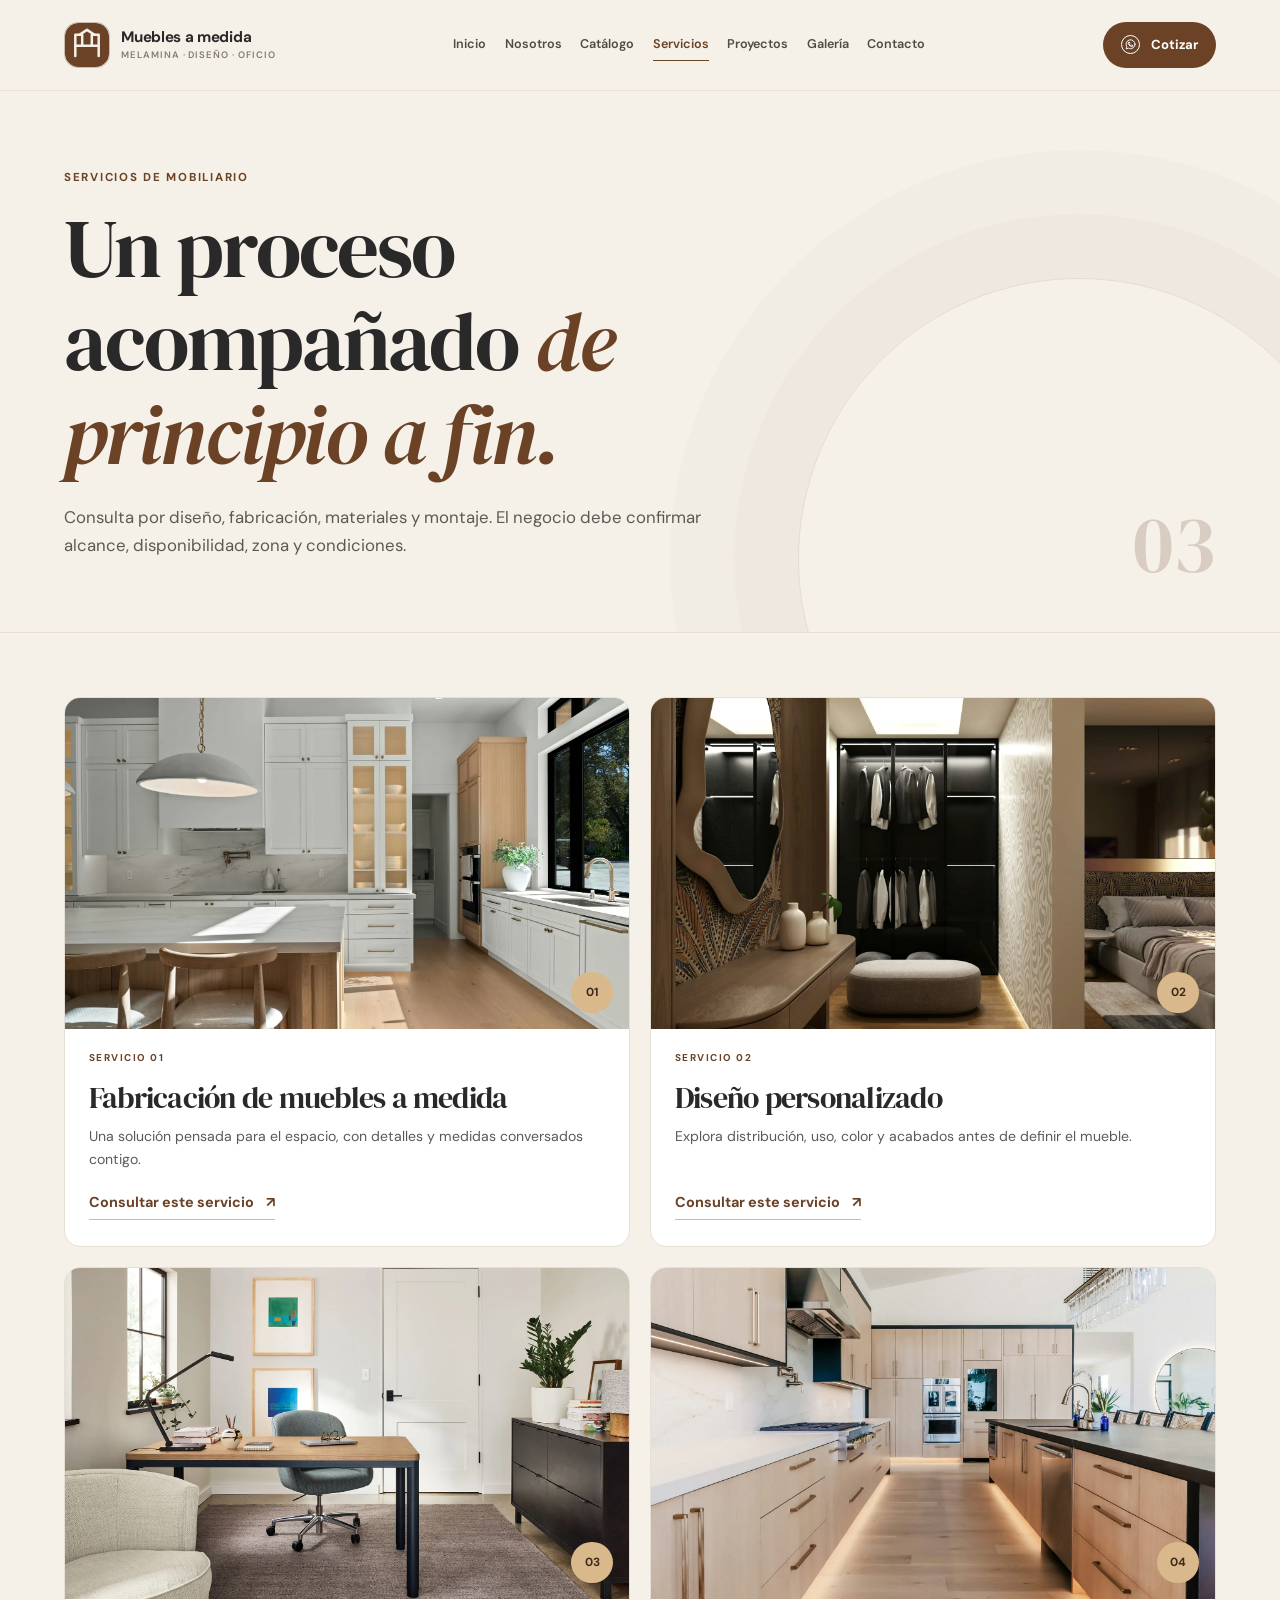
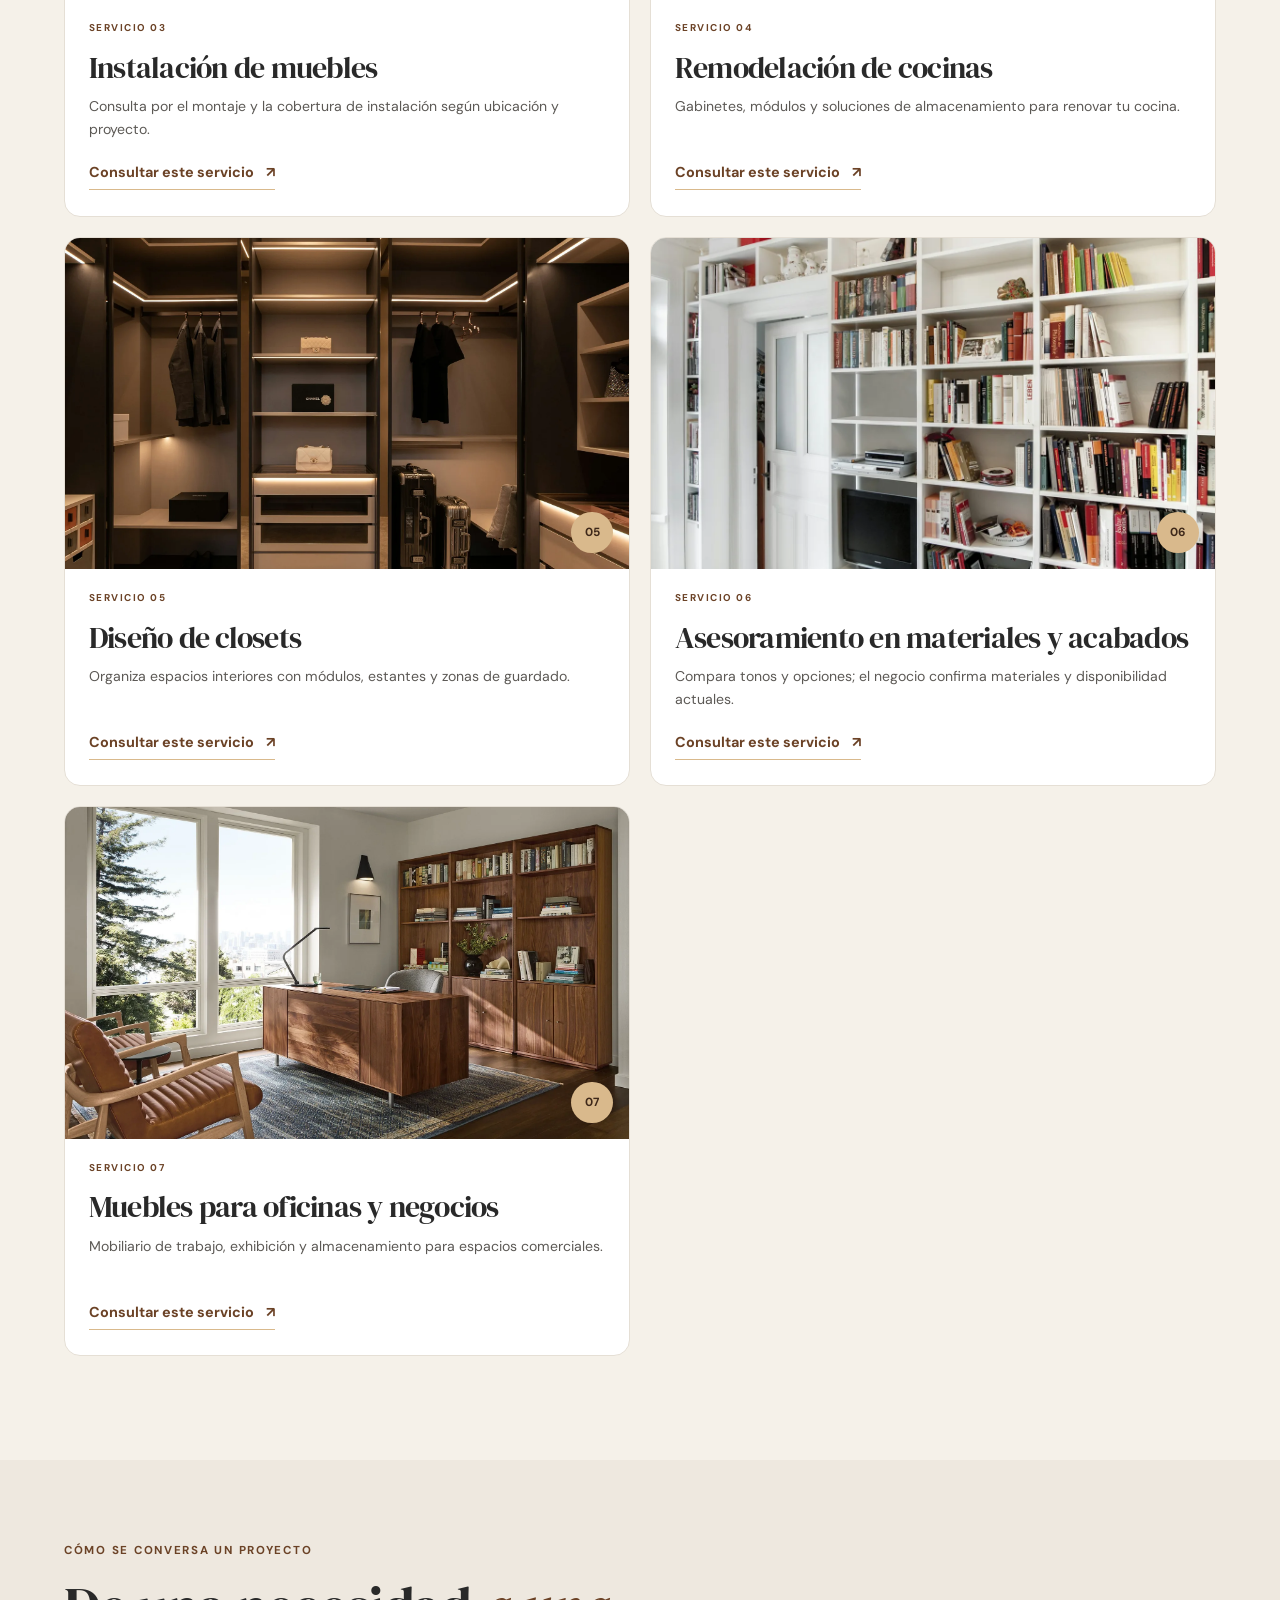
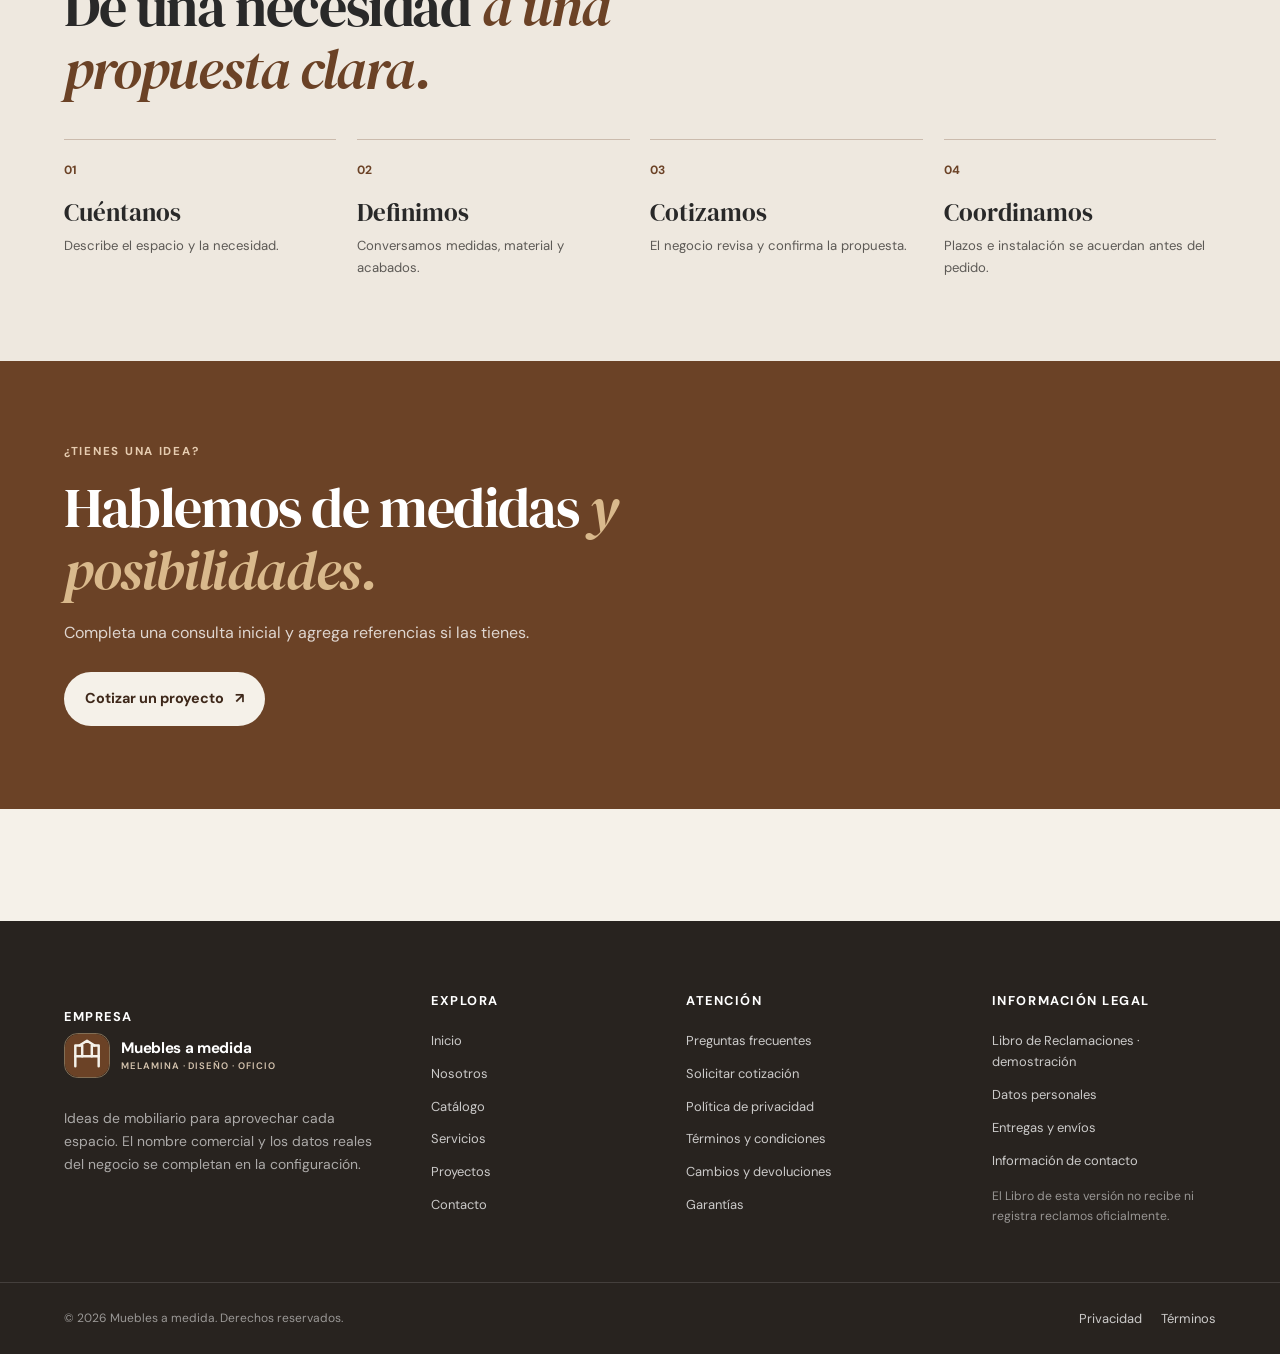
<file: servicios.html>
<!doctype html>
<html lang="es-PE">
<head>
<meta charset="utf-8"><meta name="viewport" content="width=device-width, initial-scale=1, viewport-fit=cover">
<title>Servicios de Diseño y Fabricación de Melamina | Mueblería</title><meta name="description" content="Fabricación de muebles a medida, diseño personalizado, instalación, remodelación de cocinas, closets y mobiliario para oficinas o negocios."><meta name="keywords" content="fabricación de muebles a medida, diseño de melamina, instalación de muebles, remodelación de cocinas, closets"><meta name="theme-color" content="#f5f1e9">
<meta property="og:type" content="website"><meta property="og:title" content="Servicios de Diseño y Fabricación de Melamina | Mueblería"><meta property="og:description" content="Fabricación de muebles a medida, diseño personalizado, instalación, remodelación de cocinas, closets y mobiliario para oficinas o negocios."><meta property="og:site_name" content="Muebles de melamina a medida"><meta name="twitter:card" content="summary"><meta name="twitter:title" content="Servicios de Diseño y Fabricación de Melamina | Mueblería"><meta name="twitter:description" content="Fabricación de muebles a medida, diseño personalizado, instalación, remodelación de cocinas, closets y mobiliario para oficinas o negocios.">
<link rel="icon" href="assets/logo/monograma.svg" type="image/svg+xml"><link rel="preconnect" href="https://fonts.googleapis.com"><link rel="preconnect" href="https://fonts.gstatic.com" crossorigin><link href="https://fonts.googleapis.com/css2?family=DM+Sans:wght@400;500;600;700&family=DM+Serif+Display&display=swap" rel="stylesheet">
<link rel="stylesheet" href="css/style.css"><link rel="stylesheet" href="css/componentes.css"><link rel="stylesheet" href="css/responsive.css"><script defer src="js/configuracion.js"></script><script defer src="js/productos.js"></script><script defer src="js/formularios.js"></script><script defer src="js/catalogo.js"></script><script defer src="js/main.js"></script>
</head><body data-base="" data-page="services"><a class="skip-link" href="#contenido">Saltar al contenido</a>
<header class="site-header"><div class="header-inner">
<a class="brand" href="index.html" aria-label="Ir al inicio de muebles a medida"><span class="brand-mark" data-brand-logo aria-hidden="true"><svg viewBox="0 0 48 48"><path d="M8 37V12h12v12h8V12h12v25M8 24h12m8 0h12M14 12l10-6 10 6"/></svg></span><span class="brand-copy"><strong data-brand-name>Muebles a medida</strong><small>Melamina · diseño · oficio</small></span></a>
<button class="nav-toggle" type="button" aria-expanded="false" aria-controls="primary-navigation" aria-label="Abrir menú"><span></span><span></span><span></span></button>
<nav class="primary-nav" id="primary-navigation" aria-label="Navegación principal"><a class="nav-link" href="index.html">Inicio</a><a class="nav-link" href="nosotros.html">Nosotros</a><a class="nav-link" href="catalogo.html">Catálogo</a><a class="nav-link" href="servicios.html" aria-current="page">Servicios</a><a class="nav-link" href="proyectos.html">Proyectos</a><a class="nav-link" href="galeria.html">Galería</a><a class="nav-link" href="contacto.html">Contacto</a></nav>
<a class="button button-small button-dark whatsapp-cta" data-whatsapp-cta aria-label="Ir al formulario de cotización" href="contacto.html#cotizacion"><span class="wa-icon" aria-hidden="true"><svg viewBox="0 0 24 24" aria-hidden="true" focusable="false"><path d="M20.2 11.5a8.2 8.2 0 0 1-12 7.2L4 20l1.1-4.1a8.2 8.2 0 1 1 15.1-4.4Z"></path><path d="M8.2 8.1c.2-.4.5-.6.9-.6h.6l1.2 2.8-.7.7c-.2.2-.2.4-.1.7.5.9 1.3 1.6 2.2 2 .3.1.5.1.7-.1l.6-.7 2.9 1.3v.6c-.1.4-.3.7-.7.9-.6.3-1.3.4-2 .2-3.2-.9-5.6-3.4-6.2-6.2-.1-.6.1-1.1.6-1.6Z"></path></svg></span><span>Cotizar</span></a>
</div></header><main id="contenido"><section class="page-hero"><div class="page-hero-copy"><p class="eyebrow">Servicios de mobiliario</p><h1>Un proceso acompañado <em>de principio a fin.</em></h1><p>Consulta por diseño, fabricación, materiales y montaje. El negocio debe confirmar alcance, disponibilidad, zona y condiciones.</p></div><span class="page-hero-mark" aria-hidden="true">03</span></section><section class="services-grid section-wrap"><article class="service-card" data-reveal><figure><img src="assets/img/cocina-isla.webp" data-asset="cocina-isla.webp" alt="Cocina con gabinetes integrados, fotografía referencial" loading="lazy" decoding="async"><span class="service-index">01</span></figure><div class="service-card-body"><p class="eyebrow">Servicio 01</p><h2>Fabricación de muebles a medida</h2><p>Una solución pensada para el espacio, con detalles y medidas conversados contigo.</p><a class="text-link" href="contacto.html#contact-form" data-service-link="Fabricación de muebles a medida">Consultar este servicio <span aria-hidden="true">↗</span></a></div></article><article class="service-card" data-reveal><figure><img src="assets/img/vestidor-calido.webp" data-asset="vestidor-calido.webp" alt="Vestidor cálido con almacenamiento e iluminación integrada" loading="lazy" decoding="async"><span class="service-index">02</span></figure><div class="service-card-body"><p class="eyebrow">Servicio 02</p><h2>Diseño personalizado</h2><p>Explora distribución, uso, color y acabados antes de definir el mueble.</p><a class="text-link" href="contacto.html#contact-form" data-service-link="Diseño personalizado">Consultar este servicio <span aria-hidden="true">↗</span></a></div></article><article class="service-card" data-reveal><figure><img src="assets/img/oficina-tv.webp" data-asset="oficina-tv.webp" alt="Mueble de oficina con panel y estanterías, imagen referencial" loading="lazy" decoding="async"><span class="service-index">03</span></figure><div class="service-card-body"><p class="eyebrow">Servicio 03</p><h2>Instalación de muebles</h2><p>Consulta por el montaje y la cobertura de instalación según ubicación y proyecto.</p><a class="text-link" href="contacto.html#contact-form" data-service-link="Instalación de muebles">Consultar este servicio <span aria-hidden="true">↗</span></a></div></article><article class="service-card" data-reveal><figure><img src="assets/img/cocina-blanca.webp" data-asset="cocina-blanca.webp" alt="Cocina blanca moderna con isla y gabinetes de almacenamiento" loading="lazy" decoding="async"><span class="service-index">04</span></figure><div class="service-card-body"><p class="eyebrow">Servicio 04</p><h2>Remodelación de cocinas</h2><p>Gabinetes, módulos y soluciones de almacenamiento para renovar tu cocina.</p><a class="text-link" href="contacto.html#contact-form" data-service-link="Remodelación de cocinas">Consultar este servicio <span aria-hidden="true">↗</span></a></div></article><article class="service-card" data-reveal><figure><img src="assets/img/walk-in-closet.webp" data-asset="walk-in-closet.webp" alt="Vestidor con módulos y cajones a medida" loading="lazy" decoding="async"><span class="service-index">05</span></figure><div class="service-card-body"><p class="eyebrow">Servicio 05</p><h2>Diseño de closets</h2><p>Organiza espacios interiores con módulos, estantes y zonas de guardado.</p><a class="text-link" href="contacto.html#contact-form" data-service-link="Diseño de closets">Consultar este servicio <span aria-hidden="true">↗</span></a></div></article><article class="service-card" data-reveal><figure><img src="assets/img/biblioteca-clara.webp" data-asset="biblioteca-clara.webp" alt="Estantería blanca empotrada con libros y compartimientos" loading="lazy" decoding="async"><span class="service-index">06</span></figure><div class="service-card-body"><p class="eyebrow">Servicio 06</p><h2>Asesoramiento en materiales y acabados</h2><p>Compara tonos y opciones; el negocio confirma materiales y disponibilidad actuales.</p><a class="text-link" href="contacto.html#contact-form" data-service-link="Asesoramiento en materiales y acabados">Consultar este servicio <span aria-hidden="true">↗</span></a></div></article><article class="service-card" data-reveal><figure><img src="assets/img/oficina-madera.webp" data-asset="oficina-madera.webp" alt="Oficina con mesa y libreros de madera, foto de referencia" loading="lazy" decoding="async"><span class="service-index">07</span></figure><div class="service-card-body"><p class="eyebrow">Servicio 07</p><h2>Muebles para oficinas y negocios</h2><p>Mobiliario de trabajo, exhibición y almacenamiento para espacios comerciales.</p><a class="text-link" href="contacto.html#contact-form" data-service-link="Muebles para oficinas y negocios">Consultar este servicio <span aria-hidden="true">↗</span></a></div></article></section><section class="process-section"><div class="section-wrap"><div class="section-heading"><p class="eyebrow">Cómo se conversa un proyecto</p><h2>De una necesidad <em>a una propuesta clara.</em></h2></div><div class="process-steps"><article><b>01</b><h3>Cuéntanos</h3><p>Describe el espacio y la necesidad.</p></article><article><b>02</b><h3>Definimos</h3><p>Conversamos medidas, material y acabados.</p></article><article><b>03</b><h3>Cotizamos</h3><p>El negocio revisa y confirma la propuesta.</p></article><article><b>04</b><h3>Coordinamos</h3><p>Plazos e instalación se acuerdan antes del pedido.</p></article></div></div></section><section class="closing-cta"><div class="section-wrap closing-cta-inner"><p class="eyebrow eyebrow-light">¿Tienes una idea?</p><h2>Hablemos de medidas <em>y posibilidades.</em></h2><p>Completa una consulta inicial y agrega referencias si las tienes.</p><a class="button button-light" href="contacto.html#cotizacion">Cotizar un proyecto <span aria-hidden="true">↗</span></a></div></section></main><footer class="site-footer"><div class="footer-main">
<div class="footer-brand"><h2>Empresa</h2><a class="brand brand-footer" href="index.html"><span class="brand-mark" data-brand-logo aria-hidden="true"><svg viewBox="0 0 48 48"><path d="M8 37V12h12v12h8V12h12v25M8 24h12m8 0h12M14 12l10-6 10 6"/></svg></span><span class="brand-copy"><strong data-brand-name>Muebles a medida</strong><small>Melamina · diseño · oficio</small></span></a><p>Ideas de mobiliario para aprovechar cada espacio. El nombre comercial y los datos reales del negocio se completan en la configuración.</p><div class="footer-socials" id="footer-redes"><a href="contacto.html#redes" data-social="facebook" hidden>Facebook</a><a href="contacto.html#redes" data-social="instagram" hidden>Instagram</a><a href="contacto.html#redes" data-social="tiktok" hidden>TikTok</a></div></div>
<div class="footer-column"><h2>Explora</h2><a href="index.html">Inicio</a><a href="nosotros.html">Nosotros</a><a href="catalogo.html">Catálogo</a><a href="servicios.html">Servicios</a><a href="proyectos.html">Proyectos</a><a href="contacto.html">Contacto</a></div>
<div class="footer-column"><h2>Atención</h2><a href="index.html#preguntas">Preguntas frecuentes</a><a href="contacto.html#cotizacion">Solicitar cotización</a><a href="legales/privacidad.html">Política de privacidad</a><a href="legales/terminos.html">Términos y condiciones</a><a href="legales/cambios-devoluciones.html">Cambios y devoluciones</a><a href="legales/garantias.html">Garantías</a></div>
<div class="footer-column"><h2>Información legal</h2><a href="libro-reclamaciones.html">Libro de Reclamaciones · demostración</a><a href="legales/datos-personales.html">Datos personales</a><a href="legales/entregas.html">Entregas y envíos</a><a href="contacto.html">Información de contacto</a><p class="footer-disclaimer">El Libro de esta versión no recibe ni registra reclamos oficialmente.</p></div>
</div><div class="footer-bottom"><span>© <span data-current-year>2026</span> <span data-brand-name>Muebles a medida</span>. Derechos reservados.</span><div><a href="legales/privacidad.html">Privacidad</a><a href="legales/terminos.html">Términos</a></div></div></footer>
<a class="floating-whatsapp" data-whatsapp-cta href="contacto.html#cotizacion" aria-label="Abrir WhatsApp para solicitar una cotización" hidden><svg viewBox="0 0 24 24" aria-hidden="true" focusable="false"><path d="M20.2 11.5a8.2 8.2 0 0 1-12 7.2L4 20l1.1-4.1a8.2 8.2 0 1 1 15.1-4.4Z"></path><path d="M8.2 8.1c.2-.4.5-.6.9-.6h.6l1.2 2.8-.7.7c-.2.2-.2.4-.1.7.5.9 1.3 1.6 2.2 2 .3.1.5.1.7-.1l.6-.7 2.9 1.3v.6c-.1.4-.3.7-.7.9-.6.3-1.3.4-2 .2-3.2-.9-5.6-3.4-6.2-6.2-.1-.6.1-1.1.6-1.6Z"></path></svg></a>
<button class="back-to-top" type="button" aria-label="Volver al inicio">↑</button>
<div class="toast-region" aria-live="polite" aria-atomic="true"></div></body></html>
</file>
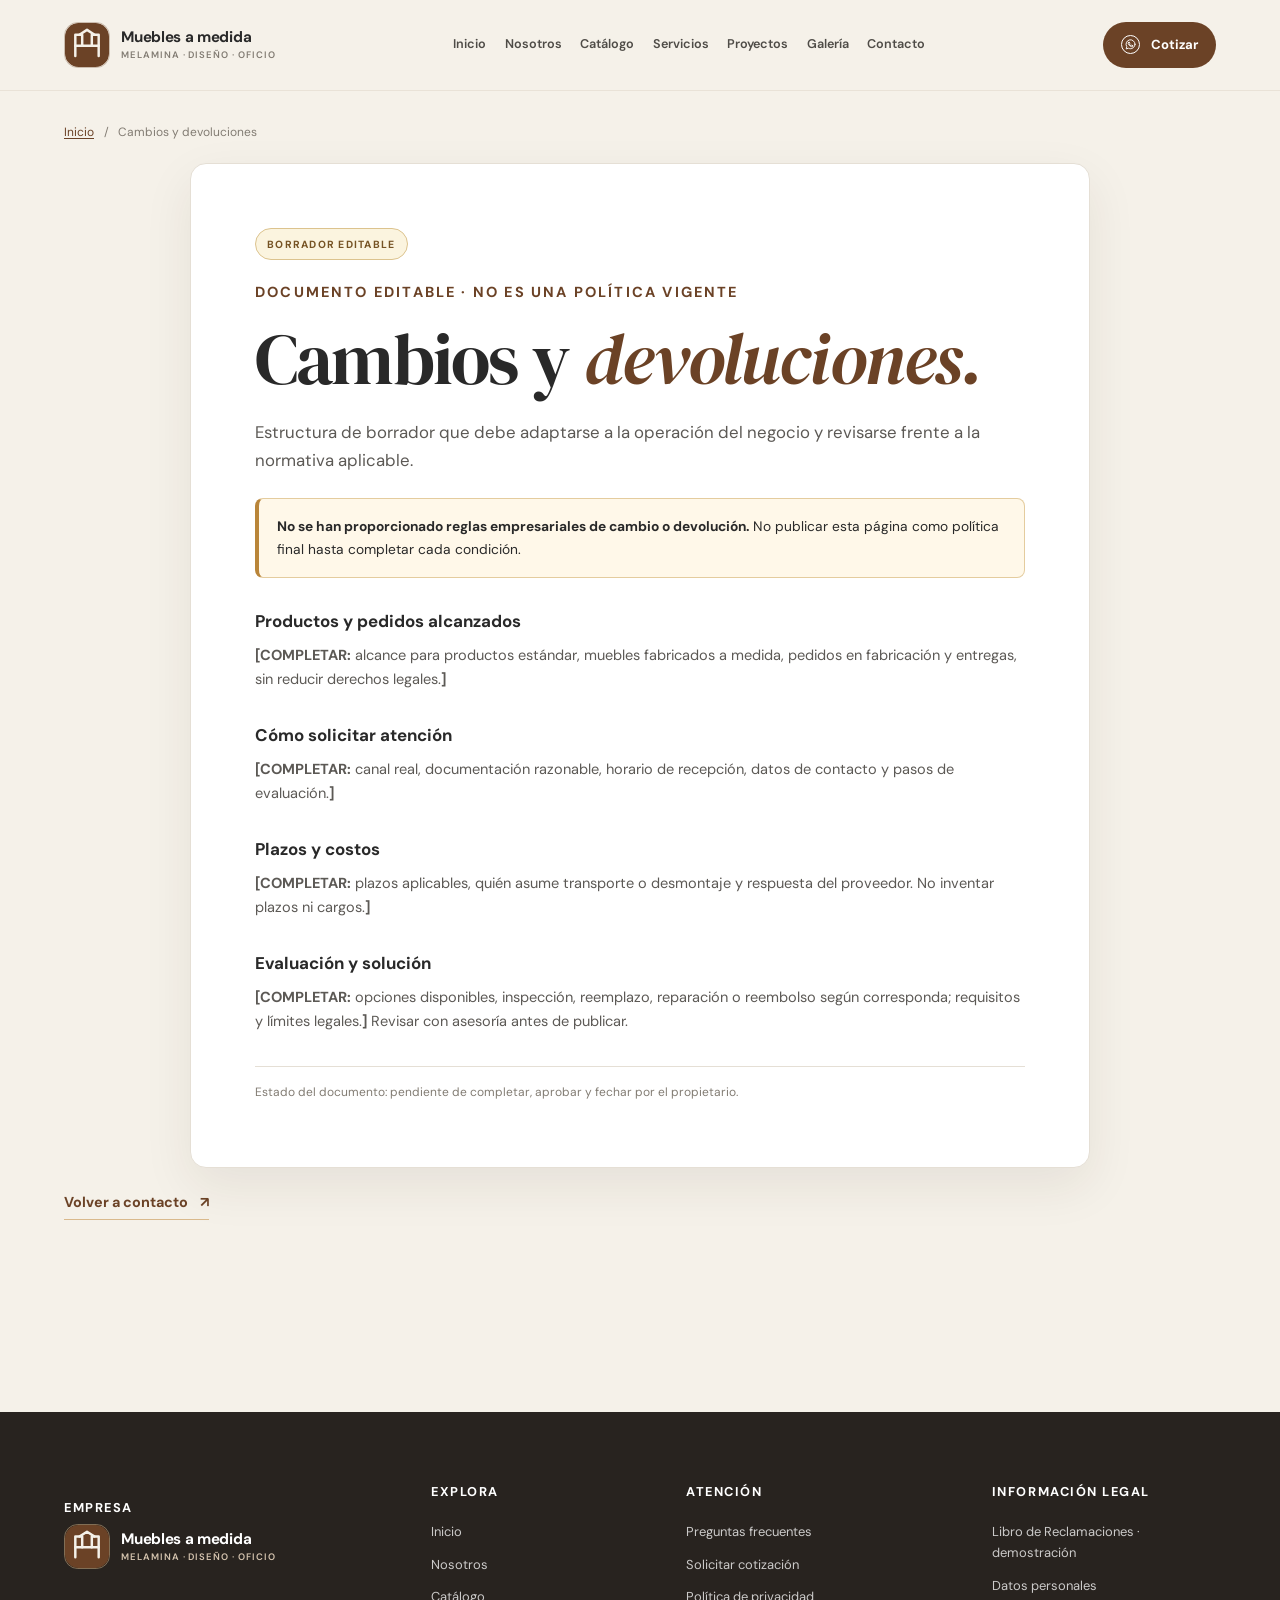
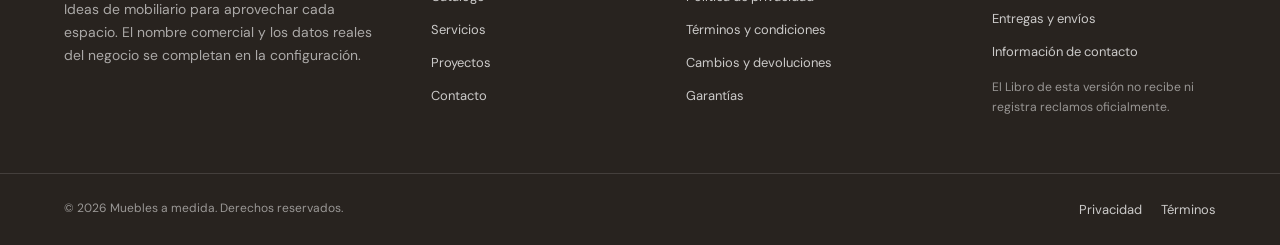
<file: legales/cambios-devoluciones.html>
<!doctype html>
<html lang="es-PE">
<head>
<meta charset="utf-8"><meta name="viewport" content="width=device-width, initial-scale=1, viewport-fit=cover">
<title>Cambios y Devoluciones | Borrador editable</title><meta name="description" content="Borrador editable para que la mueblería defina cambios y devoluciones conforme a sus productos y obligaciones legales."><meta name="keywords" content="cambios, devoluciones, muebles personalizados, política de mueblería"><meta name="theme-color" content="#f5f1e9">
<meta property="og:type" content="website"><meta property="og:title" content="Cambios y Devoluciones | Borrador editable"><meta property="og:description" content="Borrador editable para que la mueblería defina cambios y devoluciones conforme a sus productos y obligaciones legales."><meta property="og:site_name" content="Muebles de melamina a medida"><meta name="twitter:card" content="summary"><meta name="twitter:title" content="Cambios y Devoluciones | Borrador editable"><meta name="twitter:description" content="Borrador editable para que la mueblería defina cambios y devoluciones conforme a sus productos y obligaciones legales.">
<link rel="icon" href="../assets/logo/monograma.svg" type="image/svg+xml"><link rel="preconnect" href="https://fonts.googleapis.com"><link rel="preconnect" href="https://fonts.gstatic.com" crossorigin><link href="https://fonts.googleapis.com/css2?family=DM+Sans:wght@400;500;600;700&family=DM+Serif+Display&display=swap" rel="stylesheet">
<link rel="stylesheet" href="../css/style.css"><link rel="stylesheet" href="../css/componentes.css"><link rel="stylesheet" href="../css/responsive.css"><script defer src="../js/configuracion.js"></script><script defer src="../js/productos.js"></script><script defer src="../js/formularios.js"></script><script defer src="../js/catalogo.js"></script><script defer src="../js/main.js"></script>
</head><body data-base="../" data-page="legal"><a class="skip-link" href="#contenido">Saltar al contenido</a>
<header class="site-header"><div class="header-inner">
<a class="brand" href="../index.html" aria-label="Ir al inicio de muebles a medida"><span class="brand-mark" data-brand-logo aria-hidden="true"><svg viewBox="0 0 48 48"><path d="M8 37V12h12v12h8V12h12v25M8 24h12m8 0h12M14 12l10-6 10 6"/></svg></span><span class="brand-copy"><strong data-brand-name>Muebles a medida</strong><small>Melamina · diseño · oficio</small></span></a>
<button class="nav-toggle" type="button" aria-expanded="false" aria-controls="primary-navigation" aria-label="Abrir menú"><span></span><span></span><span></span></button>
<nav class="primary-nav" id="primary-navigation" aria-label="Navegación principal"><a class="nav-link" href="../index.html">Inicio</a><a class="nav-link" href="../nosotros.html">Nosotros</a><a class="nav-link" href="../catalogo.html">Catálogo</a><a class="nav-link" href="../servicios.html">Servicios</a><a class="nav-link" href="../proyectos.html">Proyectos</a><a class="nav-link" href="../galeria.html">Galería</a><a class="nav-link" href="../contacto.html">Contacto</a></nav>
<a class="button button-small button-dark whatsapp-cta" data-whatsapp-cta aria-label="Solicitar cotización por WhatsApp" href="../contacto.html#cotizacion"><span class="wa-icon" aria-hidden="true"><svg viewBox="0 0 24 24" aria-hidden="true" focusable="false"><path d="M20.2 11.5a8.2 8.2 0 0 1-12 7.2L4 20l1.1-4.1a8.2 8.2 0 1 1 15.1-4.4Z"></path><path d="M8.2 8.1c.2-.4.5-.6.9-.6h.6l1.2 2.8-.7.7c-.2.2-.2.4-.1.7.5.9 1.3 1.6 2.2 2 .3.1.5.1.7-.1l.6-.7 2.9 1.3v.6c-.1.4-.3.7-.7.9-.6.3-1.3.4-2 .2-3.2-.9-5.6-3.4-6.2-6.2-.1-.6.1-1.1.6-1.6Z"></path></svg></span><span>Cotizar</span></a>
</div></header><main id="contenido"><section class="legal-page section-wrap"><nav class="breadcrumb" aria-label="Ruta"><a href="../index.html">Inicio</a><span aria-hidden="true">/</span><span>Cambios y devoluciones</span></nav><article class="legal-document"><div class="legal-document-header"><span class="legal-stamp">BORRADOR EDITABLE</span></div><p class="eyebrow">Documento editable · no es una política vigente</p><h1>Cambios y <em>devoluciones.</em></h1><p class="legal-lead">Estructura de borrador que debe adaptarse a la operación del negocio y revisarse frente a la normativa aplicable.</p><div class="legal-warning"><strong>No se han proporcionado reglas empresariales de cambio o devolución.</strong> No publicar esta página como política final hasta completar cada condición.</div><h2>Productos y pedidos alcanzados</h2><p><strong>[COMPLETAR:</strong> alcance para productos estándar, muebles fabricados a medida, pedidos en fabricación y entregas, sin reducir derechos legales.<strong>]</strong></p><h2>Cómo solicitar atención</h2><p><strong>[COMPLETAR:</strong> canal real, documentación razonable, horario de recepción, datos de contacto y pasos de evaluación.<strong>]</strong></p><h2>Plazos y costos</h2><p><strong>[COMPLETAR:</strong> plazos aplicables, quién asume transporte o desmontaje y respuesta del proveedor. No inventar plazos ni cargos.<strong>]</strong></p><h2>Evaluación y solución</h2><p><strong>[COMPLETAR:</strong> opciones disponibles, inspección, reemplazo, reparación o reembolso según corresponda; requisitos y límites legales.<strong>]</strong> Revisar con asesoría antes de publicar.</p><p class="legal-updated">Estado del documento: pendiente de completar, aprobar y fechar por el propietario.</p></article><a class="text-link legal-back" href="../contacto.html">Volver a contacto <span aria-hidden="true">↗</span></a></section></main><footer class="site-footer"><div class="footer-main">
<div class="footer-brand"><h2>Empresa</h2><a class="brand brand-footer" href="../index.html"><span class="brand-mark" data-brand-logo aria-hidden="true"><svg viewBox="0 0 48 48"><path d="M8 37V12h12v12h8V12h12v25M8 24h12m8 0h12M14 12l10-6 10 6"/></svg></span><span class="brand-copy"><strong data-brand-name>Muebles a medida</strong><small>Melamina · diseño · oficio</small></span></a><p>Ideas de mobiliario para aprovechar cada espacio. El nombre comercial y los datos reales del negocio se completan en la configuración.</p><div class="footer-socials" id="footer-redes"><a href="../contacto.html#redes" data-social="facebook" hidden>Facebook</a><a href="../contacto.html#redes" data-social="instagram" hidden>Instagram</a><a href="../contacto.html#redes" data-social="tiktok" hidden>TikTok</a></div></div>
<div class="footer-column"><h2>Explora</h2><a href="../index.html">Inicio</a><a href="../nosotros.html">Nosotros</a><a href="../catalogo.html">Catálogo</a><a href="../servicios.html">Servicios</a><a href="../proyectos.html">Proyectos</a><a href="../contacto.html">Contacto</a></div>
<div class="footer-column"><h2>Atención</h2><a href="../index.html#preguntas">Preguntas frecuentes</a><a href="../contacto.html#cotizacion">Solicitar cotización</a><a href="../legales/privacidad.html">Política de privacidad</a><a href="../legales/terminos.html">Términos y condiciones</a><a href="../legales/cambios-devoluciones.html">Cambios y devoluciones</a><a href="../legales/garantias.html">Garantías</a></div>
<div class="footer-column"><h2>Información legal</h2><a href="../libro-reclamaciones.html">Libro de Reclamaciones · demostración</a><a href="../legales/datos-personales.html">Datos personales</a><a href="../legales/entregas.html">Entregas y envíos</a><a href="../contacto.html">Información de contacto</a><p class="footer-disclaimer">El Libro de esta versión no recibe ni registra reclamos oficialmente.</p></div>
</div><div class="footer-bottom"><span>© <span data-current-year>2026</span> <span data-brand-name>Muebles a medida</span>. Derechos reservados.</span><div><a href="../legales/privacidad.html">Privacidad</a><a href="../legales/terminos.html">Términos</a></div></div></footer>
<a class="floating-whatsapp" data-whatsapp-cta href="../contacto.html#cotizacion" aria-label="Consultar por WhatsApp"><svg viewBox="0 0 24 24" aria-hidden="true" focusable="false"><path d="M20.2 11.5a8.2 8.2 0 0 1-12 7.2L4 20l1.1-4.1a8.2 8.2 0 1 1 15.1-4.4Z"></path><path d="M8.2 8.1c.2-.4.5-.6.9-.6h.6l1.2 2.8-.7.7c-.2.2-.2.4-.1.7.5.9 1.3 1.6 2.2 2 .3.1.5.1.7-.1l.6-.7 2.9 1.3v.6c-.1.4-.3.7-.7.9-.6.3-1.3.4-2 .2-3.2-.9-5.6-3.4-6.2-6.2-.1-.6.1-1.1.6-1.6Z"></path></svg></a>
<button class="back-to-top" type="button" aria-label="Volver al inicio">↑</button>
<div class="toast-region" aria-live="polite" aria-atomic="true"></div></body></html>
</file>
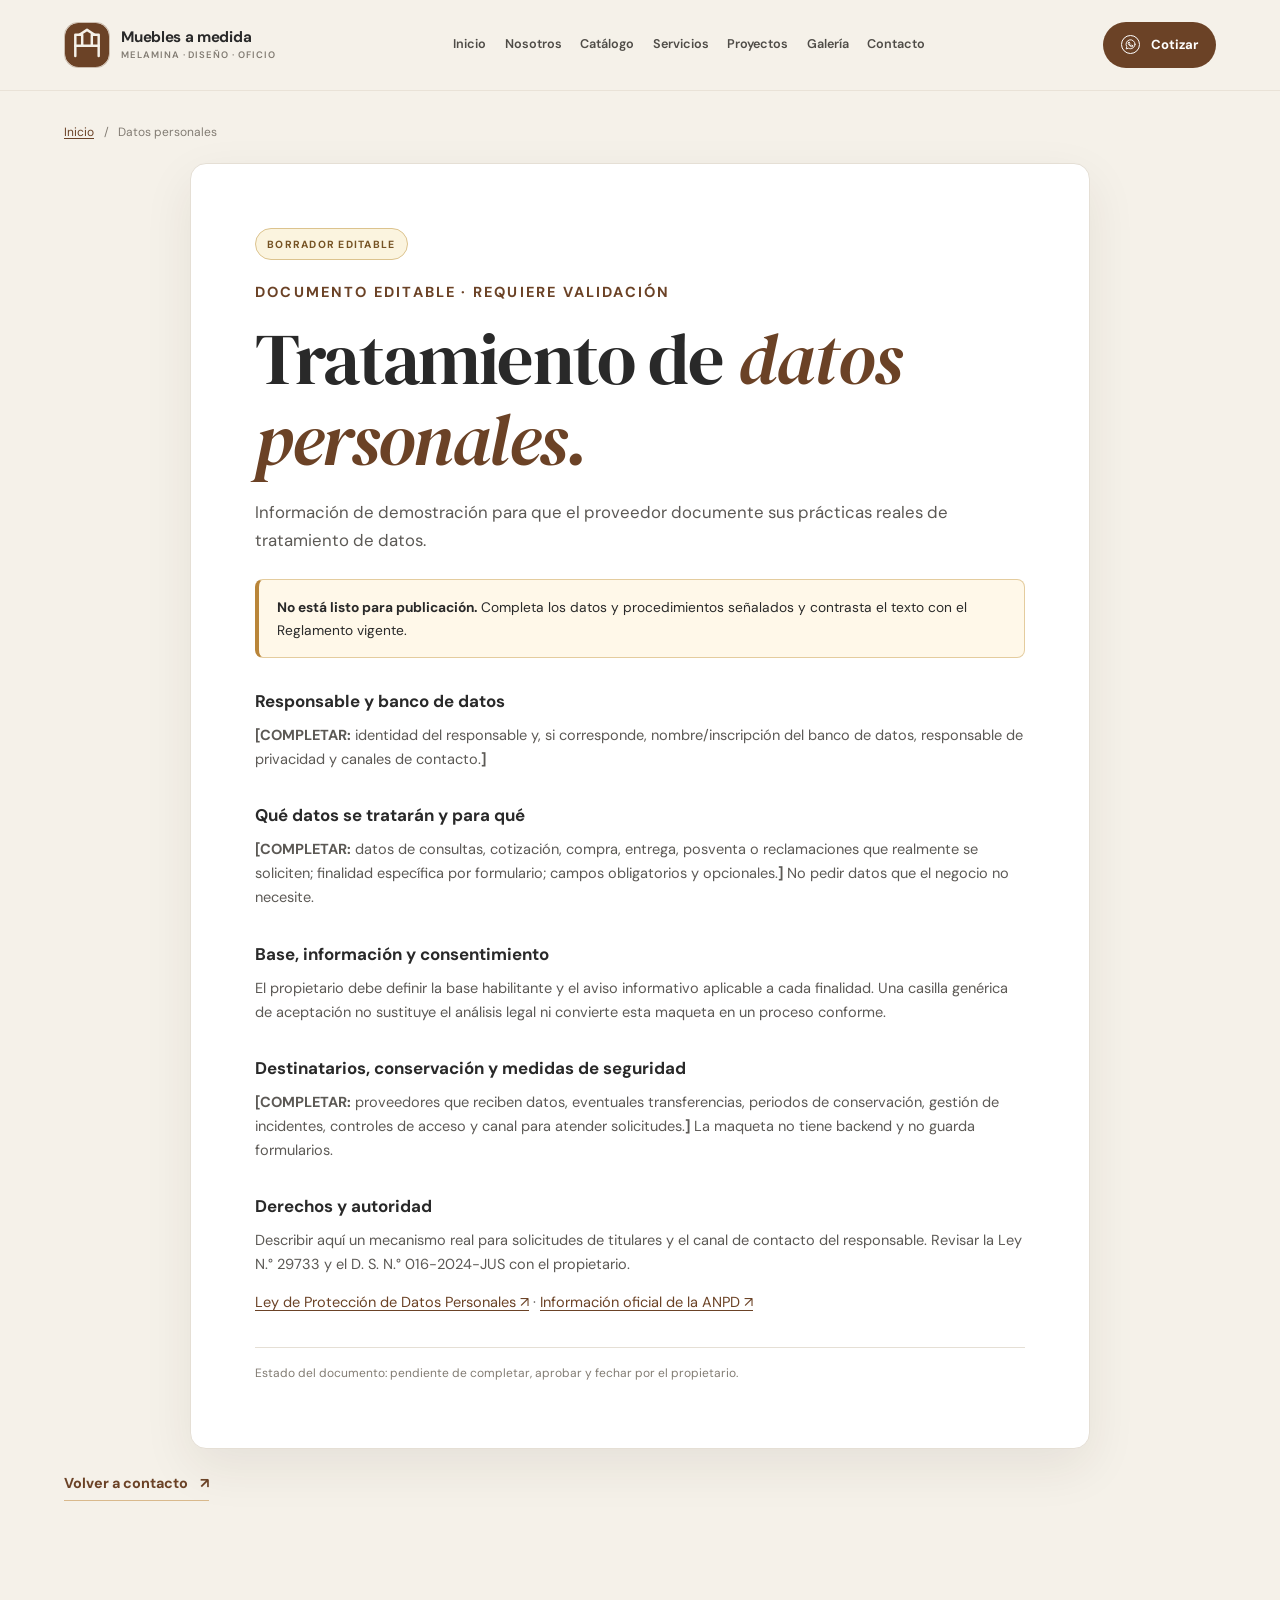
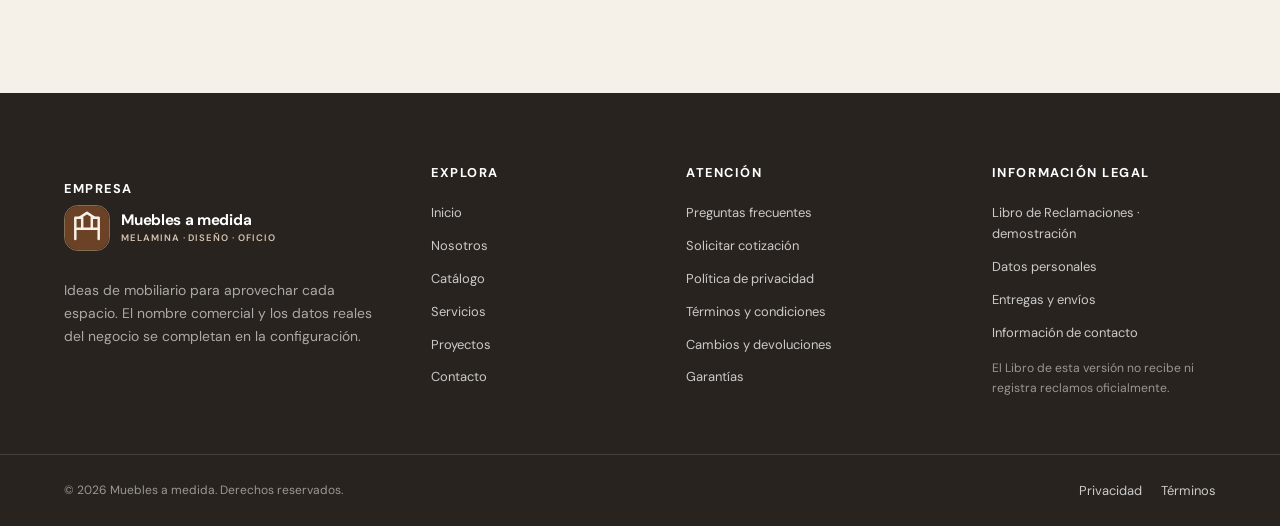
<file: legales/datos-personales.html>
<!doctype html>
<html lang="es-PE">
<head>
<meta charset="utf-8"><meta name="viewport" content="width=device-width, initial-scale=1, viewport-fit=cover">
<title>Protección de Datos Personales | Borrador editable</title><meta name="description" content="Borrador de información sobre datos personales para una mueblería. El responsable debe completarlo y revisarlo legalmente."><meta name="keywords" content="datos personales Perú, Ley 29733, derechos ARCO, privacidad"><meta name="theme-color" content="#f5f1e9">
<meta property="og:type" content="website"><meta property="og:title" content="Protección de Datos Personales | Borrador editable"><meta property="og:description" content="Borrador de información sobre datos personales para una mueblería. El responsable debe completarlo y revisarlo legalmente."><meta property="og:site_name" content="Muebles de melamina a medida"><meta name="twitter:card" content="summary"><meta name="twitter:title" content="Protección de Datos Personales | Borrador editable"><meta name="twitter:description" content="Borrador de información sobre datos personales para una mueblería. El responsable debe completarlo y revisarlo legalmente.">
<link rel="icon" href="../assets/logo/monograma.svg" type="image/svg+xml"><link rel="preconnect" href="https://fonts.googleapis.com"><link rel="preconnect" href="https://fonts.gstatic.com" crossorigin><link href="https://fonts.googleapis.com/css2?family=DM+Sans:wght@400;500;600;700&family=DM+Serif+Display&display=swap" rel="stylesheet">
<link rel="stylesheet" href="../css/style.css"><link rel="stylesheet" href="../css/componentes.css"><link rel="stylesheet" href="../css/responsive.css"><script defer src="../js/configuracion.js"></script><script defer src="../js/productos.js"></script><script defer src="../js/formularios.js"></script><script defer src="../js/catalogo.js"></script><script defer src="../js/main.js"></script>
</head><body data-base="../" data-page="legal"><a class="skip-link" href="#contenido">Saltar al contenido</a>
<header class="site-header"><div class="header-inner">
<a class="brand" href="../index.html" aria-label="Ir al inicio de muebles a medida"><span class="brand-mark" data-brand-logo aria-hidden="true"><svg viewBox="0 0 48 48"><path d="M8 37V12h12v12h8V12h12v25M8 24h12m8 0h12M14 12l10-6 10 6"/></svg></span><span class="brand-copy"><strong data-brand-name>Muebles a medida</strong><small>Melamina · diseño · oficio</small></span></a>
<button class="nav-toggle" type="button" aria-expanded="false" aria-controls="primary-navigation" aria-label="Abrir menú"><span></span><span></span><span></span></button>
<nav class="primary-nav" id="primary-navigation" aria-label="Navegación principal"><a class="nav-link" href="../index.html">Inicio</a><a class="nav-link" href="../nosotros.html">Nosotros</a><a class="nav-link" href="../catalogo.html">Catálogo</a><a class="nav-link" href="../servicios.html">Servicios</a><a class="nav-link" href="../proyectos.html">Proyectos</a><a class="nav-link" href="../galeria.html">Galería</a><a class="nav-link" href="../contacto.html">Contacto</a></nav>
<a class="button button-small button-dark whatsapp-cta" data-whatsapp-cta aria-label="Solicitar cotización por WhatsApp" href="../contacto.html#cotizacion"><span class="wa-icon" aria-hidden="true"><svg viewBox="0 0 24 24" aria-hidden="true" focusable="false"><path d="M20.2 11.5a8.2 8.2 0 0 1-12 7.2L4 20l1.1-4.1a8.2 8.2 0 1 1 15.1-4.4Z"></path><path d="M8.2 8.1c.2-.4.5-.6.9-.6h.6l1.2 2.8-.7.7c-.2.2-.2.4-.1.7.5.9 1.3 1.6 2.2 2 .3.1.5.1.7-.1l.6-.7 2.9 1.3v.6c-.1.4-.3.7-.7.9-.6.3-1.3.4-2 .2-3.2-.9-5.6-3.4-6.2-6.2-.1-.6.1-1.1.6-1.6Z"></path></svg></span><span>Cotizar</span></a>
</div></header><main id="contenido"><section class="legal-page section-wrap"><nav class="breadcrumb" aria-label="Ruta"><a href="../index.html">Inicio</a><span aria-hidden="true">/</span><span>Datos personales</span></nav><article class="legal-document"><div class="legal-document-header"><span class="legal-stamp">BORRADOR EDITABLE</span></div><p class="eyebrow">Documento editable · requiere validación</p><h1>Tratamiento de <em>datos personales.</em></h1><p class="legal-lead">Información de demostración para que el proveedor documente sus prácticas reales de tratamiento de datos.</p><div class="legal-warning"><strong>No está listo para publicación.</strong> Completa los datos y procedimientos señalados y contrasta el texto con el Reglamento vigente.</div><h2>Responsable y banco de datos</h2><p><strong>[COMPLETAR:</strong> identidad del responsable y, si corresponde, nombre/inscripción del banco de datos, responsable de privacidad y canales de contacto.<strong>]</strong></p><h2>Qué datos se tratarán y para qué</h2><p><strong>[COMPLETAR:</strong> datos de consultas, cotización, compra, entrega, posventa o reclamaciones que realmente se soliciten; finalidad específica por formulario; campos obligatorios y opcionales.<strong>]</strong> No pedir datos que el negocio no necesite.</p><h2>Base, información y consentimiento</h2><p>El propietario debe definir la base habilitante y el aviso informativo aplicable a cada finalidad. Una casilla genérica de aceptación no sustituye el análisis legal ni convierte esta maqueta en un proceso conforme.</p><h2>Destinatarios, conservación y medidas de seguridad</h2><p><strong>[COMPLETAR:</strong> proveedores que reciben datos, eventuales transferencias, periodos de conservación, gestión de incidentes, controles de acceso y canal para atender solicitudes.<strong>]</strong> La maqueta no tiene backend y no guarda formularios.</p><h2>Derechos y autoridad</h2><p>Describir aquí un mecanismo real para solicitudes de titulares y el canal de contacto del responsable. Revisar la Ley N.° 29733 y el D. S. N.° 016-2024-JUS con el propietario.</p><p><a href="https://www.gob.pe/institucion/congreso-de-la-republica/normas-legales/243470-29733" target="_blank" rel="noopener noreferrer">Ley de Protección de Datos Personales ↗</a> · <a href="https://www.gob.pe/institucion/anpd/campanas/128319-nuevo-reglamento-de-proteccion-de-datos-personales" target="_blank" rel="noopener noreferrer">Información oficial de la ANPD ↗</a></p><p class="legal-updated">Estado del documento: pendiente de completar, aprobar y fechar por el propietario.</p></article><a class="text-link legal-back" href="../contacto.html">Volver a contacto <span aria-hidden="true">↗</span></a></section></main><footer class="site-footer"><div class="footer-main">
<div class="footer-brand"><h2>Empresa</h2><a class="brand brand-footer" href="../index.html"><span class="brand-mark" data-brand-logo aria-hidden="true"><svg viewBox="0 0 48 48"><path d="M8 37V12h12v12h8V12h12v25M8 24h12m8 0h12M14 12l10-6 10 6"/></svg></span><span class="brand-copy"><strong data-brand-name>Muebles a medida</strong><small>Melamina · diseño · oficio</small></span></a><p>Ideas de mobiliario para aprovechar cada espacio. El nombre comercial y los datos reales del negocio se completan en la configuración.</p><div class="footer-socials" id="footer-redes"><a href="../contacto.html#redes" data-social="facebook" hidden>Facebook</a><a href="../contacto.html#redes" data-social="instagram" hidden>Instagram</a><a href="../contacto.html#redes" data-social="tiktok" hidden>TikTok</a></div></div>
<div class="footer-column"><h2>Explora</h2><a href="../index.html">Inicio</a><a href="../nosotros.html">Nosotros</a><a href="../catalogo.html">Catálogo</a><a href="../servicios.html">Servicios</a><a href="../proyectos.html">Proyectos</a><a href="../contacto.html">Contacto</a></div>
<div class="footer-column"><h2>Atención</h2><a href="../index.html#preguntas">Preguntas frecuentes</a><a href="../contacto.html#cotizacion">Solicitar cotización</a><a href="../legales/privacidad.html">Política de privacidad</a><a href="../legales/terminos.html">Términos y condiciones</a><a href="../legales/cambios-devoluciones.html">Cambios y devoluciones</a><a href="../legales/garantias.html">Garantías</a></div>
<div class="footer-column"><h2>Información legal</h2><a href="../libro-reclamaciones.html">Libro de Reclamaciones · demostración</a><a href="../legales/datos-personales.html">Datos personales</a><a href="../legales/entregas.html">Entregas y envíos</a><a href="../contacto.html">Información de contacto</a><p class="footer-disclaimer">El Libro de esta versión no recibe ni registra reclamos oficialmente.</p></div>
</div><div class="footer-bottom"><span>© <span data-current-year>2026</span> <span data-brand-name>Muebles a medida</span>. Derechos reservados.</span><div><a href="../legales/privacidad.html">Privacidad</a><a href="../legales/terminos.html">Términos</a></div></div></footer>
<a class="floating-whatsapp" data-whatsapp-cta href="../contacto.html#cotizacion" aria-label="Consultar por WhatsApp"><svg viewBox="0 0 24 24" aria-hidden="true" focusable="false"><path d="M20.2 11.5a8.2 8.2 0 0 1-12 7.2L4 20l1.1-4.1a8.2 8.2 0 1 1 15.1-4.4Z"></path><path d="M8.2 8.1c.2-.4.5-.6.9-.6h.6l1.2 2.8-.7.7c-.2.2-.2.4-.1.7.5.9 1.3 1.6 2.2 2 .3.1.5.1.7-.1l.6-.7 2.9 1.3v.6c-.1.4-.3.7-.7.9-.6.3-1.3.4-2 .2-3.2-.9-5.6-3.4-6.2-6.2-.1-.6.1-1.1.6-1.6Z"></path></svg></a>
<button class="back-to-top" type="button" aria-label="Volver al inicio">↑</button>
<div class="toast-region" aria-live="polite" aria-atomic="true"></div></body></html>
</file>
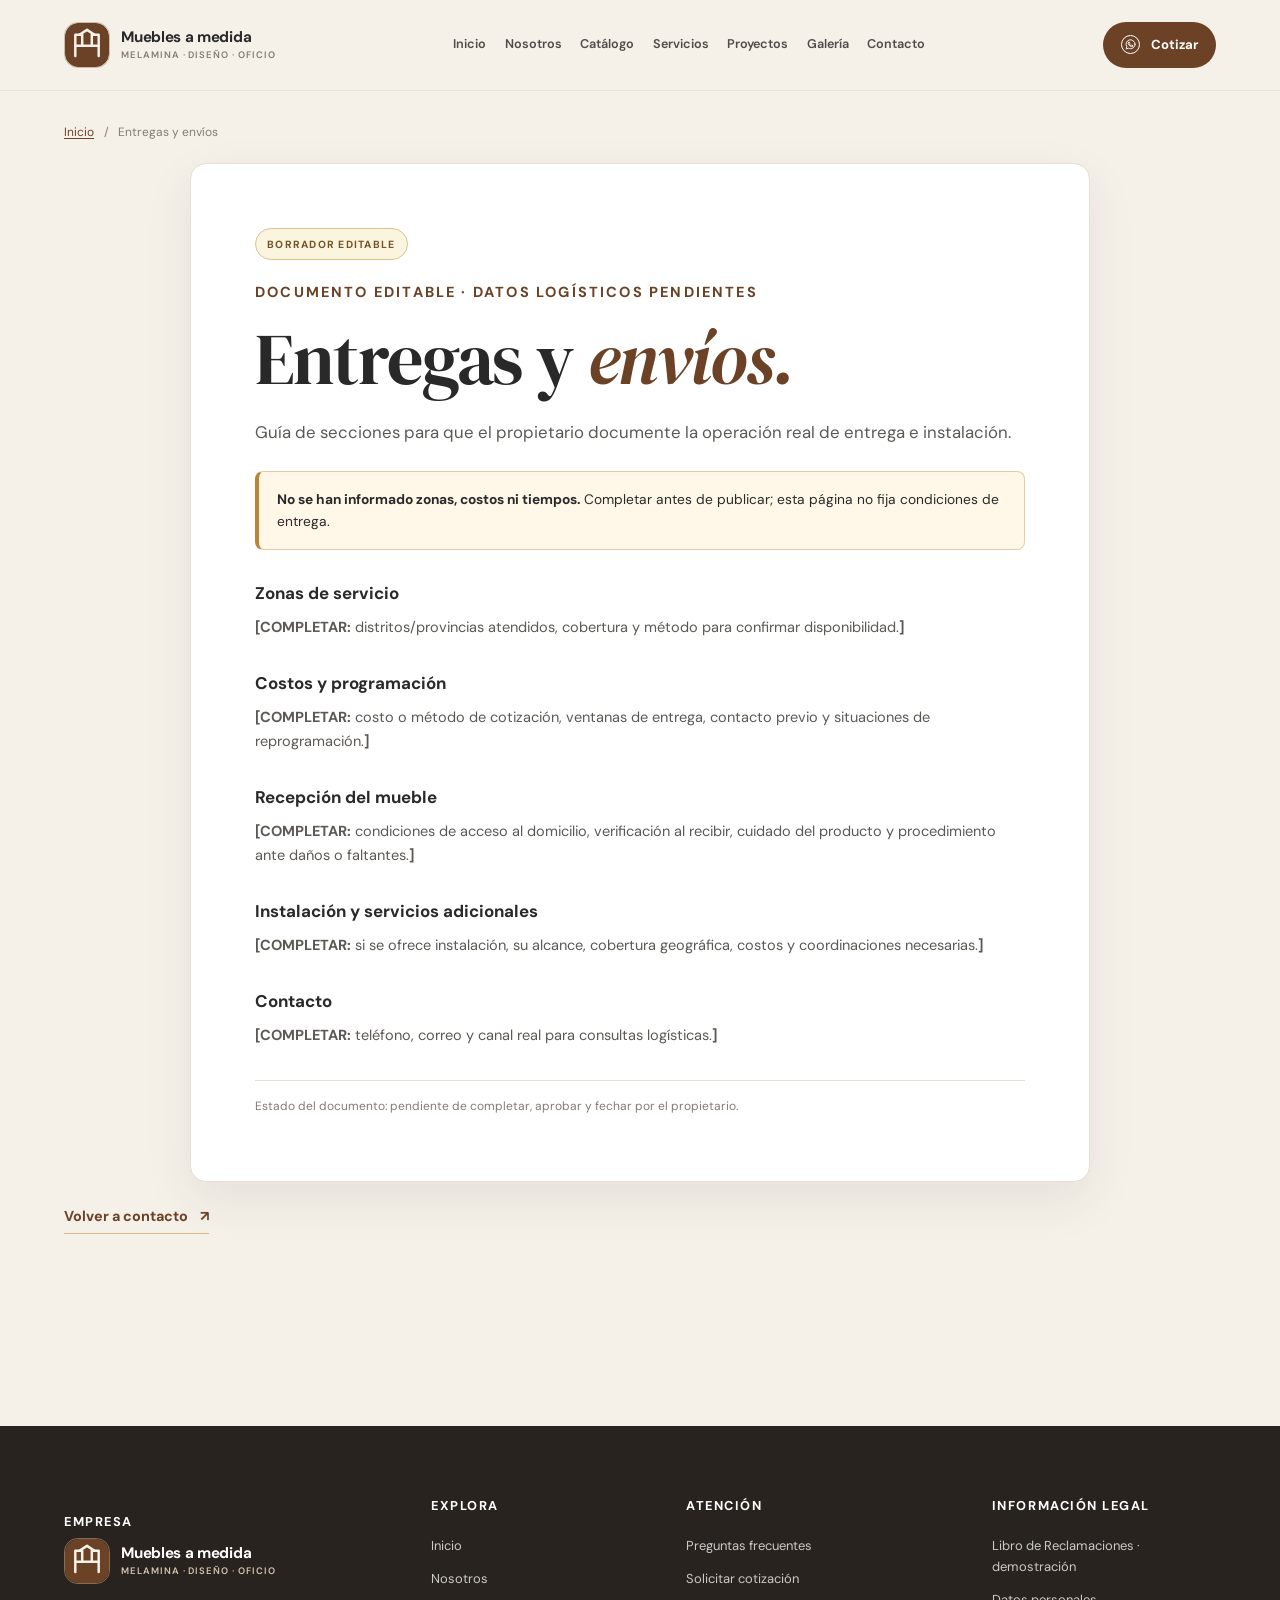
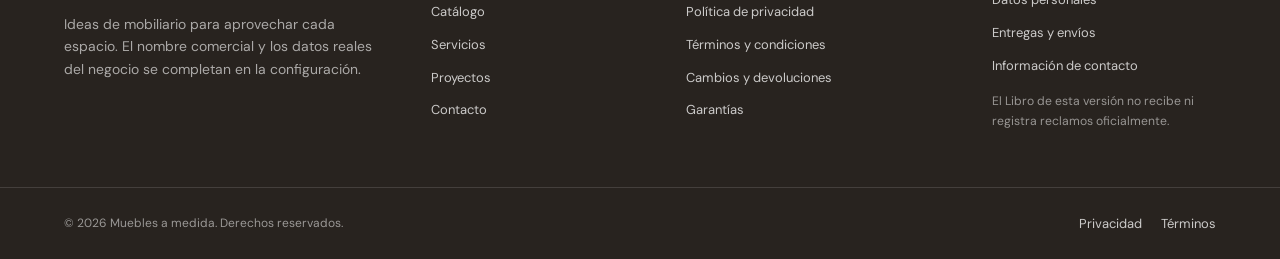
<file: legales/entregas.html>
<!doctype html>
<html lang="es-PE">
<head>
<meta charset="utf-8"><meta name="viewport" content="width=device-width, initial-scale=1, viewport-fit=cover">
<title>Entregas y Envíos | Borrador editable</title><meta name="description" content="Borrador de política de entrega para muebles. Zonas, precios, tiempos e instalación quedan pendientes de confirmación."><meta name="keywords" content="entrega de muebles, envíos, instalación, mueblería Perú"><meta name="theme-color" content="#f5f1e9">
<meta property="og:type" content="website"><meta property="og:title" content="Entregas y Envíos | Borrador editable"><meta property="og:description" content="Borrador de política de entrega para muebles. Zonas, precios, tiempos e instalación quedan pendientes de confirmación."><meta property="og:site_name" content="Muebles de melamina a medida"><meta name="twitter:card" content="summary"><meta name="twitter:title" content="Entregas y Envíos | Borrador editable"><meta name="twitter:description" content="Borrador de política de entrega para muebles. Zonas, precios, tiempos e instalación quedan pendientes de confirmación.">
<link rel="icon" href="../assets/logo/monograma.svg" type="image/svg+xml"><link rel="preconnect" href="https://fonts.googleapis.com"><link rel="preconnect" href="https://fonts.gstatic.com" crossorigin><link href="https://fonts.googleapis.com/css2?family=DM+Sans:wght@400;500;600;700&family=DM+Serif+Display&display=swap" rel="stylesheet">
<link rel="stylesheet" href="../css/style.css"><link rel="stylesheet" href="../css/componentes.css"><link rel="stylesheet" href="../css/responsive.css"><script defer src="../js/configuracion.js"></script><script defer src="../js/productos.js"></script><script defer src="../js/formularios.js"></script><script defer src="../js/catalogo.js"></script><script defer src="../js/main.js"></script>
</head><body data-base="../" data-page="legal"><a class="skip-link" href="#contenido">Saltar al contenido</a>
<header class="site-header"><div class="header-inner">
<a class="brand" href="../index.html" aria-label="Ir al inicio de muebles a medida"><span class="brand-mark" data-brand-logo aria-hidden="true"><svg viewBox="0 0 48 48"><path d="M8 37V12h12v12h8V12h12v25M8 24h12m8 0h12M14 12l10-6 10 6"/></svg></span><span class="brand-copy"><strong data-brand-name>Muebles a medida</strong><small>Melamina · diseño · oficio</small></span></a>
<button class="nav-toggle" type="button" aria-expanded="false" aria-controls="primary-navigation" aria-label="Abrir menú"><span></span><span></span><span></span></button>
<nav class="primary-nav" id="primary-navigation" aria-label="Navegación principal"><a class="nav-link" href="../index.html">Inicio</a><a class="nav-link" href="../nosotros.html">Nosotros</a><a class="nav-link" href="../catalogo.html">Catálogo</a><a class="nav-link" href="../servicios.html">Servicios</a><a class="nav-link" href="../proyectos.html">Proyectos</a><a class="nav-link" href="../galeria.html">Galería</a><a class="nav-link" href="../contacto.html">Contacto</a></nav>
<a class="button button-small button-dark whatsapp-cta" data-whatsapp-cta aria-label="Solicitar cotización por WhatsApp" href="../contacto.html#cotizacion"><span class="wa-icon" aria-hidden="true"><svg viewBox="0 0 24 24" aria-hidden="true" focusable="false"><path d="M20.2 11.5a8.2 8.2 0 0 1-12 7.2L4 20l1.1-4.1a8.2 8.2 0 1 1 15.1-4.4Z"></path><path d="M8.2 8.1c.2-.4.5-.6.9-.6h.6l1.2 2.8-.7.7c-.2.2-.2.4-.1.7.5.9 1.3 1.6 2.2 2 .3.1.5.1.7-.1l.6-.7 2.9 1.3v.6c-.1.4-.3.7-.7.9-.6.3-1.3.4-2 .2-3.2-.9-5.6-3.4-6.2-6.2-.1-.6.1-1.1.6-1.6Z"></path></svg></span><span>Cotizar</span></a>
</div></header><main id="contenido"><section class="legal-page section-wrap"><nav class="breadcrumb" aria-label="Ruta"><a href="../index.html">Inicio</a><span aria-hidden="true">/</span><span>Entregas y envíos</span></nav><article class="legal-document"><div class="legal-document-header"><span class="legal-stamp">BORRADOR EDITABLE</span></div><p class="eyebrow">Documento editable · datos logísticos pendientes</p><h1>Entregas y <em>envíos.</em></h1><p class="legal-lead">Guía de secciones para que el propietario documente la operación real de entrega e instalación.</p><div class="legal-warning"><strong>No se han informado zonas, costos ni tiempos.</strong> Completar antes de publicar; esta página no fija condiciones de entrega.</div><h2>Zonas de servicio</h2><p><strong>[COMPLETAR:</strong> distritos/provincias atendidos, cobertura y método para confirmar disponibilidad.<strong>]</strong></p><h2>Costos y programación</h2><p><strong>[COMPLETAR:</strong> costo o método de cotización, ventanas de entrega, contacto previo y situaciones de reprogramación.<strong>]</strong></p><h2>Recepción del mueble</h2><p><strong>[COMPLETAR:</strong> condiciones de acceso al domicilio, verificación al recibir, cuidado del producto y procedimiento ante daños o faltantes.<strong>]</strong></p><h2>Instalación y servicios adicionales</h2><p><strong>[COMPLETAR:</strong> si se ofrece instalación, su alcance, cobertura geográfica, costos y coordinaciones necesarias.<strong>]</strong></p><h2>Contacto</h2><p><strong>[COMPLETAR:</strong> teléfono, correo y canal real para consultas logísticas.<strong>]</strong></p><p class="legal-updated">Estado del documento: pendiente de completar, aprobar y fechar por el propietario.</p></article><a class="text-link legal-back" href="../contacto.html">Volver a contacto <span aria-hidden="true">↗</span></a></section></main><footer class="site-footer"><div class="footer-main">
<div class="footer-brand"><h2>Empresa</h2><a class="brand brand-footer" href="../index.html"><span class="brand-mark" data-brand-logo aria-hidden="true"><svg viewBox="0 0 48 48"><path d="M8 37V12h12v12h8V12h12v25M8 24h12m8 0h12M14 12l10-6 10 6"/></svg></span><span class="brand-copy"><strong data-brand-name>Muebles a medida</strong><small>Melamina · diseño · oficio</small></span></a><p>Ideas de mobiliario para aprovechar cada espacio. El nombre comercial y los datos reales del negocio se completan en la configuración.</p><div class="footer-socials" id="footer-redes"><a href="../contacto.html#redes" data-social="facebook" hidden>Facebook</a><a href="../contacto.html#redes" data-social="instagram" hidden>Instagram</a><a href="../contacto.html#redes" data-social="tiktok" hidden>TikTok</a></div></div>
<div class="footer-column"><h2>Explora</h2><a href="../index.html">Inicio</a><a href="../nosotros.html">Nosotros</a><a href="../catalogo.html">Catálogo</a><a href="../servicios.html">Servicios</a><a href="../proyectos.html">Proyectos</a><a href="../contacto.html">Contacto</a></div>
<div class="footer-column"><h2>Atención</h2><a href="../index.html#preguntas">Preguntas frecuentes</a><a href="../contacto.html#cotizacion">Solicitar cotización</a><a href="../legales/privacidad.html">Política de privacidad</a><a href="../legales/terminos.html">Términos y condiciones</a><a href="../legales/cambios-devoluciones.html">Cambios y devoluciones</a><a href="../legales/garantias.html">Garantías</a></div>
<div class="footer-column"><h2>Información legal</h2><a href="../libro-reclamaciones.html">Libro de Reclamaciones · demostración</a><a href="../legales/datos-personales.html">Datos personales</a><a href="../legales/entregas.html">Entregas y envíos</a><a href="../contacto.html">Información de contacto</a><p class="footer-disclaimer">El Libro de esta versión no recibe ni registra reclamos oficialmente.</p></div>
</div><div class="footer-bottom"><span>© <span data-current-year>2026</span> <span data-brand-name>Muebles a medida</span>. Derechos reservados.</span><div><a href="../legales/privacidad.html">Privacidad</a><a href="../legales/terminos.html">Términos</a></div></div></footer>
<a class="floating-whatsapp" data-whatsapp-cta href="../contacto.html#cotizacion" aria-label="Consultar por WhatsApp"><svg viewBox="0 0 24 24" aria-hidden="true" focusable="false"><path d="M20.2 11.5a8.2 8.2 0 0 1-12 7.2L4 20l1.1-4.1a8.2 8.2 0 1 1 15.1-4.4Z"></path><path d="M8.2 8.1c.2-.4.5-.6.9-.6h.6l1.2 2.8-.7.7c-.2.2-.2.4-.1.7.5.9 1.3 1.6 2.2 2 .3.1.5.1.7-.1l.6-.7 2.9 1.3v.6c-.1.4-.3.7-.7.9-.6.3-1.3.4-2 .2-3.2-.9-5.6-3.4-6.2-6.2-.1-.6.1-1.1.6-1.6Z"></path></svg></a>
<button class="back-to-top" type="button" aria-label="Volver al inicio">↑</button>
<div class="toast-region" aria-live="polite" aria-atomic="true"></div></body></html>
</file>
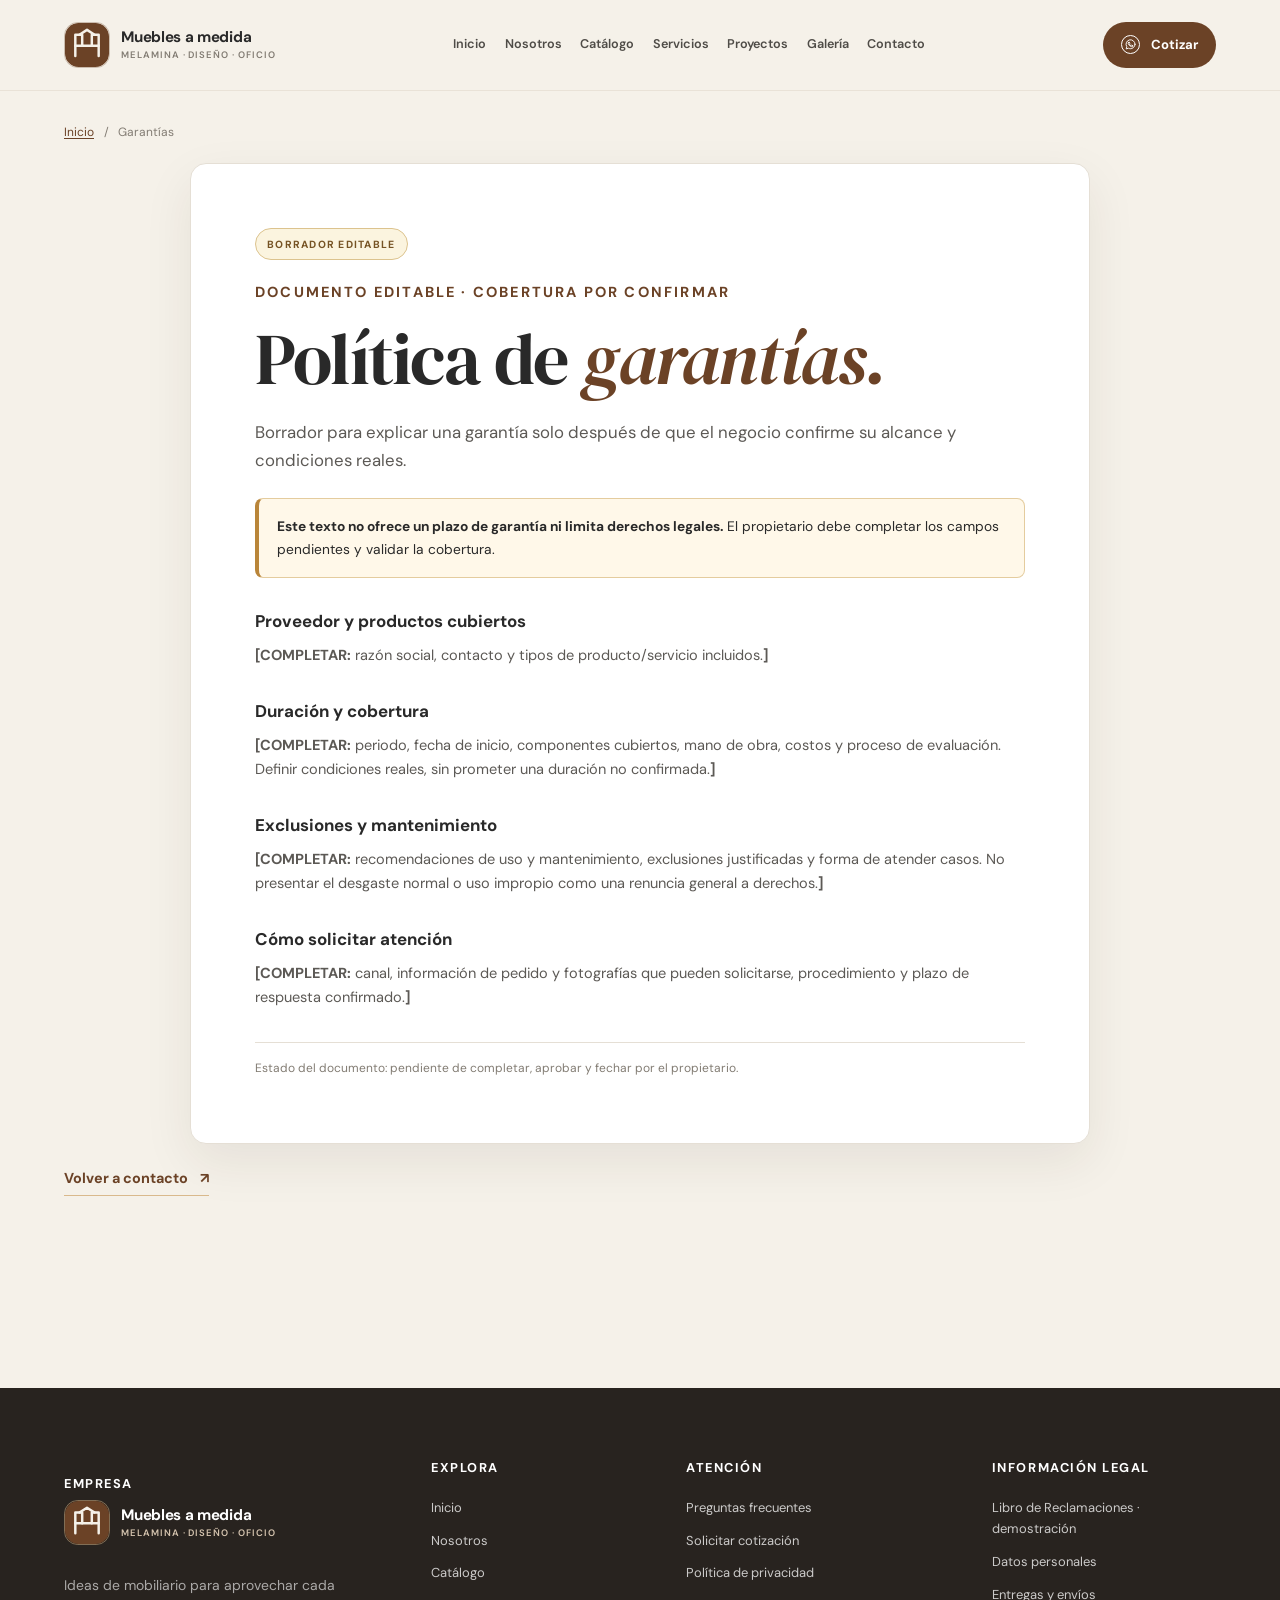
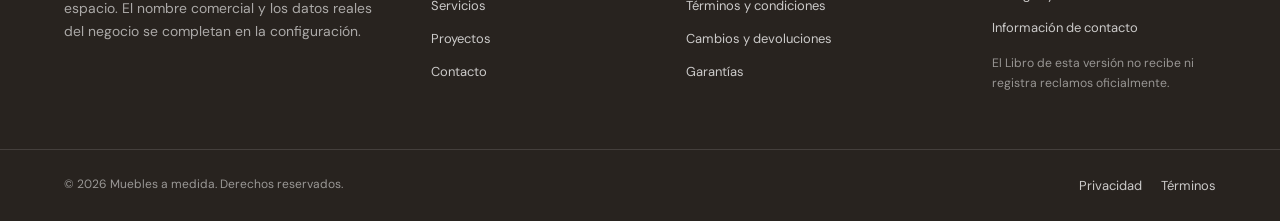
<file: legales/garantias.html>
<!doctype html>
<html lang="es-PE">
<head>
<meta charset="utf-8"><meta name="viewport" content="width=device-width, initial-scale=1, viewport-fit=cover">
<title>Política de Garantías | Borrador editable</title><meta name="description" content="Borrador de garantía para muebles de melamina. La cobertura y los plazos deben ser confirmados por el propietario."><meta name="keywords" content="garantía de muebles, muebles de melamina, política de garantías Perú"><meta name="theme-color" content="#f5f1e9">
<meta property="og:type" content="website"><meta property="og:title" content="Política de Garantías | Borrador editable"><meta property="og:description" content="Borrador de garantía para muebles de melamina. La cobertura y los plazos deben ser confirmados por el propietario."><meta property="og:site_name" content="Muebles de melamina a medida"><meta name="twitter:card" content="summary"><meta name="twitter:title" content="Política de Garantías | Borrador editable"><meta name="twitter:description" content="Borrador de garantía para muebles de melamina. La cobertura y los plazos deben ser confirmados por el propietario.">
<link rel="icon" href="../assets/logo/monograma.svg" type="image/svg+xml"><link rel="preconnect" href="https://fonts.googleapis.com"><link rel="preconnect" href="https://fonts.gstatic.com" crossorigin><link href="https://fonts.googleapis.com/css2?family=DM+Sans:wght@400;500;600;700&family=DM+Serif+Display&display=swap" rel="stylesheet">
<link rel="stylesheet" href="../css/style.css"><link rel="stylesheet" href="../css/componentes.css"><link rel="stylesheet" href="../css/responsive.css"><script defer src="../js/configuracion.js"></script><script defer src="../js/productos.js"></script><script defer src="../js/formularios.js"></script><script defer src="../js/catalogo.js"></script><script defer src="../js/main.js"></script>
</head><body data-base="../" data-page="legal"><a class="skip-link" href="#contenido">Saltar al contenido</a>
<header class="site-header"><div class="header-inner">
<a class="brand" href="../index.html" aria-label="Ir al inicio de muebles a medida"><span class="brand-mark" data-brand-logo aria-hidden="true"><svg viewBox="0 0 48 48"><path d="M8 37V12h12v12h8V12h12v25M8 24h12m8 0h12M14 12l10-6 10 6"/></svg></span><span class="brand-copy"><strong data-brand-name>Muebles a medida</strong><small>Melamina · diseño · oficio</small></span></a>
<button class="nav-toggle" type="button" aria-expanded="false" aria-controls="primary-navigation" aria-label="Abrir menú"><span></span><span></span><span></span></button>
<nav class="primary-nav" id="primary-navigation" aria-label="Navegación principal"><a class="nav-link" href="../index.html">Inicio</a><a class="nav-link" href="../nosotros.html">Nosotros</a><a class="nav-link" href="../catalogo.html">Catálogo</a><a class="nav-link" href="../servicios.html">Servicios</a><a class="nav-link" href="../proyectos.html">Proyectos</a><a class="nav-link" href="../galeria.html">Galería</a><a class="nav-link" href="../contacto.html">Contacto</a></nav>
<a class="button button-small button-dark whatsapp-cta" data-whatsapp-cta aria-label="Solicitar cotización por WhatsApp" href="../contacto.html#cotizacion"><span class="wa-icon" aria-hidden="true"><svg viewBox="0 0 24 24" aria-hidden="true" focusable="false"><path d="M20.2 11.5a8.2 8.2 0 0 1-12 7.2L4 20l1.1-4.1a8.2 8.2 0 1 1 15.1-4.4Z"></path><path d="M8.2 8.1c.2-.4.5-.6.9-.6h.6l1.2 2.8-.7.7c-.2.2-.2.4-.1.7.5.9 1.3 1.6 2.2 2 .3.1.5.1.7-.1l.6-.7 2.9 1.3v.6c-.1.4-.3.7-.7.9-.6.3-1.3.4-2 .2-3.2-.9-5.6-3.4-6.2-6.2-.1-.6.1-1.1.6-1.6Z"></path></svg></span><span>Cotizar</span></a>
</div></header><main id="contenido"><section class="legal-page section-wrap"><nav class="breadcrumb" aria-label="Ruta"><a href="../index.html">Inicio</a><span aria-hidden="true">/</span><span>Garantías</span></nav><article class="legal-document"><div class="legal-document-header"><span class="legal-stamp">BORRADOR EDITABLE</span></div><p class="eyebrow">Documento editable · cobertura por confirmar</p><h1>Política de <em>garantías.</em></h1><p class="legal-lead">Borrador para explicar una garantía solo después de que el negocio confirme su alcance y condiciones reales.</p><div class="legal-warning"><strong>Este texto no ofrece un plazo de garantía ni limita derechos legales.</strong> El propietario debe completar los campos pendientes y validar la cobertura.</div><h2>Proveedor y productos cubiertos</h2><p><strong>[COMPLETAR:</strong> razón social, contacto y tipos de producto/servicio incluidos.<strong>]</strong></p><h2>Duración y cobertura</h2><p><strong>[COMPLETAR:</strong> periodo, fecha de inicio, componentes cubiertos, mano de obra, costos y proceso de evaluación. Definir condiciones reales, sin prometer una duración no confirmada.<strong>]</strong></p><h2>Exclusiones y mantenimiento</h2><p><strong>[COMPLETAR:</strong> recomendaciones de uso y mantenimiento, exclusiones justificadas y forma de atender casos. No presentar el desgaste normal o uso impropio como una renuncia general a derechos.<strong>]</strong></p><h2>Cómo solicitar atención</h2><p><strong>[COMPLETAR:</strong> canal, información de pedido y fotografías que pueden solicitarse, procedimiento y plazo de respuesta confirmado.<strong>]</strong></p><p class="legal-updated">Estado del documento: pendiente de completar, aprobar y fechar por el propietario.</p></article><a class="text-link legal-back" href="../contacto.html">Volver a contacto <span aria-hidden="true">↗</span></a></section></main><footer class="site-footer"><div class="footer-main">
<div class="footer-brand"><h2>Empresa</h2><a class="brand brand-footer" href="../index.html"><span class="brand-mark" data-brand-logo aria-hidden="true"><svg viewBox="0 0 48 48"><path d="M8 37V12h12v12h8V12h12v25M8 24h12m8 0h12M14 12l10-6 10 6"/></svg></span><span class="brand-copy"><strong data-brand-name>Muebles a medida</strong><small>Melamina · diseño · oficio</small></span></a><p>Ideas de mobiliario para aprovechar cada espacio. El nombre comercial y los datos reales del negocio se completan en la configuración.</p><div class="footer-socials" id="footer-redes"><a href="../contacto.html#redes" data-social="facebook" hidden>Facebook</a><a href="../contacto.html#redes" data-social="instagram" hidden>Instagram</a><a href="../contacto.html#redes" data-social="tiktok" hidden>TikTok</a></div></div>
<div class="footer-column"><h2>Explora</h2><a href="../index.html">Inicio</a><a href="../nosotros.html">Nosotros</a><a href="../catalogo.html">Catálogo</a><a href="../servicios.html">Servicios</a><a href="../proyectos.html">Proyectos</a><a href="../contacto.html">Contacto</a></div>
<div class="footer-column"><h2>Atención</h2><a href="../index.html#preguntas">Preguntas frecuentes</a><a href="../contacto.html#cotizacion">Solicitar cotización</a><a href="../legales/privacidad.html">Política de privacidad</a><a href="../legales/terminos.html">Términos y condiciones</a><a href="../legales/cambios-devoluciones.html">Cambios y devoluciones</a><a href="../legales/garantias.html">Garantías</a></div>
<div class="footer-column"><h2>Información legal</h2><a href="../libro-reclamaciones.html">Libro de Reclamaciones · demostración</a><a href="../legales/datos-personales.html">Datos personales</a><a href="../legales/entregas.html">Entregas y envíos</a><a href="../contacto.html">Información de contacto</a><p class="footer-disclaimer">El Libro de esta versión no recibe ni registra reclamos oficialmente.</p></div>
</div><div class="footer-bottom"><span>© <span data-current-year>2026</span> <span data-brand-name>Muebles a medida</span>. Derechos reservados.</span><div><a href="../legales/privacidad.html">Privacidad</a><a href="../legales/terminos.html">Términos</a></div></div></footer>
<a class="floating-whatsapp" data-whatsapp-cta href="../contacto.html#cotizacion" aria-label="Consultar por WhatsApp"><svg viewBox="0 0 24 24" aria-hidden="true" focusable="false"><path d="M20.2 11.5a8.2 8.2 0 0 1-12 7.2L4 20l1.1-4.1a8.2 8.2 0 1 1 15.1-4.4Z"></path><path d="M8.2 8.1c.2-.4.5-.6.9-.6h.6l1.2 2.8-.7.7c-.2.2-.2.4-.1.7.5.9 1.3 1.6 2.2 2 .3.1.5.1.7-.1l.6-.7 2.9 1.3v.6c-.1.4-.3.7-.7.9-.6.3-1.3.4-2 .2-3.2-.9-5.6-3.4-6.2-6.2-.1-.6.1-1.1.6-1.6Z"></path></svg></a>
<button class="back-to-top" type="button" aria-label="Volver al inicio">↑</button>
<div class="toast-region" aria-live="polite" aria-atomic="true"></div></body></html>
</file>
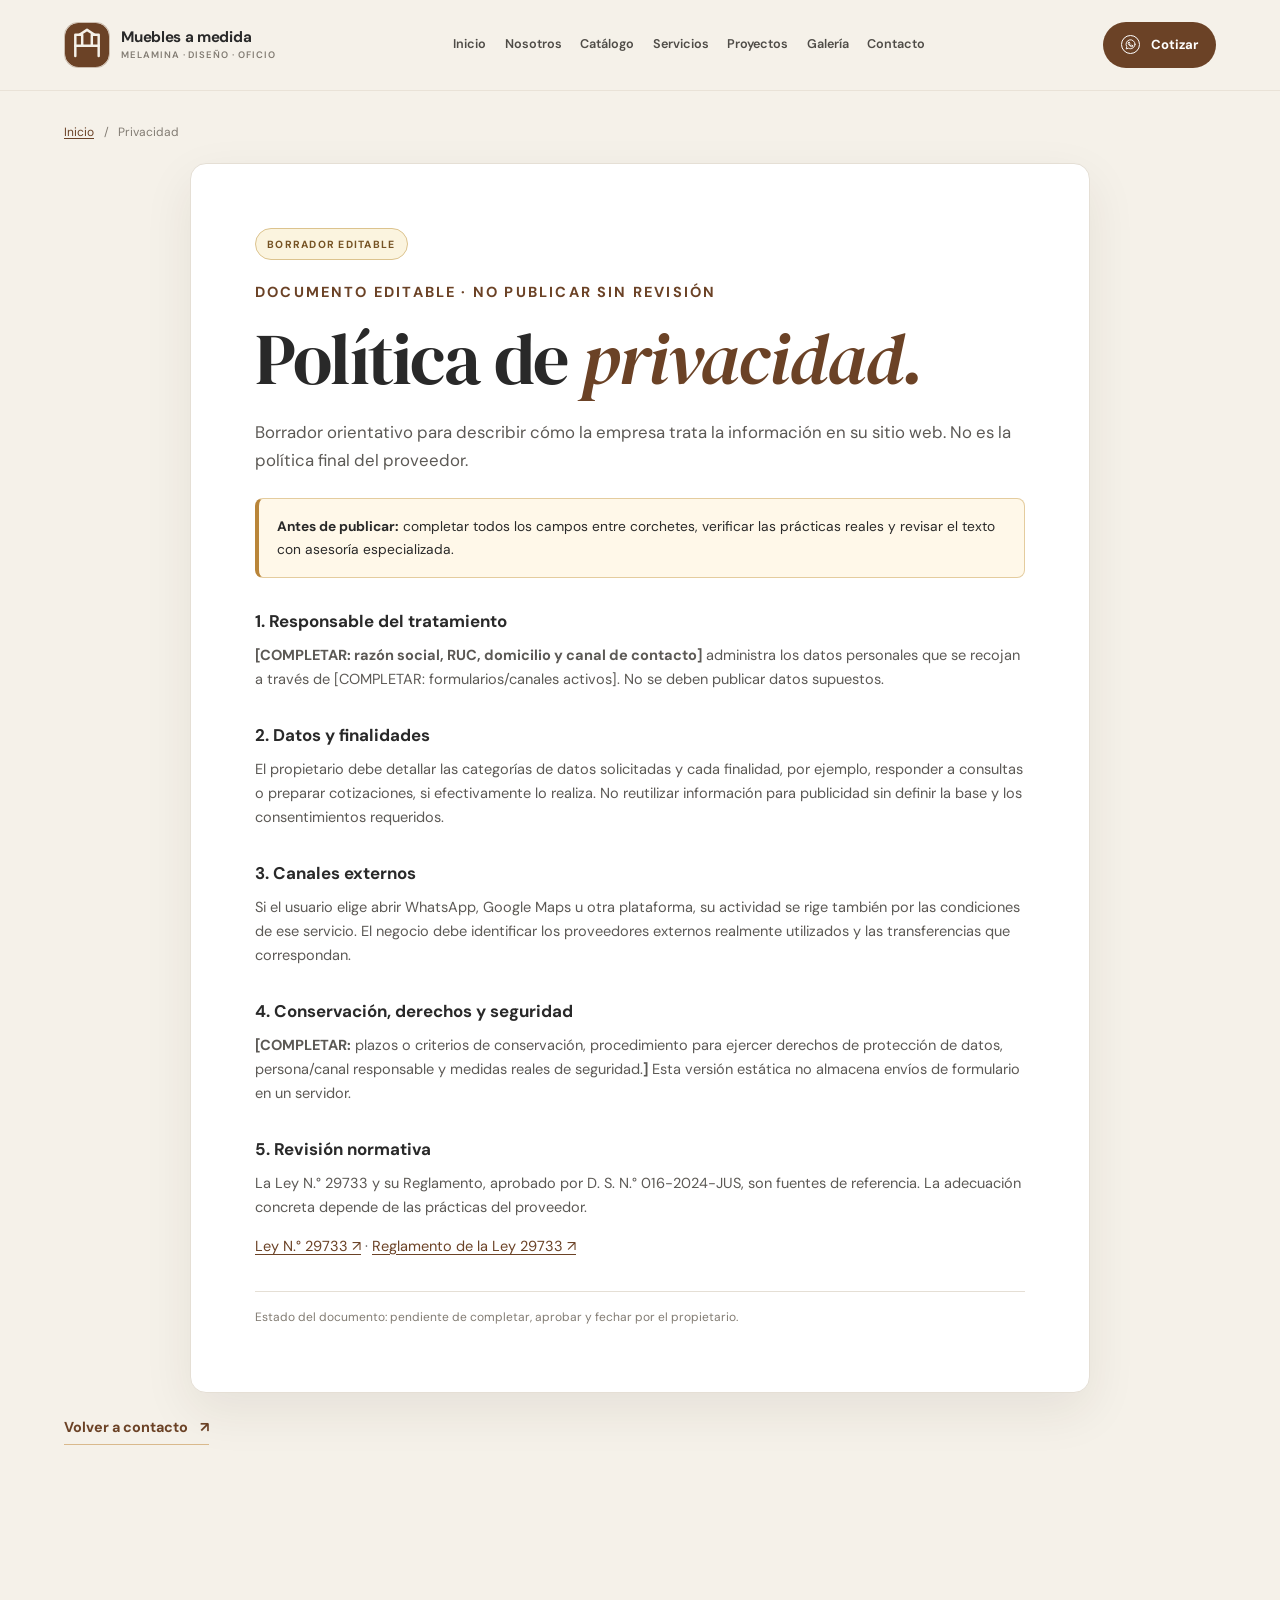
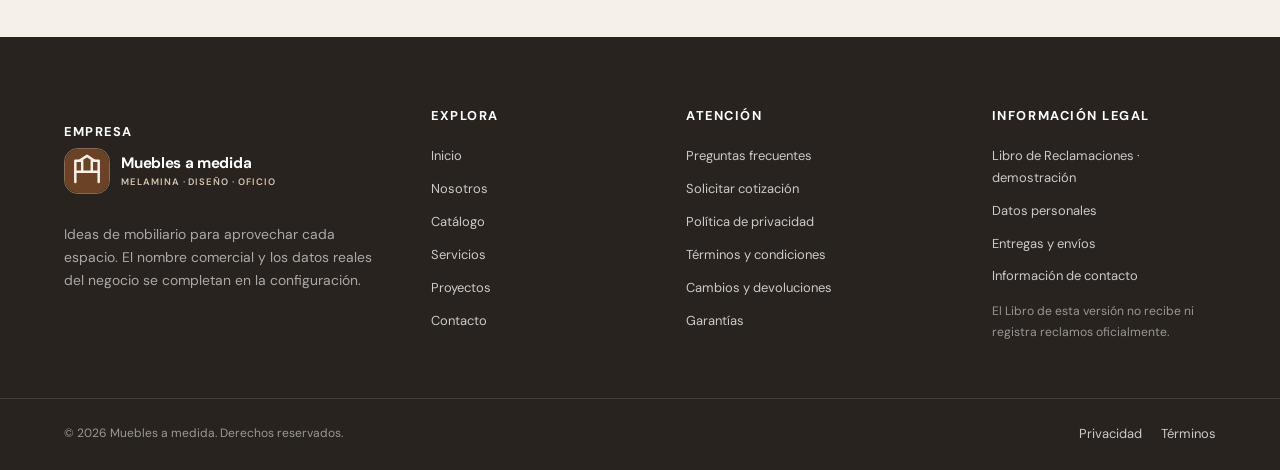
<file: legales/privacidad.html>
<!doctype html>
<html lang="es-PE">
<head>
<meta charset="utf-8"><meta name="viewport" content="width=device-width, initial-scale=1, viewport-fit=cover">
<title>Política de Privacidad | Borrador para completar</title><meta name="description" content="Borrador editable de política de privacidad para una mueblería peruana. Debe completarse y revisarse antes de publicar."><meta name="keywords" content="política de privacidad, mueblería, privacidad web"><meta name="theme-color" content="#f5f1e9">
<meta property="og:type" content="website"><meta property="og:title" content="Política de Privacidad | Borrador para completar"><meta property="og:description" content="Borrador editable de política de privacidad para una mueblería peruana. Debe completarse y revisarse antes de publicar."><meta property="og:site_name" content="Muebles de melamina a medida"><meta name="twitter:card" content="summary"><meta name="twitter:title" content="Política de Privacidad | Borrador para completar"><meta name="twitter:description" content="Borrador editable de política de privacidad para una mueblería peruana. Debe completarse y revisarse antes de publicar.">
<link rel="icon" href="../assets/logo/monograma.svg" type="image/svg+xml"><link rel="preconnect" href="https://fonts.googleapis.com"><link rel="preconnect" href="https://fonts.gstatic.com" crossorigin><link href="https://fonts.googleapis.com/css2?family=DM+Sans:wght@400;500;600;700&family=DM+Serif+Display&display=swap" rel="stylesheet">
<link rel="stylesheet" href="../css/style.css"><link rel="stylesheet" href="../css/componentes.css"><link rel="stylesheet" href="../css/responsive.css"><script defer src="../js/configuracion.js"></script><script defer src="../js/productos.js"></script><script defer src="../js/formularios.js"></script><script defer src="../js/catalogo.js"></script><script defer src="../js/main.js"></script>
</head><body data-base="../" data-page="legal"><a class="skip-link" href="#contenido">Saltar al contenido</a>
<header class="site-header"><div class="header-inner">
<a class="brand" href="../index.html" aria-label="Ir al inicio de muebles a medida"><span class="brand-mark" data-brand-logo aria-hidden="true"><svg viewBox="0 0 48 48"><path d="M8 37V12h12v12h8V12h12v25M8 24h12m8 0h12M14 12l10-6 10 6"/></svg></span><span class="brand-copy"><strong data-brand-name>Muebles a medida</strong><small>Melamina · diseño · oficio</small></span></a>
<button class="nav-toggle" type="button" aria-expanded="false" aria-controls="primary-navigation" aria-label="Abrir menú"><span></span><span></span><span></span></button>
<nav class="primary-nav" id="primary-navigation" aria-label="Navegación principal"><a class="nav-link" href="../index.html">Inicio</a><a class="nav-link" href="../nosotros.html">Nosotros</a><a class="nav-link" href="../catalogo.html">Catálogo</a><a class="nav-link" href="../servicios.html">Servicios</a><a class="nav-link" href="../proyectos.html">Proyectos</a><a class="nav-link" href="../galeria.html">Galería</a><a class="nav-link" href="../contacto.html">Contacto</a></nav>
<a class="button button-small button-dark whatsapp-cta" data-whatsapp-cta aria-label="Solicitar cotización por WhatsApp" href="../contacto.html#cotizacion"><span class="wa-icon" aria-hidden="true"><svg viewBox="0 0 24 24" aria-hidden="true" focusable="false"><path d="M20.2 11.5a8.2 8.2 0 0 1-12 7.2L4 20l1.1-4.1a8.2 8.2 0 1 1 15.1-4.4Z"></path><path d="M8.2 8.1c.2-.4.5-.6.9-.6h.6l1.2 2.8-.7.7c-.2.2-.2.4-.1.7.5.9 1.3 1.6 2.2 2 .3.1.5.1.7-.1l.6-.7 2.9 1.3v.6c-.1.4-.3.7-.7.9-.6.3-1.3.4-2 .2-3.2-.9-5.6-3.4-6.2-6.2-.1-.6.1-1.1.6-1.6Z"></path></svg></span><span>Cotizar</span></a>
</div></header><main id="contenido"><section class="legal-page section-wrap"><nav class="breadcrumb" aria-label="Ruta"><a href="../index.html">Inicio</a><span aria-hidden="true">/</span><span>Privacidad</span></nav><article class="legal-document"><div class="legal-document-header"><span class="legal-stamp">BORRADOR EDITABLE</span></div><p class="eyebrow">Documento editable · no publicar sin revisión</p><h1>Política de <em>privacidad.</em></h1><p class="legal-lead">Borrador orientativo para describir cómo la empresa trata la información en su sitio web. No es la política final del proveedor.</p><div class="legal-warning"><strong>Antes de publicar:</strong> completar todos los campos entre corchetes, verificar las prácticas reales y revisar el texto con asesoría especializada.</div><h2>1. Responsable del tratamiento</h2><p><strong>[COMPLETAR: razón social, RUC, domicilio y canal de contacto]</strong> administra los datos personales que se recojan a través de [COMPLETAR: formularios/canales activos]. No se deben publicar datos supuestos.</p><h2>2. Datos y finalidades</h2><p>El propietario debe detallar las categorías de datos solicitadas y cada finalidad, por ejemplo, responder a consultas o preparar cotizaciones, si efectivamente lo realiza. No reutilizar información para publicidad sin definir la base y los consentimientos requeridos.</p><h2>3. Canales externos</h2><p>Si el usuario elige abrir WhatsApp, Google Maps u otra plataforma, su actividad se rige también por las condiciones de ese servicio. El negocio debe identificar los proveedores externos realmente utilizados y las transferencias que correspondan.</p><h2>4. Conservación, derechos y seguridad</h2><p><strong>[COMPLETAR:</strong> plazos o criterios de conservación, procedimiento para ejercer derechos de protección de datos, persona/canal responsable y medidas reales de seguridad.<strong>]</strong> Esta versión estática no almacena envíos de formulario en un servidor.</p><h2>5. Revisión normativa</h2><p>La Ley N.° 29733 y su Reglamento, aprobado por D. S. N.° 016-2024-JUS, son fuentes de referencia. La adecuación concreta depende de las prácticas del proveedor.</p><p><a href="https://www.gob.pe/institucion/congreso-de-la-republica/normas-legales/243470-29733" target="_blank" rel="noopener noreferrer">Ley N.° 29733 ↗</a> · <a href="https://www.gob.pe/institucion/anpd/normas-legales/6554453-16-2024-jus" target="_blank" rel="noopener noreferrer">Reglamento de la Ley 29733 ↗</a></p><p class="legal-updated">Estado del documento: pendiente de completar, aprobar y fechar por el propietario.</p></article><a class="text-link legal-back" href="../contacto.html">Volver a contacto <span aria-hidden="true">↗</span></a></section></main><footer class="site-footer"><div class="footer-main">
<div class="footer-brand"><h2>Empresa</h2><a class="brand brand-footer" href="../index.html"><span class="brand-mark" data-brand-logo aria-hidden="true"><svg viewBox="0 0 48 48"><path d="M8 37V12h12v12h8V12h12v25M8 24h12m8 0h12M14 12l10-6 10 6"/></svg></span><span class="brand-copy"><strong data-brand-name>Muebles a medida</strong><small>Melamina · diseño · oficio</small></span></a><p>Ideas de mobiliario para aprovechar cada espacio. El nombre comercial y los datos reales del negocio se completan en la configuración.</p><div class="footer-socials" id="footer-redes"><a href="../contacto.html#redes" data-social="facebook" hidden>Facebook</a><a href="../contacto.html#redes" data-social="instagram" hidden>Instagram</a><a href="../contacto.html#redes" data-social="tiktok" hidden>TikTok</a></div></div>
<div class="footer-column"><h2>Explora</h2><a href="../index.html">Inicio</a><a href="../nosotros.html">Nosotros</a><a href="../catalogo.html">Catálogo</a><a href="../servicios.html">Servicios</a><a href="../proyectos.html">Proyectos</a><a href="../contacto.html">Contacto</a></div>
<div class="footer-column"><h2>Atención</h2><a href="../index.html#preguntas">Preguntas frecuentes</a><a href="../contacto.html#cotizacion">Solicitar cotización</a><a href="../legales/privacidad.html">Política de privacidad</a><a href="../legales/terminos.html">Términos y condiciones</a><a href="../legales/cambios-devoluciones.html">Cambios y devoluciones</a><a href="../legales/garantias.html">Garantías</a></div>
<div class="footer-column"><h2>Información legal</h2><a href="../libro-reclamaciones.html">Libro de Reclamaciones · demostración</a><a href="../legales/datos-personales.html">Datos personales</a><a href="../legales/entregas.html">Entregas y envíos</a><a href="../contacto.html">Información de contacto</a><p class="footer-disclaimer">El Libro de esta versión no recibe ni registra reclamos oficialmente.</p></div>
</div><div class="footer-bottom"><span>© <span data-current-year>2026</span> <span data-brand-name>Muebles a medida</span>. Derechos reservados.</span><div><a href="../legales/privacidad.html">Privacidad</a><a href="../legales/terminos.html">Términos</a></div></div></footer>
<a class="floating-whatsapp" data-whatsapp-cta href="../contacto.html#cotizacion" aria-label="Consultar por WhatsApp"><svg viewBox="0 0 24 24" aria-hidden="true" focusable="false"><path d="M20.2 11.5a8.2 8.2 0 0 1-12 7.2L4 20l1.1-4.1a8.2 8.2 0 1 1 15.1-4.4Z"></path><path d="M8.2 8.1c.2-.4.5-.6.9-.6h.6l1.2 2.8-.7.7c-.2.2-.2.4-.1.7.5.9 1.3 1.6 2.2 2 .3.1.5.1.7-.1l.6-.7 2.9 1.3v.6c-.1.4-.3.7-.7.9-.6.3-1.3.4-2 .2-3.2-.9-5.6-3.4-6.2-6.2-.1-.6.1-1.1.6-1.6Z"></path></svg></a>
<button class="back-to-top" type="button" aria-label="Volver al inicio">↑</button>
<div class="toast-region" aria-live="polite" aria-atomic="true"></div></body></html>
</file>
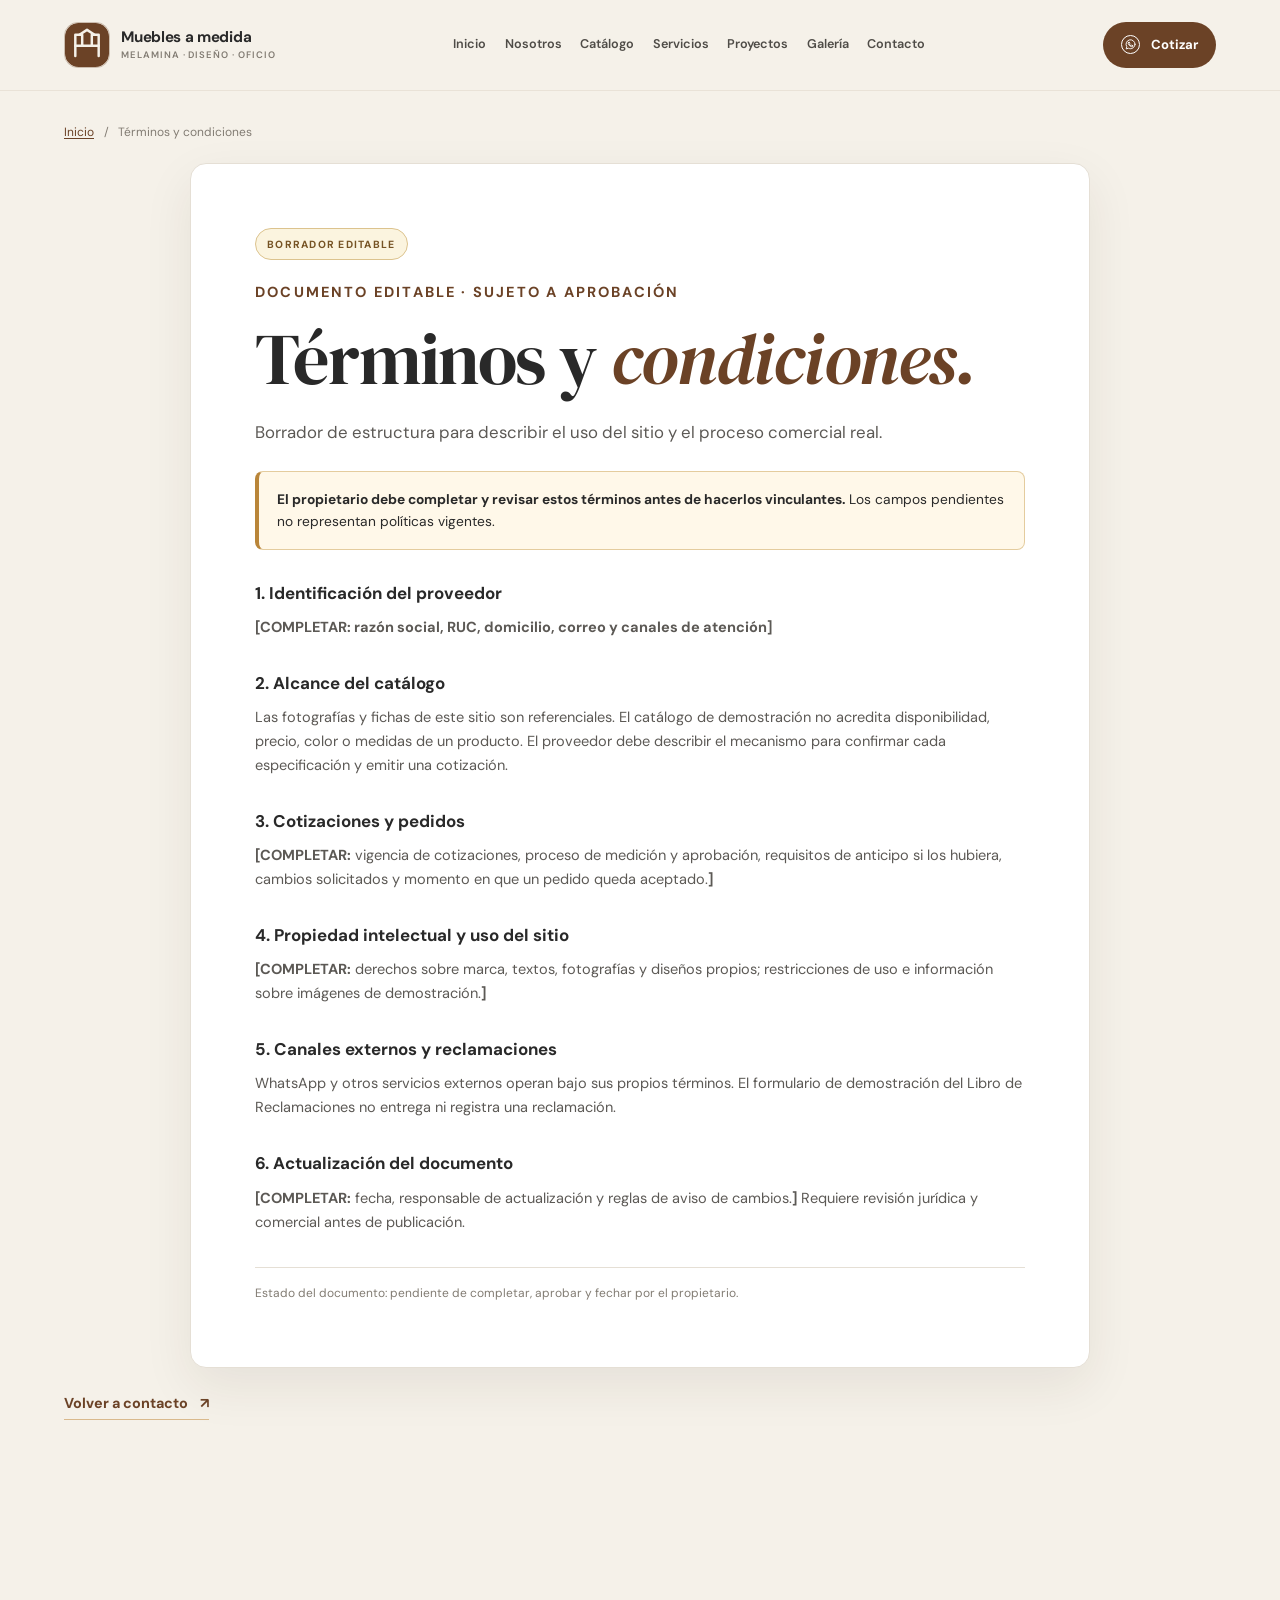
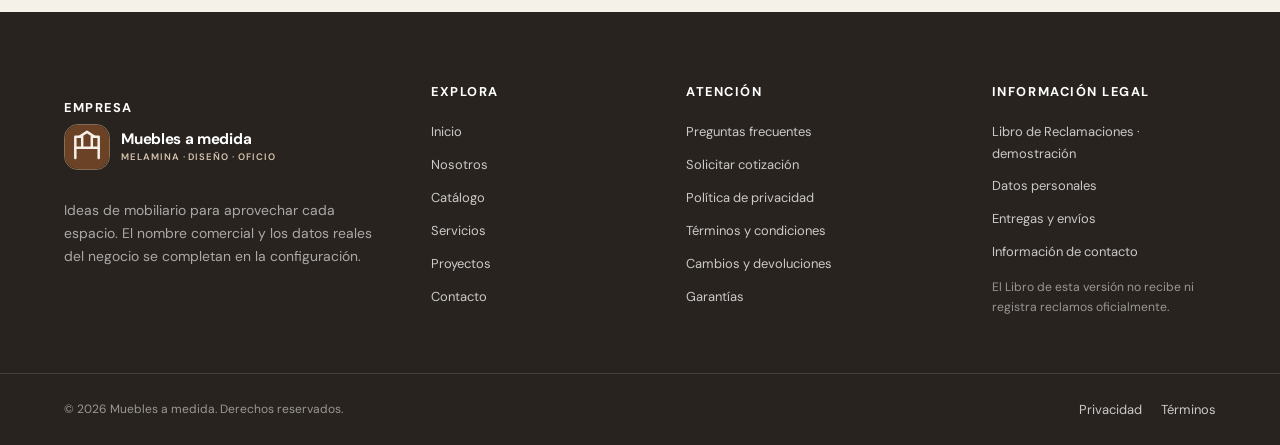
<file: legales/terminos.html>
<!doctype html>
<html lang="es-PE">
<head>
<meta charset="utf-8"><meta name="viewport" content="width=device-width, initial-scale=1, viewport-fit=cover">
<title>Términos y Condiciones | Borrador para revisión</title><meta name="description" content="Borrador de términos de uso para el sitio de una mueblería peruana. No contiene condiciones comerciales inventadas."><meta name="keywords" content="términos y condiciones, muebles a medida, mueblería Perú"><meta name="theme-color" content="#f5f1e9">
<meta property="og:type" content="website"><meta property="og:title" content="Términos y Condiciones | Borrador para revisión"><meta property="og:description" content="Borrador de términos de uso para el sitio de una mueblería peruana. No contiene condiciones comerciales inventadas."><meta property="og:site_name" content="Muebles de melamina a medida"><meta name="twitter:card" content="summary"><meta name="twitter:title" content="Términos y Condiciones | Borrador para revisión"><meta name="twitter:description" content="Borrador de términos de uso para el sitio de una mueblería peruana. No contiene condiciones comerciales inventadas.">
<link rel="icon" href="../assets/logo/monograma.svg" type="image/svg+xml"><link rel="preconnect" href="https://fonts.googleapis.com"><link rel="preconnect" href="https://fonts.gstatic.com" crossorigin><link href="https://fonts.googleapis.com/css2?family=DM+Sans:wght@400;500;600;700&family=DM+Serif+Display&display=swap" rel="stylesheet">
<link rel="stylesheet" href="../css/style.css"><link rel="stylesheet" href="../css/componentes.css"><link rel="stylesheet" href="../css/responsive.css"><script defer src="../js/configuracion.js"></script><script defer src="../js/productos.js"></script><script defer src="../js/formularios.js"></script><script defer src="../js/catalogo.js"></script><script defer src="../js/main.js"></script>
</head><body data-base="../" data-page="legal"><a class="skip-link" href="#contenido">Saltar al contenido</a>
<header class="site-header"><div class="header-inner">
<a class="brand" href="../index.html" aria-label="Ir al inicio de muebles a medida"><span class="brand-mark" data-brand-logo aria-hidden="true"><svg viewBox="0 0 48 48"><path d="M8 37V12h12v12h8V12h12v25M8 24h12m8 0h12M14 12l10-6 10 6"/></svg></span><span class="brand-copy"><strong data-brand-name>Muebles a medida</strong><small>Melamina · diseño · oficio</small></span></a>
<button class="nav-toggle" type="button" aria-expanded="false" aria-controls="primary-navigation" aria-label="Abrir menú"><span></span><span></span><span></span></button>
<nav class="primary-nav" id="primary-navigation" aria-label="Navegación principal"><a class="nav-link" href="../index.html">Inicio</a><a class="nav-link" href="../nosotros.html">Nosotros</a><a class="nav-link" href="../catalogo.html">Catálogo</a><a class="nav-link" href="../servicios.html">Servicios</a><a class="nav-link" href="../proyectos.html">Proyectos</a><a class="nav-link" href="../galeria.html">Galería</a><a class="nav-link" href="../contacto.html">Contacto</a></nav>
<a class="button button-small button-dark whatsapp-cta" data-whatsapp-cta aria-label="Solicitar cotización por WhatsApp" href="../contacto.html#cotizacion"><span class="wa-icon" aria-hidden="true"><svg viewBox="0 0 24 24" aria-hidden="true" focusable="false"><path d="M20.2 11.5a8.2 8.2 0 0 1-12 7.2L4 20l1.1-4.1a8.2 8.2 0 1 1 15.1-4.4Z"></path><path d="M8.2 8.1c.2-.4.5-.6.9-.6h.6l1.2 2.8-.7.7c-.2.2-.2.4-.1.7.5.9 1.3 1.6 2.2 2 .3.1.5.1.7-.1l.6-.7 2.9 1.3v.6c-.1.4-.3.7-.7.9-.6.3-1.3.4-2 .2-3.2-.9-5.6-3.4-6.2-6.2-.1-.6.1-1.1.6-1.6Z"></path></svg></span><span>Cotizar</span></a>
</div></header><main id="contenido"><section class="legal-page section-wrap"><nav class="breadcrumb" aria-label="Ruta"><a href="../index.html">Inicio</a><span aria-hidden="true">/</span><span>Términos y condiciones</span></nav><article class="legal-document"><div class="legal-document-header"><span class="legal-stamp">BORRADOR EDITABLE</span></div><p class="eyebrow">Documento editable · sujeto a aprobación</p><h1>Términos y <em>condiciones.</em></h1><p class="legal-lead">Borrador de estructura para describir el uso del sitio y el proceso comercial real.</p><div class="legal-warning"><strong>El propietario debe completar y revisar estos términos antes de hacerlos vinculantes.</strong> Los campos pendientes no representan políticas vigentes.</div><h2>1. Identificación del proveedor</h2><p><strong>[COMPLETAR: razón social, RUC, domicilio, correo y canales de atención]</strong></p><h2>2. Alcance del catálogo</h2><p>Las fotografías y fichas de este sitio son referenciales. El catálogo de demostración no acredita disponibilidad, precio, color o medidas de un producto. El proveedor debe describir el mecanismo para confirmar cada especificación y emitir una cotización.</p><h2>3. Cotizaciones y pedidos</h2><p><strong>[COMPLETAR:</strong> vigencia de cotizaciones, proceso de medición y aprobación, requisitos de anticipo si los hubiera, cambios solicitados y momento en que un pedido queda aceptado.<strong>]</strong></p><h2>4. Propiedad intelectual y uso del sitio</h2><p><strong>[COMPLETAR:</strong> derechos sobre marca, textos, fotografías y diseños propios; restricciones de uso e información sobre imágenes de demostración.<strong>]</strong></p><h2>5. Canales externos y reclamaciones</h2><p>WhatsApp y otros servicios externos operan bajo sus propios términos. El formulario de demostración del Libro de Reclamaciones no entrega ni registra una reclamación.</p><h2>6. Actualización del documento</h2><p><strong>[COMPLETAR:</strong> fecha, responsable de actualización y reglas de aviso de cambios.<strong>]</strong> Requiere revisión jurídica y comercial antes de publicación.</p><p class="legal-updated">Estado del documento: pendiente de completar, aprobar y fechar por el propietario.</p></article><a class="text-link legal-back" href="../contacto.html">Volver a contacto <span aria-hidden="true">↗</span></a></section></main><footer class="site-footer"><div class="footer-main">
<div class="footer-brand"><h2>Empresa</h2><a class="brand brand-footer" href="../index.html"><span class="brand-mark" data-brand-logo aria-hidden="true"><svg viewBox="0 0 48 48"><path d="M8 37V12h12v12h8V12h12v25M8 24h12m8 0h12M14 12l10-6 10 6"/></svg></span><span class="brand-copy"><strong data-brand-name>Muebles a medida</strong><small>Melamina · diseño · oficio</small></span></a><p>Ideas de mobiliario para aprovechar cada espacio. El nombre comercial y los datos reales del negocio se completan en la configuración.</p><div class="footer-socials" id="footer-redes"><a href="../contacto.html#redes" data-social="facebook" hidden>Facebook</a><a href="../contacto.html#redes" data-social="instagram" hidden>Instagram</a><a href="../contacto.html#redes" data-social="tiktok" hidden>TikTok</a></div></div>
<div class="footer-column"><h2>Explora</h2><a href="../index.html">Inicio</a><a href="../nosotros.html">Nosotros</a><a href="../catalogo.html">Catálogo</a><a href="../servicios.html">Servicios</a><a href="../proyectos.html">Proyectos</a><a href="../contacto.html">Contacto</a></div>
<div class="footer-column"><h2>Atención</h2><a href="../index.html#preguntas">Preguntas frecuentes</a><a href="../contacto.html#cotizacion">Solicitar cotización</a><a href="../legales/privacidad.html">Política de privacidad</a><a href="../legales/terminos.html">Términos y condiciones</a><a href="../legales/cambios-devoluciones.html">Cambios y devoluciones</a><a href="../legales/garantias.html">Garantías</a></div>
<div class="footer-column"><h2>Información legal</h2><a href="../libro-reclamaciones.html">Libro de Reclamaciones · demostración</a><a href="../legales/datos-personales.html">Datos personales</a><a href="../legales/entregas.html">Entregas y envíos</a><a href="../contacto.html">Información de contacto</a><p class="footer-disclaimer">El Libro de esta versión no recibe ni registra reclamos oficialmente.</p></div>
</div><div class="footer-bottom"><span>© <span data-current-year>2026</span> <span data-brand-name>Muebles a medida</span>. Derechos reservados.</span><div><a href="../legales/privacidad.html">Privacidad</a><a href="../legales/terminos.html">Términos</a></div></div></footer>
<a class="floating-whatsapp" data-whatsapp-cta href="../contacto.html#cotizacion" aria-label="Consultar por WhatsApp"><svg viewBox="0 0 24 24" aria-hidden="true" focusable="false"><path d="M20.2 11.5a8.2 8.2 0 0 1-12 7.2L4 20l1.1-4.1a8.2 8.2 0 1 1 15.1-4.4Z"></path><path d="M8.2 8.1c.2-.4.5-.6.9-.6h.6l1.2 2.8-.7.7c-.2.2-.2.4-.1.7.5.9 1.3 1.6 2.2 2 .3.1.5.1.7-.1l.6-.7 2.9 1.3v.6c-.1.4-.3.7-.7.9-.6.3-1.3.4-2 .2-3.2-.9-5.6-3.4-6.2-6.2-.1-.6.1-1.1.6-1.6Z"></path></svg></a>
<button class="back-to-top" type="button" aria-label="Volver al inicio">↑</button>
<div class="toast-region" aria-live="polite" aria-atomic="true"></div></body></html>
</file>
<file: css/style.css>
:root {
  --wood: #6B4226;
  --wood-dark: #3e281a;
  --beige: #D9B98C;
  --cream: #F5F1E9;
  --white: #FFFFFF;
  --ink: #292929;
  --ink-soft: #5c5955;
  --muted: #827c73;
  --line: #e5dfd5;
  --sage: #87927a;
  --font-body: 'DM Sans', 'Segoe UI', sans-serif;
  --font-display: 'DM Serif Display', Georgia, serif;
  --space-page: clamp(1.25rem, 5vw, 5.75rem);
  --radius-sm: 0.65rem;
  --radius-md: 1rem;
  --radius-lg: 1.55rem;
  --shadow-card: 0 18px 50px rgba(49, 36, 24, .08);
  --shadow-hover: 0 24px 64px rgba(49, 36, 24, .16);
}

* { box-sizing: border-box; }
html { scroll-behavior: smooth; scroll-padding-top: 7.5rem; background: var(--cream); }
body { margin: 0; color: var(--ink); background: var(--cream); font: 400 1rem/1.65 var(--font-body); -webkit-font-smoothing: antialiased; }
body, input, select, textarea, button { font-family: var(--font-body); }
img { display: block; max-width: 100%; }
figure { margin: 0; }
a { color: inherit; text-decoration: none; }
button, input, select, textarea { font: inherit; }
button { color: inherit; }
[hidden] { display: none !important; }
::selection { color: var(--white); background: var(--wood); }

h1, h2, h3, h4, p { margin-top: 0; }
h1, h2, h3 { line-height: 1.12; }
h1, h2 { font-family: var(--font-display); font-weight: 400; letter-spacing: -.025em; }
h1 em, h2 em { color: var(--wood); font-weight: 400; }
h1 { font-size: clamp(3.3rem, 7vw, 6.8rem); margin: 0 0 1.45rem; }
h2 { font-size: clamp(2.35rem, 4.4vw, 4.25rem); margin: 0 0 1.15rem; }
h3 { font-size: 1.15rem; margin-bottom: .65rem; }
p { color: var(--ink-soft); }

:focus-visible { outline: 3px solid #b8783e; outline-offset: 4px; border-radius: 3px; }
.skip-link { position: fixed; top: .75rem; left: .75rem; z-index: 1000; transform: translateY(-160%); padding: .7rem 1rem; color: var(--white); background: var(--wood); border-radius: .4rem; }
.skip-link:focus { transform: translateY(0); }
.section-wrap { width: min(100% - 2 * var(--space-page), 1440px); margin-inline: auto; }
.eyebrow { display: flex; align-items: center; gap: .65rem; margin: 0 0 1rem; color: var(--wood); font-size: .72rem; font-weight: 700; line-height: 1.3; letter-spacing: .15em; text-transform: uppercase; }
.eyebrow-line { width: 2.25rem; height: 1px; background: currentColor; }
.eyebrow-light { color: #e6ccb0; }
.micro-note { font-size: .82rem; color: var(--muted); }
.text-link { display: inline-flex; align-items: center; gap: .75rem; padding-block: .25rem; color: var(--wood); font-weight: 700; font-size: .9rem; border-bottom: 1px solid var(--beige); transition: gap .22s ease, color .22s ease; }
.text-link:hover { gap: 1.1rem; color: var(--wood-dark); }

.button { min-height: 3.35rem; display: inline-flex; align-items: center; justify-content: center; gap: .7rem; padding: .82rem 1.25rem; border: 1px solid transparent; border-radius: 999px; font-size: .9rem; font-weight: 700; line-height: 1.2; text-align: center; cursor: pointer; transition: background .2s ease, color .2s ease, border-color .2s ease, transform .2s ease, box-shadow .2s ease; }
.button:hover { transform: translateY(-2px); box-shadow: 0 10px 28px rgba(52, 36, 24, .15); }
.button-dark { color: var(--white); background: var(--wood); }
.button-dark:hover { color: var(--white); background: var(--wood-dark); }
.button-outline { color: var(--wood); border-color: var(--wood); background: transparent; }
.button-outline:hover { color: var(--white); background: var(--wood); }
.button-light { color: var(--wood-dark); background: var(--cream); }
.button-light:hover { background: var(--white); }
.button-ghost-light { color: var(--white); border-color: rgba(255,255,255,.65); background: transparent; }
.button-ghost-light:hover { color: var(--wood-dark); background: var(--white); }
.button-small { min-height: 2.85rem; padding: .72rem 1.05rem; font-size: .82rem; }

.site-header { position: sticky; top: 0; z-index: 100; border-bottom: 1px solid rgba(107,66,38,.09); background: rgba(245,241,233,.94); backdrop-filter: blur(16px); }
.header-inner { min-height: 5.6rem; width: min(100% - 2 * var(--space-page), 1600px); margin-inline: auto; display: flex; align-items: center; justify-content: space-between; gap: 1.7rem; }
.brand { display: inline-flex; align-items: center; gap: .72rem; flex: 0 0 auto; }
.brand-mark { width: 2.85rem; height: 2.85rem; display: grid; place-items: center; color: var(--wood); border: 1px solid rgba(107,66,38,.3); border-radius: .85rem; }
.brand-mark svg { width: 2rem; fill: none; stroke: currentColor; stroke-width: 2; stroke-linecap: round; stroke-linejoin: round; }
.brand-mark img { width: 100%; height: 100%; object-fit: cover; border-radius: inherit; }
.brand-copy { display: flex; flex-direction: column; line-height: 1.2; }
.brand-copy strong { font-size: .95rem; letter-spacing: -.02em; }
.brand-copy small { margin-top: .25rem; color: var(--muted); font-size: .59rem; font-weight: 600; letter-spacing: .1em; text-transform: uppercase; }
.primary-nav { display: flex; align-items: center; justify-content: center; gap: clamp(.8rem, 1.45vw, 1.55rem); }
.nav-link { position: relative; padding: .55rem 0; color: #4f4c47; font-size: .79rem; font-weight: 600; white-space: nowrap; transition: color .2s ease; }
.nav-link::after { position: absolute; right: 0; bottom: .2rem; left: 0; height: 1px; background: var(--wood); content: ''; transform: scaleX(0); transform-origin: left; transition: transform .2s ease; }
.nav-link:hover, .nav-link[aria-current="page"] { color: var(--wood); }
.nav-link:hover::after, .nav-link[aria-current="page"]::after { transform: scaleX(1); }
.nav-toggle { display: none; width: 2.8rem; height: 2.8rem; flex-direction: column; align-items: center; justify-content: center; gap: .33rem; border: 1px solid var(--line); border-radius: 50%; background: var(--white); cursor: pointer; }
.nav-toggle span { display: block; width: 1rem; height: 1px; background: var(--ink); transition: transform .2s ease; }
.nav-toggle[aria-expanded="true"] span:first-child { transform: translateY(.18rem) rotate(45deg); }
.nav-toggle[aria-expanded="true"] span:nth-child(2) { opacity: 0; }
.nav-toggle[aria-expanded="true"] span:last-child { transform: translateY(-.18rem) rotate(-45deg); }
.wa-icon { display: inline-grid; width: 1.2rem; height: 1.2rem; place-items: center; border: 1px solid currentColor; border-radius: 50%; font-size: .75rem; }
.wa-icon svg { display: block; width: .82rem; height: .82rem; fill: none; stroke: currentColor; stroke-width: 1.7; stroke-linecap: round; stroke-linejoin: round; }

main { min-height: 55vh; }
.page-hero { position: relative; min-height: 23rem; overflow: hidden; display: flex; align-items: center; padding: 5rem var(--space-page) 4.5rem; background: var(--cream); border-bottom: 1px solid var(--line); }
.page-hero::after { position: absolute; right: -5rem; bottom: -13rem; width: 35rem; height: 35rem; border: 1px solid rgba(107,66,38,.12); border-radius: 50%; box-shadow: 0 0 0 4rem rgba(107,66,38,.025), 0 0 0 8rem rgba(107,66,38,.018); content: ''; }
.page-hero-copy { position: relative; z-index: 1; width: min(100%, 850px); }
.page-hero h1 { max-width: 850px; font-size: clamp(3.1rem, 6.5vw, 6.05rem); }
.page-hero-copy > p:last-child { max-width: 660px; margin-bottom: 0; font-size: 1.05rem; }
.page-hero-mark { position: absolute; right: var(--space-page); bottom: 3rem; color: rgba(107,66,38,.2); font: 400 5rem/1 var(--font-display); }

.site-footer { margin-top: 7rem; color: rgba(255,255,255,.78); background: #28231f; }
.footer-main { width: min(100% - 2 * var(--space-page), 1440px); margin: 0 auto; display: grid; grid-template-columns: 1.55fr 1fr 1.25fr 1.1fr; gap: clamp(2rem, 4vw, 5rem); padding-block: 4.3rem 3.5rem; }
.brand-footer { color: var(--white); }
.brand-footer .brand-mark { color: var(--beige); border-color: rgba(217,185,140,.5); }
.brand-footer .brand-copy small { color: #d5c4af; }
.footer-brand > h2 { margin: 1.2rem 0 .45rem; color: var(--white); font: 700 .8rem/1.3 var(--font-body); letter-spacing: .12em; text-transform: uppercase; }
.footer-brand > p { max-width: 22rem; margin: 1.35rem 0; color: rgba(255,255,255,.61); font-size: .87rem; }
.footer-socials { display: flex; flex-wrap: wrap; gap: .65rem 1rem; }
.footer-socials a, .footer-column > a, .footer-bottom a { color: rgba(255,255,255,.76); font-size: .81rem; transition: color .2s ease; }
.footer-socials a:hover, .footer-column > a:hover, .footer-bottom a:hover { color: var(--beige); }
.footer-column { display: flex; flex-direction: column; align-items: flex-start; gap: .72rem; }
.footer-column h2 { margin: .2rem 0 .55rem; color: var(--white); font: 700 .8rem/1.3 var(--font-body); letter-spacing: .12em; text-transform: uppercase; }
.footer-column p { margin: .2rem 0 0; color: rgba(255,255,255,.52); font-size: .76rem; }
.footer-disclaimer { max-width: 18rem; }
.footer-bottom { min-height: 4.5rem; display: flex; align-items: center; justify-content: space-between; gap: 1.4rem; padding: 1rem var(--space-page); border-top: 1px solid rgba(255,255,255,.13); color: rgba(255,255,255,.53); font-size: .75rem; }
.footer-bottom > div { display: flex; gap: 1.2rem; }
.floating-whatsapp { position: fixed; right: 1.45rem; bottom: 1.4rem; z-index: 90; width: 3.55rem; height: 3.55rem; display: grid; place-items: center; color: var(--white); background: #4a6e50; border: 3px solid rgba(255,255,255,.8); border-radius: 50%; box-shadow: 0 8px 24px rgba(27,45,31,.24); font-size: 1.35rem; transition: transform .2s ease, background .2s ease; }
.floating-whatsapp svg { width: 1.55rem; height: 1.55rem; fill: none; stroke: currentColor; stroke-width: 1.65; stroke-linecap: round; stroke-linejoin: round; }
.floating-whatsapp:hover { transform: translateY(-4px); background: #35573b; }
.back-to-top { position: fixed; right: 1.7rem; bottom: 5.3rem; z-index: 89; width: 2.8rem; height: 2.8rem; display: grid; place-items: center; color: var(--wood); border: 1px solid var(--line); border-radius: 50%; background: var(--white); box-shadow: 0 8px 20px rgba(41,41,41,.12); opacity: 0; visibility: hidden; transform: translateY(.5rem); transition: .2s ease; cursor: pointer; }
.back-to-top.is-visible { opacity: 1; visibility: visible; transform: translateY(0); }
.toast-region { position: fixed; right: 1rem; bottom: 1rem; z-index: 200; }

.reveal-on-scroll [data-reveal] { opacity: 0; transform: translateY(1.25rem); transition: opacity .65s ease, transform .65s ease; }
.reveal-on-scroll [data-reveal].is-revealed { opacity: 1; transform: translateY(0); }

@media (prefers-reduced-motion: reduce) {
  *, *::before, *::after { scroll-behavior: auto !important; animation-duration: .01ms !important; animation-iteration-count: 1 !important; transition-duration: .01ms !important; }
  .reveal-on-scroll [data-reveal] { opacity: 1; transform: none; }
}
</file>
<file: css/componentes.css>
.hero-home { position: relative; min-height: min(48rem, calc(100vh - 5.6rem)); display: grid; grid-template-columns: minmax(0, 1fr) minmax(25rem, 1fr); align-items: center; gap: clamp(2.8rem, 7vw, 7rem); padding: 4.1rem var(--space-page) 5rem; overflow: hidden; }
.hero-copy { position: relative; z-index: 2; max-width: 680px; padding-bottom: 1rem; }
.hero-copy h1 { max-width: 680px; font-size: clamp(3.6rem, 6.65vw, 7rem); }
.hero-copy h1 em { display: block; }
.hero-lead { max-width: 34rem; margin-bottom: 2rem; color: var(--ink-soft); font-size: clamp(1.03rem, 1.4vw, 1.2rem); line-height: 1.72; }
.hero-actions { display: flex; flex-wrap: wrap; gap: .8rem; }
.hero-proof { display: flex; align-items: center; gap: 1rem; margin-top: 3rem; }
.proof-mark { width: 2.4rem; height: 2.4rem; display: grid; place-items: center; color: var(--wood); border: 1px solid var(--beige); border-radius: 50%; font-size: 1.1rem; }
.hero-proof p { margin: 0; font-size: .8rem; line-height: 1.55; }
.hero-proof strong { color: var(--ink); font-size: .85rem; }
.hero-visual { position: relative; width: 100%; height: clamp(30rem, 42vw, 44rem); overflow: visible; }
.hero-visual::before { position: absolute; top: -1.3rem; right: -1.2rem; width: 44%; height: 44%; border: 1px solid rgba(107,66,38,.25); content: ''; }
.hero-image { width: 100%; height: 100%; object-fit: cover; border-radius: 47% 47% 1.1rem 1.1rem; box-shadow: var(--shadow-card); }
.hero-visual figcaption { position: absolute; right: .7rem; bottom: .7rem; padding: .4rem .7rem; color: var(--white); border-radius: 999px; background: rgba(36,31,27,.53); font-size: .65rem; backdrop-filter: blur(8px); }
.hero-stamp { position: absolute; right: -1.6rem; bottom: 4.8rem; width: 8.4rem; height: 8.4rem; display: flex; flex-direction: column; align-items: center; justify-content: center; gap: .15rem; color: var(--wood-dark); border: 1px solid rgba(107,66,38,.2); border-radius: 50%; background: var(--beige); box-shadow: 0 8px 25px rgba(35,25,18,.12); text-align: center; transform: rotate(9deg); }
.hero-stamp span { font-size: .56rem; font-weight: 700; letter-spacing: .16em; text-transform: uppercase; }
.hero-stamp strong { font: 400 1.35rem/.98 var(--font-display); }
.hero-index { position: absolute; right: var(--space-page); bottom: 1.6rem; color: var(--muted); font-size: .68rem; letter-spacing: .15em; text-transform: uppercase; }

.benefit-band { padding-block: 6rem; }
.section-heading { max-width: 780px; margin-bottom: 2.4rem; }
.section-heading h2 { max-width: 760px; }
.section-heading > p:last-child { max-width: 620px; margin-bottom: 0; }
.section-heading.compact { margin-bottom: 2.2rem; }
.section-heading-row { max-width: none; display: flex; align-items: end; justify-content: space-between; gap: 2rem; }
.benefit-list { display: grid; grid-template-columns: repeat(5, minmax(0, 1fr)); border-top: 1px solid var(--line); border-bottom: 1px solid var(--line); }
.benefit-list article { min-height: 12.5rem; padding: 1.35rem 1.15rem 1.5rem; border-right: 1px solid var(--line); }
.benefit-list article:first-child { padding-left: 0; }
.benefit-list article:last-child { border-right: 0; }
.benefit-number { color: var(--wood); font-size: .7rem; font-weight: 700; letter-spacing: .1em; }
.benefit-list h3 { margin: 1.35rem 0 .6rem; font-size: .98rem; }
.benefit-list p { margin: 0; font-size: .83rem; }

.story-section { display: grid; grid-template-columns: minmax(0, .85fr) minmax(0, 1fr); align-items: center; gap: clamp(3rem, 8vw, 8.2rem); padding-block: 3rem 8rem; }
.story-copy { max-width: 590px; }
.story-copy h2 { font-size: clamp(2.7rem, 4.5vw, 4.7rem); }
.story-copy p { max-width: 38rem; }
.story-copy .micro-note { margin-top: 1.5rem; }
.story-copy .text-link { margin-top: .5rem; }
.story-image { position: relative; min-height: 32rem; }
.story-image img { width: 100%; height: 34rem; object-fit: cover; border-radius: 1rem 9rem 1rem 1rem; }
.story-image figcaption { margin-top: .5rem; color: var(--muted); font-size: .7rem; }
.story-image-label { position: absolute; bottom: 3rem; left: -2rem; max-width: 13rem; padding: 1.1rem 1.3rem; color: var(--wood-dark); background: var(--beige); font: 400 1.05rem/1.3 var(--font-display); box-shadow: var(--shadow-card); }

.category-strip { padding-block: 1.2rem 7rem; }
.category-chips { display: grid; grid-template-columns: repeat(5, minmax(0, 1fr)); gap: .7rem; }
.category-chips a { min-height: 5.3rem; display: flex; align-items: center; justify-content: space-between; gap: 1rem; padding: 1rem 1.2rem; border: 1px solid var(--line); border-radius: var(--radius-sm); background: rgba(255,255,255,.45); font-size: .83rem; font-weight: 600; transition: border .2s ease, background .2s ease, transform .2s ease; }
.category-chips a:hover { border-color: var(--beige); background: var(--white); transform: translateY(-3px); }
.category-chips span { color: var(--wood); }
.services-teaser { color: var(--white); background: var(--wood-dark); }
.service-teaser-inner { min-height: 26rem; display: grid; grid-template-columns: minmax(0, 1.15fr) minmax(16rem, .85fr); align-items: center; gap: 4rem; padding-block: 4.2rem; }
.service-teaser-inner h2 { max-width: 600px; color: var(--white); }
.service-teaser-inner h2 em { color: var(--beige); }
.service-teaser-inner > div:first-child > p:not(.eyebrow) { max-width: 34rem; color: rgba(255,255,255,.67); }
.service-teaser-inner .button { margin-top: .65rem; }
.service-teaser-notes { display: flex; flex-direction: column; gap: .8rem; padding: 1.2rem 0 1.2rem 2.1rem; border-left: 1px solid rgba(255,255,255,.22); }
.service-teaser-notes span { color: rgba(255,255,255,.86); font: 400 1.22rem/1.4 var(--font-display); }
.service-teaser-notes small { margin-top: .5rem; color: rgba(255,255,255,.54); font-size: .72rem; }

.testimonial-section { padding-block: 7rem; }
.testimonial-grid { display: grid; grid-template-columns: repeat(2, minmax(0, 1fr)); gap: 1rem; }
.quote-card { min-height: 15.5rem; padding: 2rem; border: 1px solid var(--line); border-radius: var(--radius-md); background: rgba(255,255,255,.55); }
.quote-card-accent { background: #eee6d8; }
.demo-label { display: inline-flex; padding: .38rem .65rem; color: var(--wood); border-radius: 999px; background: rgba(217,185,140,.42); font-size: .65rem; font-weight: 700; letter-spacing: .03em; }
.quote-card blockquote { max-width: 38rem; margin: 1.25rem 0 1.4rem; font: 400 clamp(1.4rem, 2.4vw, 2rem)/1.28 var(--font-display); }
.quote-card p { margin-bottom: 0; font-size: .78rem; }

.faq-section { padding-block: 1rem 7rem; }
.faq-section .section-heading { margin-bottom: 2.2rem; }
.faq-list { max-width: 930px; border-top: 1px solid var(--line); }
.faq-list details { border-bottom: 1px solid var(--line); }
.faq-list summary { min-height: 4.55rem; display: flex; align-items: center; justify-content: space-between; gap: 1rem; cursor: pointer; list-style: none; font-weight: 600; }
.faq-list summary::-webkit-details-marker { display: none; }
.faq-list summary span { color: var(--wood); font-size: 1.35rem; font-weight: 400; transition: transform .2s ease; }
.faq-list details[open] summary span { transform: rotate(45deg); }
.faq-list details p { max-width: 780px; padding: 0 2rem 1.35rem 0; margin-bottom: 0; font-size: .92rem; }

.closing-cta { color: var(--white); background: var(--wood); }
.closing-cta-inner { padding-block: 5.2rem; }
.closing-cta h2 { max-width: 800px; color: var(--white); }
.closing-cta h2 em { color: var(--beige); }
.closing-cta-inner > p:not(.eyebrow) { max-width: 610px; margin-bottom: 1.6rem; color: rgba(255,255,255,.78); }

.about-intro { display: grid; grid-template-columns: minmax(0,1fr) minmax(0,.92fr); align-items: center; gap: clamp(3rem, 8vw, 8rem); padding-block: 5.8rem 6rem; }
.about-image img { width: 100%; height: 33rem; object-fit: cover; border-radius: 1rem 1rem 7rem 1rem; }
.about-image figcaption { max-width: 32rem; margin-top: .75rem; color: var(--muted); font-size: .74rem; }
.about-copy h2 { font-size: clamp(2.45rem, 4.3vw, 4rem); }
.draft-note { margin-top: 1.6rem; padding: 1rem 1.1rem; border-left: 3px solid var(--beige); background: rgba(255,255,255,.48); font-size: .86rem; }
.mission-section { padding-block: 2rem 7rem; }
.mission-grid { display: grid; grid-template-columns: repeat(3,1fr); gap: .85rem; }
.mission-card { min-height: 17rem; padding: 1.65rem; border: 1px solid var(--line); border-radius: var(--radius-md); background: var(--white); }
.mission-card > span { color: var(--wood); font-size: .67rem; font-weight: 700; letter-spacing: .08em; text-transform: uppercase; }
.mission-card h3 { margin-top: 2.5rem; font: 400 1.8rem/1.15 var(--font-display); }
.mission-card p { margin-bottom: 0; font-size: .88rem; }
.commitment-band { color: var(--white); background: #39312a; }
.commitment-inner { min-height: 18rem; display: grid; grid-template-columns: minmax(0,1fr) minmax(0,1fr); align-items: center; gap: 4rem; padding-block: 3rem; }
.commitment-inner h2 { max-width: 580px; color: var(--white); }
.commitment-inner h2 em { color: var(--beige); }
.commitment-inner > p { max-width: 38rem; margin: 0; color: rgba(255,255,255,.66); }

.catalog-toolbar { padding-block: 2.5rem 0; }
.catalog-toolbar-top { display: grid; grid-template-columns: minmax(15rem, 1.45fr) minmax(13rem, .8fr) minmax(12rem, .7fr); gap: .8rem; align-items: end; }
.catalog-results { margin: 1.1rem 0 0; color: var(--muted); font-size: .78rem; }
.catalog-section { padding-block: 1.35rem 4rem; }
.product-grid { display: grid; grid-template-columns: repeat(3, minmax(0,1fr)); gap: 1.2rem; }
.product-card { overflow: hidden; border: 1px solid rgba(107,66,38,.1); border-radius: var(--radius-md); background: var(--white); box-shadow: 0 4px 24px rgba(44,35,26,.035); transition: transform .25s ease, box-shadow .25s ease; }
.product-card:hover { transform: translateY(-5px); box-shadow: var(--shadow-hover); }
.product-photo { position: relative; display: block; overflow: hidden; aspect-ratio: 1.26; background: #e8e0d4; }
.product-photo img { width: 100%; height: 100%; object-fit: cover; transition: transform .55s cubic-bezier(.2,.7,.2,1); }
.product-card:hover .product-photo img { transform: scale(1.04); }
.image-badge { position: absolute; top: .9rem; left: .9rem; padding: .35rem .65rem; color: var(--wood-dark); border: 1px solid rgba(107,66,38,.13); border-radius: 999px; background: rgba(245,241,233,.93); font-size: .62rem; font-weight: 700; text-transform: uppercase; letter-spacing: .08em; }
.product-card-body { padding: 1.15rem 1.2rem 1.2rem; }
.product-meta { display: flex; justify-content: space-between; gap: 1rem; color: var(--muted); font-size: .67rem; text-transform: uppercase; letter-spacing: .08em; }
.product-card h2 { margin: .65rem 0 .55rem; font-size: 1.65rem; }
.product-card-body > p { min-height: 3.1rem; margin-bottom: .85rem; font-size: .83rem; }
.product-facts { display: grid; gap: .55rem; padding-block: .75rem; border-top: 1px solid var(--line); border-bottom: 1px solid var(--line); }
.product-facts span { display: grid; grid-template-columns: 5.2rem 1fr; gap: .55rem; color: var(--muted); font-size: .72rem; line-height: 1.5; }
.product-facts b { color: var(--ink); }
.product-card-bottom { display: flex; align-items: center; justify-content: space-between; gap: .7rem; padding-top: .9rem; }
.price-label { color: var(--wood); font-size: .78rem; font-weight: 700; }
.product-card-bottom .text-link { font-size: .78rem; }
.product-wa-link { display: block; margin-top: .6rem; padding: .72rem .8rem; border-radius: .5rem; color: var(--wood); background: #f5f1e9; font-size: .8rem; font-weight: 700; text-align: center; transition: background .2s ease; }
.product-wa-link:hover { background: #eadcc9; }
.empty-state { padding: 4rem 1.5rem; text-align: center; }
.empty-state > span { color: var(--wood); font-size: 2rem; }
.empty-state h2 { font-size: 2.3rem; }
.note-band { display: flex; align-items: center; justify-content: space-between; gap: 2rem; padding-block: 1.6rem; border-top: 1px solid var(--line); border-bottom: 1px solid var(--line); }
.note-band p { max-width: 900px; margin: 0; font-size: .84rem; }
.note-band .button { flex: 0 0 auto; }
.product-dialog, .lightbox-dialog { position: fixed; inset: 50% auto auto 50%; width: min(920px, calc(100vw - 2rem)); max-height: min(90vh, 900px); margin: 0; padding: 0; overflow: auto; border: 1px solid rgba(107,66,38,.15); border-radius: var(--radius-lg); background: var(--cream); box-shadow: 0 30px 90px rgba(31,22,15,.28); transform: translate(-50%,-50%); }
.product-dialog::backdrop, .lightbox-dialog::backdrop { background: rgba(32,26,20,.72); backdrop-filter: blur(4px); }
.dialog-content { min-height: 28rem; }
.dialog-close { position: absolute; top: .8rem; right: .8rem; z-index: 2; width: 2.75rem; height: 2.75rem; display: grid; place-items: center; border: 1px solid rgba(41,41,41,.12); border-radius: 50%; background: var(--white); font-size: 1.5rem; cursor: pointer; }
.product-modal-layout { display: grid; grid-template-columns: minmax(0,.9fr) minmax(0,1.1fr); }
.product-modal-image { min-height: 34rem; }
.product-modal-image img { width: 100%; height: 100%; min-height: 34rem; object-fit: cover; }
.product-modal-copy { padding: 3.2rem 2.3rem 2rem; }
.product-modal-copy h2 { font-size: 2.4rem; }
.product-modal-copy > p:not(.eyebrow) { font-size: .9rem; }
.modal-facts { margin-block: 1.5rem; border-top: 1px solid var(--line); }
.modal-fact { display: grid; grid-template-columns: 8.7rem 1fr; gap: .9rem; padding: .7rem 0; border-bottom: 1px solid var(--line); font-size: .77rem; }
.modal-fact strong { color: var(--ink); }
.modal-fact span { color: var(--muted); }
.modal-actions { display: flex; flex-wrap: wrap; align-items: center; gap: 1rem; margin-top: 1.3rem; }

.services-grid { display: grid; grid-template-columns: repeat(2,minmax(0,1fr)); gap: 1.25rem; padding-block: 4rem 6.5rem; }
.service-card { overflow: hidden; border: 1px solid var(--line); border-radius: var(--radius-md); background: var(--white); }
.service-card figure { position: relative; overflow: hidden; aspect-ratio: 1.7; background: #e9e1d6; }
.service-card figure img { width: 100%; height: 100%; object-fit: cover; transition: transform .55s ease; }
.service-card:hover figure img { transform: scale(1.04); }
.service-index { position: absolute; right: 1rem; bottom: 1rem; width: 2.6rem; height: 2.6rem; display: grid; place-items: center; color: var(--wood-dark); border-radius: 50%; background: var(--beige); font-size: .74rem; font-weight: 700; }
.service-card-body { padding: 1.4rem 1.5rem 1.6rem; }
.service-card-body .eyebrow { font-size: .62rem; }
.service-card-body h2 { margin-bottom: .65rem; font-size: 1.9rem; }
.service-card-body > p:not(.eyebrow) { max-width: 45rem; min-height: 3rem; font-size: .88rem; }
.process-section { padding-block: 5.2rem; background: #eee8df; }
.process-steps { display: grid; grid-template-columns: repeat(4,1fr); gap: 1.3rem; }
.process-steps article { padding-top: 1rem; border-top: 1px solid rgba(107,66,38,.27); }
.process-steps b { color: var(--wood); font-size: .75rem; }
.process-steps h3 { margin: 1rem 0 .5rem; font: 400 1.55rem/1.15 var(--font-display); }
.process-steps p { margin: 0; font-size: .82rem; }

.project-grid { display: grid; grid-template-columns: repeat(2,minmax(0,1fr)); gap: 1.2rem; padding-block: 4rem 3rem; }
.project-card { overflow: hidden; border: 1px solid var(--line); border-radius: var(--radius-md); background: var(--white); }
.project-card figure { position: relative; aspect-ratio: 1.45; }
.project-card figure img { width: 100%; height: 100%; object-fit: cover; }
.project-card figure .demo-label { position: absolute; right: 1rem; bottom: 1rem; color: var(--wood-dark); background: rgba(245,241,233,.92); }
.project-card-body { padding: 1.3rem 1.5rem 1.4rem; }
.project-card-body .eyebrow { margin-bottom: .6rem; font-size: .65rem; }
.project-card-body h2 { font-size: 2rem; }
.project-card-body > p { font-size: .87rem; }
.project-place { display: flex; gap: .5rem; color: var(--muted); font-size: .76rem !important; }
.project-place span { color: var(--wood); font-weight: 700; }
.project-grid + .note-band { margin-bottom: 2rem; }

.gallery-toolbar { display: flex; align-items: center; justify-content: space-between; gap: 1.5rem; padding-block: 2rem 1.2rem; }
.gallery-toolbar .micro-note { margin: 0; }
.gallery-filters { display: flex; flex-wrap: wrap; gap: .4rem; }
.filter-pill { min-height: 2.5rem; padding: .5rem .85rem; border: 1px solid var(--line); border-radius: 999px; color: var(--ink-soft); background: transparent; font-size: .75rem; font-weight: 600; cursor: pointer; transition: .2s ease; }
.filter-pill:hover, .filter-pill.is-active { color: var(--white); border-color: var(--wood); background: var(--wood); }
.gallery-grid { display: grid; grid-template-columns: repeat(3,minmax(0,1fr)); gap: .85rem; padding-block: 1rem 4rem; }
.gallery-card { position: relative; display: block; overflow: hidden; min-width: 0; padding: 0; border: 0; border-radius: var(--radius-md); background: #e9e1d6; text-align: left; cursor: zoom-in; }
.gallery-image { display: block; aspect-ratio: 1.05; overflow: hidden; }
.gallery-image img { width: 100%; height: 100%; object-fit: cover; transition: transform .6s cubic-bezier(.2,.7,.2,1); }
.gallery-card:hover .gallery-image img { transform: scale(1.055); }
.gallery-caption { position: absolute; right: .6rem; bottom: .6rem; left: .6rem; display: flex; align-items: center; justify-content: space-between; padding: .85rem 1rem; border-radius: .7rem; color: var(--ink); background: rgba(255,255,255,.92); font-size: .82rem; font-weight: 700; }
.gallery-caption span:last-child { color: var(--wood); }
.gallery-demo { position: absolute; top: .8rem; left: .8rem; padding: .28rem .52rem; border-radius: 999px; color: var(--wood-dark); background: rgba(245,241,233,.92); font-size: .59rem; font-weight: 700; text-transform: uppercase; letter-spacing: .07em; }
.lightbox-dialog { width: min(1100px, calc(100vw - 2rem)); max-height: 92vh; overflow: hidden; color: var(--white); background: #221c18; }
.lightbox-dialog figure { height: min(82vh, 850px); display: flex; flex-direction: column; align-items: center; justify-content: center; padding: 3rem 5rem 2rem; }
.lightbox-dialog figure img { max-width: 100%; max-height: calc(80vh - 5rem); object-fit: contain; }
.lightbox-dialog figcaption { padding-top: .8rem; color: rgba(255,255,255,.82); font-size: .82rem; text-align: center; }
.lightbox-dialog .dialog-close { color: var(--ink); }
.lightbox-prev, .lightbox-next { position: absolute; top: 50%; width: 2.8rem; height: 2.8rem; display: grid; place-items: center; color: var(--white); border: 1px solid rgba(255,255,255,.35); border-radius: 50%; background: rgba(255,255,255,.1); cursor: pointer; }
.lightbox-prev { left: 1rem; }
.lightbox-next { right: 1rem; }

.contact-layout { display: grid; grid-template-columns: minmax(16rem,.78fr) minmax(0,1.35fr); align-items: start; gap: clamp(2rem, 5vw, 5.3rem); padding-block: 4rem 6rem; }
.contact-info-heading h2 { font-size: 2.7rem; }
.contact-info-heading > p:last-child { font-size: .88rem; }
.contact-detail-list { margin-top: 1.7rem; border-top: 1px solid var(--line); }
.contact-detail-list article { display: flex; gap: 1rem; padding: 1rem .1rem; border-bottom: 1px solid var(--line); }
.contact-icon { width: 2.45rem; height: 2.45rem; flex: 0 0 auto; display: grid; place-items: center; color: var(--wood); border: 1px solid rgba(107,66,38,.22); border-radius: 50%; }
.contact-detail-list h3 { margin: .1rem 0 .2rem; font-size: .87rem; }
.contact-detail-list p { margin: 0; font-size: .84rem; }
.social-list { padding-block: 1.4rem; }
.social-list h3 { margin-bottom: .45rem; }
.social-list p { margin-bottom: .6rem; font-size: .77rem; }
.social-list > div { display: flex; flex-wrap: wrap; gap: .55rem; }
.social-list a { display: flex; gap: .7rem; padding: .5rem .7rem; border: 1px solid var(--line); border-radius: 999px; font-size: .76rem; }
.social-list a span { color: var(--wood); }
.map-card { overflow: hidden; margin-top: .6rem; border: 1px solid var(--line); border-radius: var(--radius-md); background: rgba(255,255,255,.45); }
.map-placeholder { min-height: 12rem; display: grid; place-content: center; padding: 2rem; text-align: center; }
.map-placeholder > span { color: var(--wood); font-size: 1.8rem; }
.map-placeholder p { max-width: 20rem; margin: .6rem auto 0; font-size: .78rem; }
.map-card iframe { width: 100%; height: 14rem; border: 0; }
.map-card > .text-link { margin: .8rem 1rem 1rem; }
.contact-forms { display: grid; gap: 1.5rem; }
.form-panel { padding: clamp(1.3rem, 3vw, 2.4rem); border: 1px solid var(--line); border-radius: var(--radius-md); background: rgba(255,255,255,.7); }
.quote-panel { background: var(--white); box-shadow: var(--shadow-card); }
.form-heading { max-width: 650px; margin-bottom: 1.5rem; }
.form-heading h2 { font-size: clamp(2.25rem, 3.7vw, 3.2rem); }
.form-heading > p:last-child { margin-bottom: 0; font-size: .86rem; }
.form-grid { display: grid; grid-template-columns: repeat(2,minmax(0,1fr)); gap: 1rem; }
.field { position: relative; min-width: 0; display: flex; flex-direction: column; gap: .4rem; }
.field-full { grid-column: 1 / -1; }
.field > span:first-child { color: #4d4944; font-size: .76rem; font-weight: 700; }
.field b { color: #a24332; }
.field input, .field select, .field textarea { width: 100%; min-height: 3rem; padding: .75rem .85rem; color: var(--ink); border: 1px solid #d9d2c7; border-radius: .55rem; outline: 0; background: #fffdfa; transition: border-color .18s ease, box-shadow .18s ease; }
.field textarea { min-height: 7rem; resize: vertical; }
.field input:focus, .field select:focus, .field textarea:focus { border-color: var(--wood); box-shadow: 0 0 0 3px rgba(107,66,38,.11); }
.field input::placeholder, .field textarea::placeholder { color: #a49c91; }
.field select { cursor: pointer; }
.checkbox-field { display: flex; flex-direction: row; align-items: flex-start; gap: .65rem; }
.checkbox-field input { width: 1.05rem; min-height: 1.05rem; height: 1.05rem; flex: 0 0 auto; margin-top: .15rem; accent-color: var(--wood); }
.checkbox-field span { color: var(--ink-soft); font-size: .78rem; font-weight: 400; }
.checkbox-field a { color: var(--wood); text-decoration: underline; text-underline-offset: .15em; }
.upload-field small { color: var(--muted); font-size: .72rem; }
.upload-field input[type="file"] { min-height: auto; padding: .55rem; font-size: .78rem; }
.file-note { color: var(--muted); font-size: .72rem; }
.reference-preview img { max-width: 13rem; max-height: 10rem; object-fit: cover; border-radius: .55rem; }
form > .button { margin-top: 1.2rem; }
.form-status { margin-top: 1rem; font-size: .84rem; }
.form-status p { margin-bottom: .7rem; }
.form-status.is-success { padding: .9rem 1rem; border: 1px solid rgba(61,112,70,.24); border-radius: .65rem; background: #eff6ed; }
.form-status.is-error { padding: .9rem 1rem; border: 1px solid rgba(151,77,48,.2); border-radius: .65rem; background: #fbefea; }
.status-action { margin-top: .2rem; }

.legal-page { padding-block: 2rem 5rem; }
.breadcrumb { display: flex; gap: .6rem; margin-bottom: 1.3rem; color: var(--muted); font-size: .75rem; }
.breadcrumb a { color: var(--wood); text-decoration: underline; text-underline-offset: .2em; }
.legal-document { max-width: 900px; margin: 0 auto; padding: clamp(1.5rem, 5vw, 4rem); border: 1px solid var(--line); border-radius: var(--radius-md); background: var(--white); box-shadow: var(--shadow-card); }
.legal-document-header { margin-bottom: 1.5rem; }
.legal-stamp { display: inline-flex; padding: .4rem .7rem; color: #765324; border: 1px solid #dcc38e; border-radius: 999px; background: #fbf4df; font-size: .65rem; font-weight: 700; letter-spacing: .12em; }
.legal-document h1 { margin: .5rem 0 1.2rem; font-size: clamp(2.7rem, 6vw, 4.5rem); }
.legal-document h2 { margin: 2rem 0 .7rem; font: 700 1.06rem/1.35 var(--font-body); letter-spacing: 0; }
.legal-document p { font-size: .91rem; }
.legal-document a, .legal-source-note a { color: var(--wood); text-decoration: underline; text-underline-offset: .2em; }
.legal-lead { max-width: 48rem; font-size: 1.05rem !important; }
.legal-warning { margin-block: 1.5rem; padding: 1rem 1.1rem; border: 1px solid #e4cc9e; border-left: 4px solid #b98539; border-radius: .5rem; background: #fff8e9; font-size: .86rem; }
.legal-updated { margin: 2rem 0 0; padding-top: 1rem; border-top: 1px solid var(--line); color: var(--muted); font-size: .75rem !important; }
.legal-back { margin-top: 1.2rem; }
.legal-alert { display: flex; gap: 1.2rem; margin-block: 2rem; padding: 1.35rem 1.5rem; border: 1px solid #d6a884; border-radius: var(--radius-md); background: #fff1e7; }
.alert-icon { width: 2rem; height: 2rem; flex: 0 0 auto; display: grid; place-items: center; color: var(--white); border-radius: 50%; background: var(--wood); font-weight: 700; }
.legal-alert h2 { margin-bottom: .55rem; font: 700 1.12rem/1.3 var(--font-body); }
.legal-alert p { margin-bottom: .55rem; font-size: .86rem; }
.legal-alert p:last-child { margin-bottom: 0; }
.book-section { display: grid; grid-template-columns: minmax(16rem,.7fr) minmax(0,1.4fr); align-items: start; gap: 1.4rem; padding-block: 1rem 5rem; }
.provider-card { position: sticky; top: 7.5rem; padding: 1.5rem; border: 1px solid var(--line); border-radius: var(--radius-md); background: #eee7db; }
.provider-card h2 { font-size: 2rem; }
.provider-card dl { margin: 1.5rem 0; }
.provider-card dl > div { padding-block: .75rem; border-bottom: 1px solid rgba(107,66,38,.15); }
.provider-card dt { color: var(--muted); font-size: .68rem; font-weight: 700; }
.provider-card dd { margin: .2rem 0 0; color: var(--ink); font-size: .82rem; }
.book-form-panel { min-width: 0; padding: clamp(1.2rem, 3vw, 2.2rem); border: 1px solid var(--line); border-radius: var(--radius-md); background: var(--white); }
.form-section-title { display: flex; align-items: center; gap: .75rem; margin: 1.7rem 0 .9rem; padding-bottom: .6rem; border-bottom: 1px solid var(--line); }
.form-section-title span { color: var(--wood); font-size: .7rem; font-weight: 700; letter-spacing: .1em; }
.form-section-title h3 { margin: 0; font-size: .96rem; }
.form-note { margin: 1rem 0; padding: .85rem; border-radius: .45rem; background: #f5f1e9; font-size: .76rem; }
.legal-source-note { padding-block: 2rem 0; border-top: 1px solid var(--line); }
.legal-source-note h2 { font: 700 1rem/1.3 var(--font-body); }
.legal-source-note p { font-size: .82rem; }
.printable-document { margin-top: 2rem; padding: 2rem; border: 1px dashed var(--wood); background: var(--white); }
.claim-print-header { padding-bottom: 1.1rem; border-bottom: 2px solid var(--wood); }
.claim-draft-stamp { display: inline-block; padding: .35rem .55rem; color: #7c311e; border: 1px solid #b75135; font-size: .68rem; font-weight: 700; letter-spacing: .1em; }
.claim-print-header h2 { margin: 1rem 0 .5rem; font-size: 2rem; }
.claim-print-warning { margin: 0; color: #763c2a; font-size: .8rem; font-weight: 700; }
.claim-print-section { margin-top: 1.35rem; }
.claim-print-section h3 { padding-bottom: .4rem; border-bottom: 1px solid var(--line); }
.claim-print-row { padding: .55rem 0; border-bottom: 1px dotted #cfc8bd; }
.claim-print-row strong { display: block; font-size: .73rem; }
.claim-print-row p { margin: .2rem 0 0; color: var(--ink); font-size: .83rem; white-space: pre-wrap; overflow-wrap: anywhere; }
.claim-print-footer { margin: 1.5rem 0 0; padding-top: .9rem; border-top: 1px solid var(--line); color: #783926; font-size: .77rem; font-weight: 700; }

@media print {
  body { background: #fff !important; color: #000; }
  body * { visibility: hidden !important; }
  #claim-document, #claim-document * { visibility: visible !important; }
  #claim-document { position: absolute; inset: 0; display: block !important; width: 100%; margin: 0; padding: 0; border: 0; background: #fff; }
  #claim-document[hidden] { display: none !important; }
  .claim-print-header h2 { font-size: 20pt; }
  .claim-print-row, .claim-print-section { break-inside: avoid; }
}


/* Lupa decorativa integrada visualmente en el campo de búsqueda del catálogo. */
.search-field > input { padding-right: 3rem; }
.search-icon { position: absolute; top: 2.38rem; right: 1rem; z-index: 1; display: grid; width: 1rem; height: 1rem; color: var(--muted); place-items: center; pointer-events: none; }
.search-icon svg { display: block; width: 100%; height: 100%; fill: none; stroke: currentColor; stroke-width: 1.7; stroke-linecap: round; stroke-linejoin: round; }
</file>
<file: css/responsive.css>
@media (max-width: 1180px) {
  .header-inner { gap: 1rem; }
  .primary-nav { gap: .8rem; }
  .nav-link { font-size: .73rem; }
  .header-inner > .button { padding-inline: .85rem; }
  .hero-home { gap: 3rem; }
  .hero-copy h1 { font-size: clamp(3.5rem, 6.1vw, 5.8rem); }
  .category-chips { grid-template-columns: repeat(3,minmax(0,1fr)); }
  .benefit-list { grid-template-columns: repeat(3,minmax(0,1fr)); }
  .benefit-list article { border-bottom: 1px solid var(--line); }
  .benefit-list article:nth-child(3) { border-right: 0; }
  .benefit-list article:nth-child(4) { padding-left: 0; }
  .benefit-list article:nth-child(n+4) { border-bottom: 0; }
  .footer-main { grid-template-columns: 1.3fr 1fr 1.2fr; }
  .footer-column:last-child { grid-column: 2 / 4; }
}

@media (max-width: 900px) {
  :root { --space-page: clamp(1.2rem, 4vw, 2.5rem); }
  .header-inner { min-height: 4.9rem; }
  .nav-toggle { display: flex; order: 3; }
  .header-inner > .button { margin-left: auto; }
  .primary-nav { position: absolute; top: calc(100% + 1px); right: 0; left: 0; display: none; flex-direction: column; align-items: stretch; gap: 0; padding: .6rem var(--space-page) 1.2rem; border-bottom: 1px solid var(--line); background: var(--cream); box-shadow: 0 18px 28px rgba(33,25,17,.08); }
  .primary-nav.is-open { display: flex; }
  .nav-link { padding: .85rem 0; border-bottom: 1px solid var(--line); font-size: .92rem; }
  .nav-link::after { display: none; }
  .hero-home { min-height: auto; grid-template-columns: 1fr 1fr; gap: 2rem; padding-top: 3rem; padding-bottom: 4rem; }
  .hero-visual { height: 34rem; }
  .hero-copy h1 { font-size: clamp(3.25rem, 7vw, 5rem); }
  .hero-stamp { right: -1rem; width: 7rem; height: 7rem; }
  .story-section, .about-intro { gap: 3rem; }
  .product-grid { grid-template-columns: repeat(2,minmax(0,1fr)); }
  .services-grid { gap: .9rem; }
  .gallery-grid { grid-template-columns: repeat(2,minmax(0,1fr)); }
  .gallery-toolbar { align-items: flex-start; flex-direction: column; }
  .catalog-toolbar-top { grid-template-columns: 1fr 1fr; }
  .catalog-toolbar-top .search-field { grid-column: 1 / -1; }
  .book-section { grid-template-columns: 1fr; }
  .provider-card { position: static; }
  .contact-layout { grid-template-columns: 1fr; }
  .contact-information { display: grid; grid-template-columns: repeat(2,minmax(0,1fr)); column-gap: 2rem; }
  .contact-info-heading { grid-column: 1 / -1; }
  .contact-detail-list { margin-top: .2rem; }
  .social-list, .map-card { grid-column: 2; }
  .social-list { grid-row: 2; }
  .map-card { grid-row: 3; }
}

@media (max-width: 640px) {
  :root { --space-page: 1.15rem; }
  html { scroll-padding-top: 5.7rem; }
  body { font-size: .95rem; }
  .header-inner { min-height: 4.55rem; gap: .48rem; }
  .brand { gap: .5rem; }
  .brand-mark { width: 2.35rem; height: 2.35rem; border-radius: .65rem; }
  .brand-mark svg { width: 1.65rem; }
  .brand-copy strong { max-width: 10rem; font-size: .79rem; }
  .brand-copy small { font-size: .52rem; }
  .header-inner > .button { display: inline-flex; flex: 0 0 auto; min-height: 2.55rem; margin-left: auto; padding: .5rem .68rem; font-size: .68rem; white-space: nowrap; }
  .hero-home { grid-template-columns: 1fr; gap: 1.7rem; padding-top: 2.6rem; padding-bottom: 4rem; }
  .hero-copy { padding: 0; }
  .hero-copy h1 { max-width: 12ch; margin-bottom: 1rem; font-size: clamp(3.45rem, 14vw, 5.3rem); }
  .hero-lead { font-size: 1rem; }
  .hero-actions { align-items: stretch; flex-direction: column; }
  .hero-actions .button { width: 100%; }
  .hero-proof { margin-top: 1.7rem; }
  .hero-visual { height: min(112vw, 31rem); min-height: 23rem; margin-right: .35rem; }
  .hero-image { border-radius: 43% 43% .8rem .8rem; }
  .hero-stamp { right: -.45rem; bottom: 2.4rem; width: 6.2rem; height: 6.2rem; }
  .hero-stamp strong { font-size: 1.05rem; }
  .hero-stamp span { font-size: .48rem; }
  .hero-index { bottom: .8rem; font-size: .58rem; }
  .benefit-band { padding-block: 3.7rem; }
  h2 { font-size: clamp(2.35rem, 10vw, 3.2rem); }
  .benefit-list { grid-template-columns: repeat(2,minmax(0,1fr)); }
  .benefit-list article { min-height: 11rem; padding: 1rem .8rem; border-right: 1px solid var(--line); border-bottom: 1px solid var(--line) !important; }
  .benefit-list article:nth-child(odd) { padding-left: 0; }
  .benefit-list article:nth-child(even) { border-right: 0; }
  .benefit-list article:last-child { border-bottom: 0 !important; }
  .benefit-list h3 { margin-top: 1rem; font-size: .9rem; }
  .benefit-list p { font-size: .77rem; }
  .story-section, .about-intro { grid-template-columns: 1fr; gap: 1.8rem; padding-block: 1.2rem 4.4rem; }
  .story-image { min-height: 20rem; }
  .story-image img { height: min(95vw, 28rem); border-radius: .8rem 5.8rem .8rem .8rem; }
  .story-image-label { left: -.35rem; bottom: 2.5rem; max-width: 10rem; padding: .85rem; font-size: .9rem; }
  .category-strip { padding-bottom: 4.6rem; }
  .section-heading-row { align-items: flex-start; flex-direction: column; gap: .7rem; }
  .category-chips { grid-template-columns: 1fr 1fr; }
  .category-chips a { min-height: 4.3rem; padding: .75rem; font-size: .76rem; }
  .service-teaser-inner { grid-template-columns: 1fr; gap: 1.5rem; padding-block: 3.4rem; }
  .service-teaser-notes { gap: .6rem; padding-left: 1rem; }
  .service-teaser-notes span { font-size: 1.05rem; }
  .testimonial-section { padding-block: 4.3rem; }
  .testimonial-grid { grid-template-columns: 1fr; }
  .quote-card { min-height: 0; padding: 1.4rem; }
  .faq-section { padding-bottom: 4.3rem; }
  .faq-list summary { min-height: 4.15rem; font-size: .88rem; }
  .closing-cta-inner { padding-block: 3.7rem; }
  .closing-cta .hero-actions { margin-top: 1.3rem; }
  .page-hero { min-height: 19rem; padding-top: 3.1rem; padding-bottom: 3rem; }
  .page-hero h1 { max-width: 12ch; font-size: clamp(3rem, 12vw, 4.2rem); }
  .page-hero-copy > p:last-child { font-size: .92rem; }
  .page-hero-mark { right: var(--space-page); bottom: 1rem; font-size: 3.2rem; }
  .about-image img { height: min(95vw, 28rem); }
  .mission-section { padding-block: 1rem 4.5rem; }
  .mission-grid { grid-template-columns: 1fr; }
  .mission-card { min-height: 0; padding: 1.3rem; }
  .mission-card h3 { margin-top: 1.4rem; }
  .commitment-inner { grid-template-columns: 1fr; gap: .7rem; padding-block: 3rem; }
  .catalog-toolbar-top { grid-template-columns: 1fr; }
  .catalog-toolbar-top .search-field { grid-column: auto; }
  .catalog-section { padding-top: 1rem; }
  .product-grid, .services-grid, .project-grid, .gallery-grid { grid-template-columns: 1fr; }
  .product-card-body > p { min-height: 0; }
  .product-card { border-radius: .85rem; }
  .product-photo { aspect-ratio: 1.28; }
  .note-band { align-items: stretch; flex-direction: column; gap: 1rem; }
  .note-band .button { width: 100%; }
  .product-dialog, .lightbox-dialog { width: calc(100vw - 1rem); max-height: 92vh; border-radius: .9rem; }
  .product-modal-layout { grid-template-columns: 1fr; }
  .product-modal-image, .product-modal-image img { min-height: 15rem; max-height: 16rem; }
  .product-modal-copy { padding: 1.4rem 1.1rem 1.2rem; }
  .product-modal-copy h2 { font-size: 2rem; }
  .modal-fact { grid-template-columns: 7.3rem 1fr; }
  .modal-actions { align-items: stretch; flex-direction: column; }
  .modal-actions .button { width: 100%; }
  .services-grid { padding-block: 2.2rem 4rem; }
  .service-card figure { aspect-ratio: 1.4; }
  .service-card-body { padding: 1.15rem; }
  .process-section { padding-block: 3.5rem; }
  .process-steps { grid-template-columns: repeat(2,1fr); row-gap: 1.5rem; }
  .project-grid { padding-block: 2.2rem 1.2rem; }
  .gallery-toolbar { padding-top: 1.3rem; }
  .gallery-filters { gap: .35rem; }
  .filter-pill { min-height: 2.25rem; padding: .4rem .65rem; font-size: .68rem; }
  .gallery-image { aspect-ratio: 1.2; }
  .lightbox-dialog figure { height: 78vh; padding: 3rem 2.5rem 2rem; }
  .lightbox-prev { left: .4rem; }
  .lightbox-next { right: .4rem; }
  .contact-layout { padding-block: 2rem 4rem; }
  .contact-information { display: block; }
  .contact-detail-list { margin-top: 1rem; }
  .contact-forms { margin-top: 1rem; }
  .form-panel, .book-form-panel { padding: 1.1rem; }
  .form-grid { grid-template-columns: 1fr; gap: .8rem; }
  .field-full { grid-column: auto; }
  .field > span:first-child { font-size: .74rem; }
  .form-heading h2 { font-size: 2.25rem; }
  .book-section { padding-block: .4rem 3.5rem; }
  .provider-card { padding: 1.2rem; }
  .legal-alert { margin-block: 1.1rem; padding: 1rem; gap: .75rem; }
  .legal-alert h2 { font-size: 1rem; }
  .legal-page { padding-top: 1rem; }
  .legal-document { padding: 1.2rem; }
  .legal-document h1 { font-size: 3rem; }
  .site-footer { margin-top: 4rem; }
  .footer-main { grid-template-columns: 1fr 1fr; gap: 2rem 1.2rem; padding-block: 3rem 2.2rem; }
  .footer-brand { grid-column: 1 / -1; }
  .footer-column:last-child { grid-column: auto; }
  .footer-column h2 { font-size: .72rem; }
  .footer-column > a { font-size: .76rem; }
  .footer-bottom { align-items: flex-start; flex-direction: column; gap: .7rem; padding-block: 1rem; font-size: .69rem; }
  .footer-bottom > div { gap: 1rem; }
  .floating-whatsapp { right: .8rem; bottom: .8rem; width: 3.2rem; height: 3.2rem; }
  .back-to-top { right: 1rem; bottom: 4.6rem; }
}


/* Cobertura extendida: teléfonos compactos, pantallas táctiles, orientación y monitores amplios. */
@media (max-width: 380px) {
  :root { --space-page: .9rem; }
  .header-inner { gap: .35rem; }
  .brand { gap: .42rem; }
  .brand-mark { width: 2.1rem; height: 2.1rem; }
  .brand-copy strong { max-width: 7.25rem; font-size: .73rem; }
  .brand-copy small { font-size: .47rem; letter-spacing: .06em; }
  .header-inner > .button { min-height: 2.4rem; padding: .45rem .55rem; font-size: .67rem; }
  .hero-copy h1 { font-size: clamp(2.75rem, 13vw, 3.35rem); }
  .gallery-filters { display: grid; width: 100%; grid-template-columns: repeat(2, minmax(0, 1fr)); }
  .gallery-filters .filter-pill { width: 100%; justify-content: center; }
  .footer-column, .legal-document, .form-panel, .book-form-panel { min-width: 0; overflow-wrap: anywhere; }
  .footer-bottom > div { flex-wrap: wrap; }
}

@media (max-width: 320px) {
  :root { --space-page: .75rem; }
  .header-inner > .button { max-width: 5.5rem; padding-inline: .5rem; }
  .header-inner > .button .wa-icon { display: none; }
  .brand-copy strong { max-width: 6.6rem; font-size: .7rem; }
  .brand-copy small { max-width: 7rem; font-size: .43rem; }
  .hero-copy h1 { font-size: clamp(2.45rem, 13vw, 2.8rem); }
  .hero-visual { height: min(95vw, 21rem); min-height: 17rem; }
  .category-chips { grid-template-columns: 1fr; }
  .footer-main { grid-template-columns: minmax(0, 1fr); }
  .footer-brand { grid-column: auto; }
  .footer-column:last-child { grid-column: auto; }
  .legal-document h1 { font-size: 2.45rem; }
  .modal-fact { grid-template-columns: minmax(5.8rem, .8fr) minmax(0, 1.2fr); }
}

@media (hover: none) and (pointer: coarse) {
  button, .nav-link, .faq-list summary, .filter-pill { min-height: 2.75rem; }
  .text-link { min-height: 2.75rem; padding-block: .5rem; }
}

@media (orientation: landscape) and (max-height: 520px) and (min-width: 600px) {
  .hero-home { min-height: 0; padding-block: 1.5rem 2rem; }
  .hero-visual { height: min(68vh, 23rem); min-height: 14rem; }
  .page-hero { min-height: 15rem; padding-block: 2rem; }
  .site-header { position: sticky; }
}

@media (max-width: 640px) {
  .site-header { padding-left: env(safe-area-inset-left, 0px); padding-right: env(safe-area-inset-right, 0px); }
  .floating-whatsapp { right: max(.8rem, calc(env(safe-area-inset-right, 0px) + .5rem)); bottom: max(.8rem, calc(env(safe-area-inset-bottom, 0px) + .5rem)); }
  .back-to-top { right: max(1rem, calc(env(safe-area-inset-right, 0px) + .7rem)); bottom: max(4.6rem, calc(env(safe-area-inset-bottom, 0px) + 4.3rem)); }
}

@media (min-width: 1600px) {
  .hero-home { padding-left: max(var(--space-page), calc((100vw - 1600px) / 2 + 2rem)); padding-right: max(var(--space-page), calc((100vw - 1600px) / 2 + 2rem)); }
  .page-hero { padding-left: max(var(--space-page), calc((100vw - 1440px) / 2)); padding-right: max(var(--space-page), calc((100vw - 1440px) / 2)); }
}
</file>
